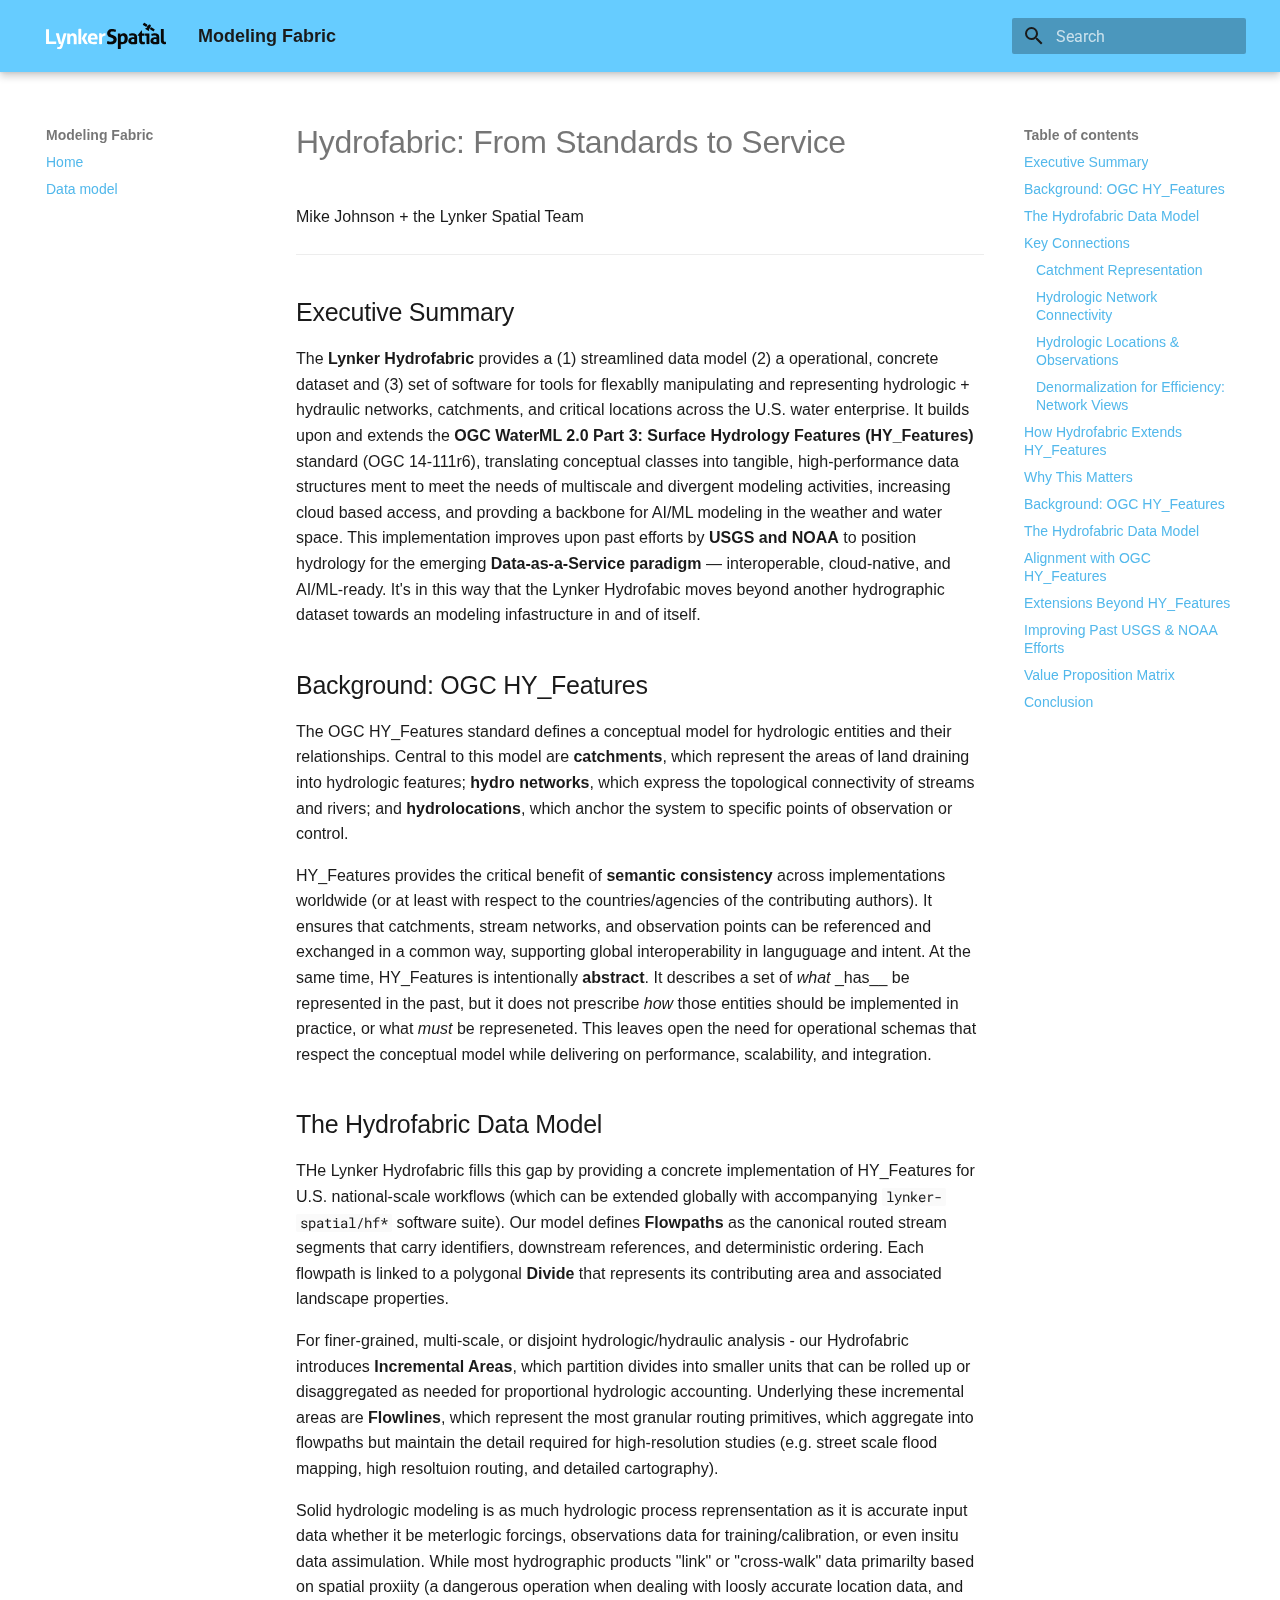
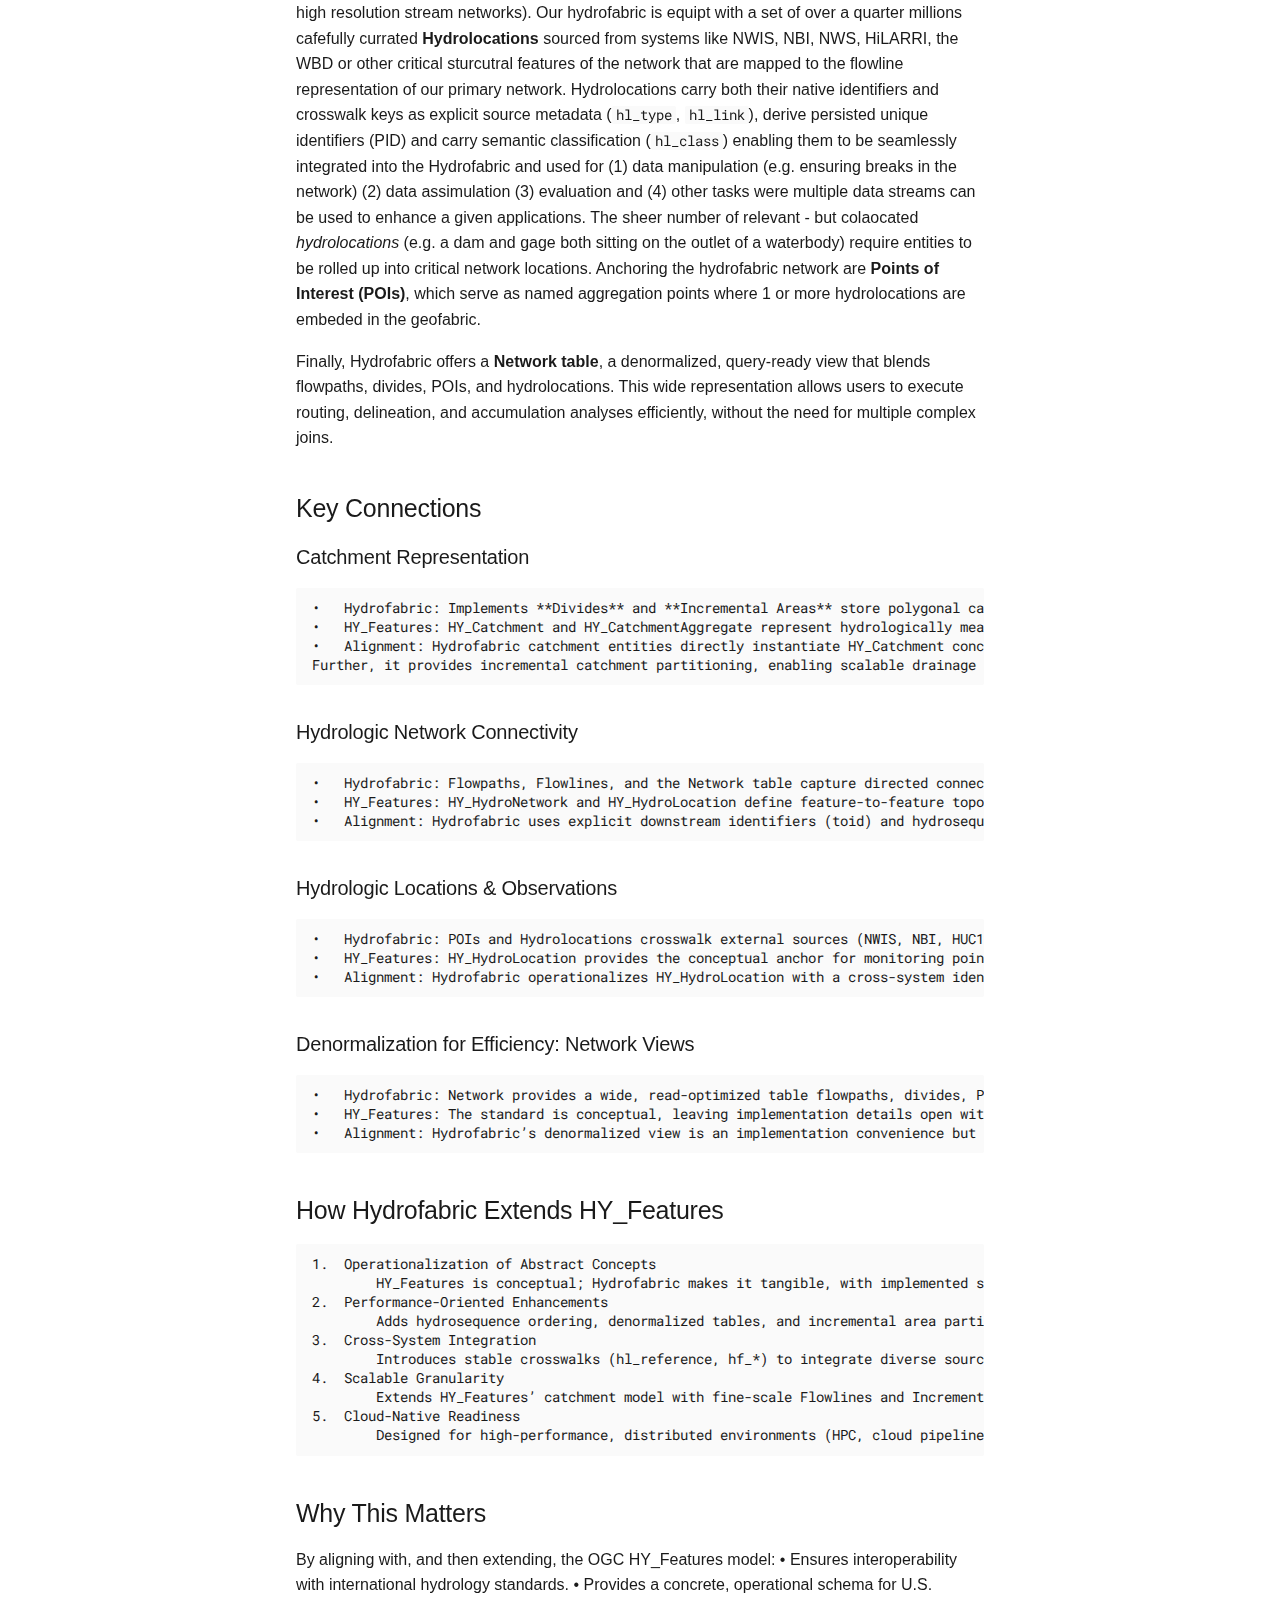
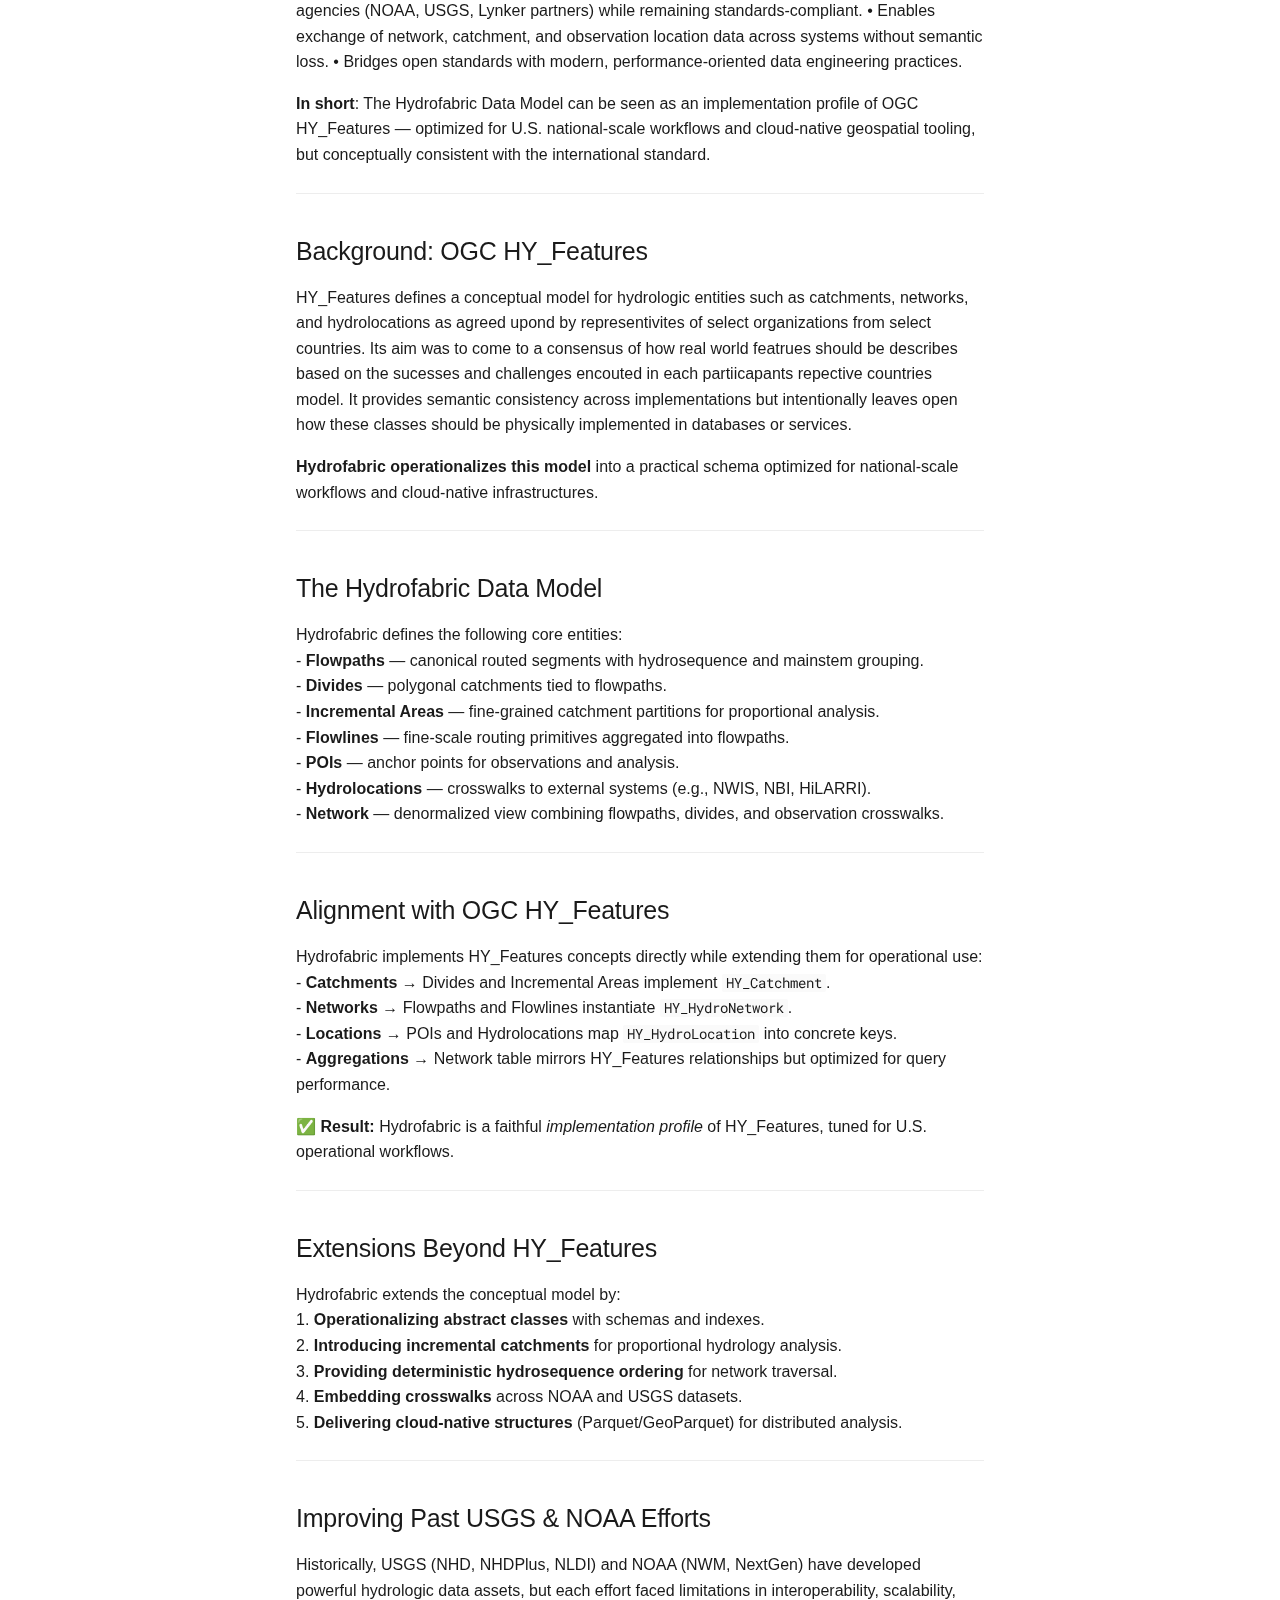
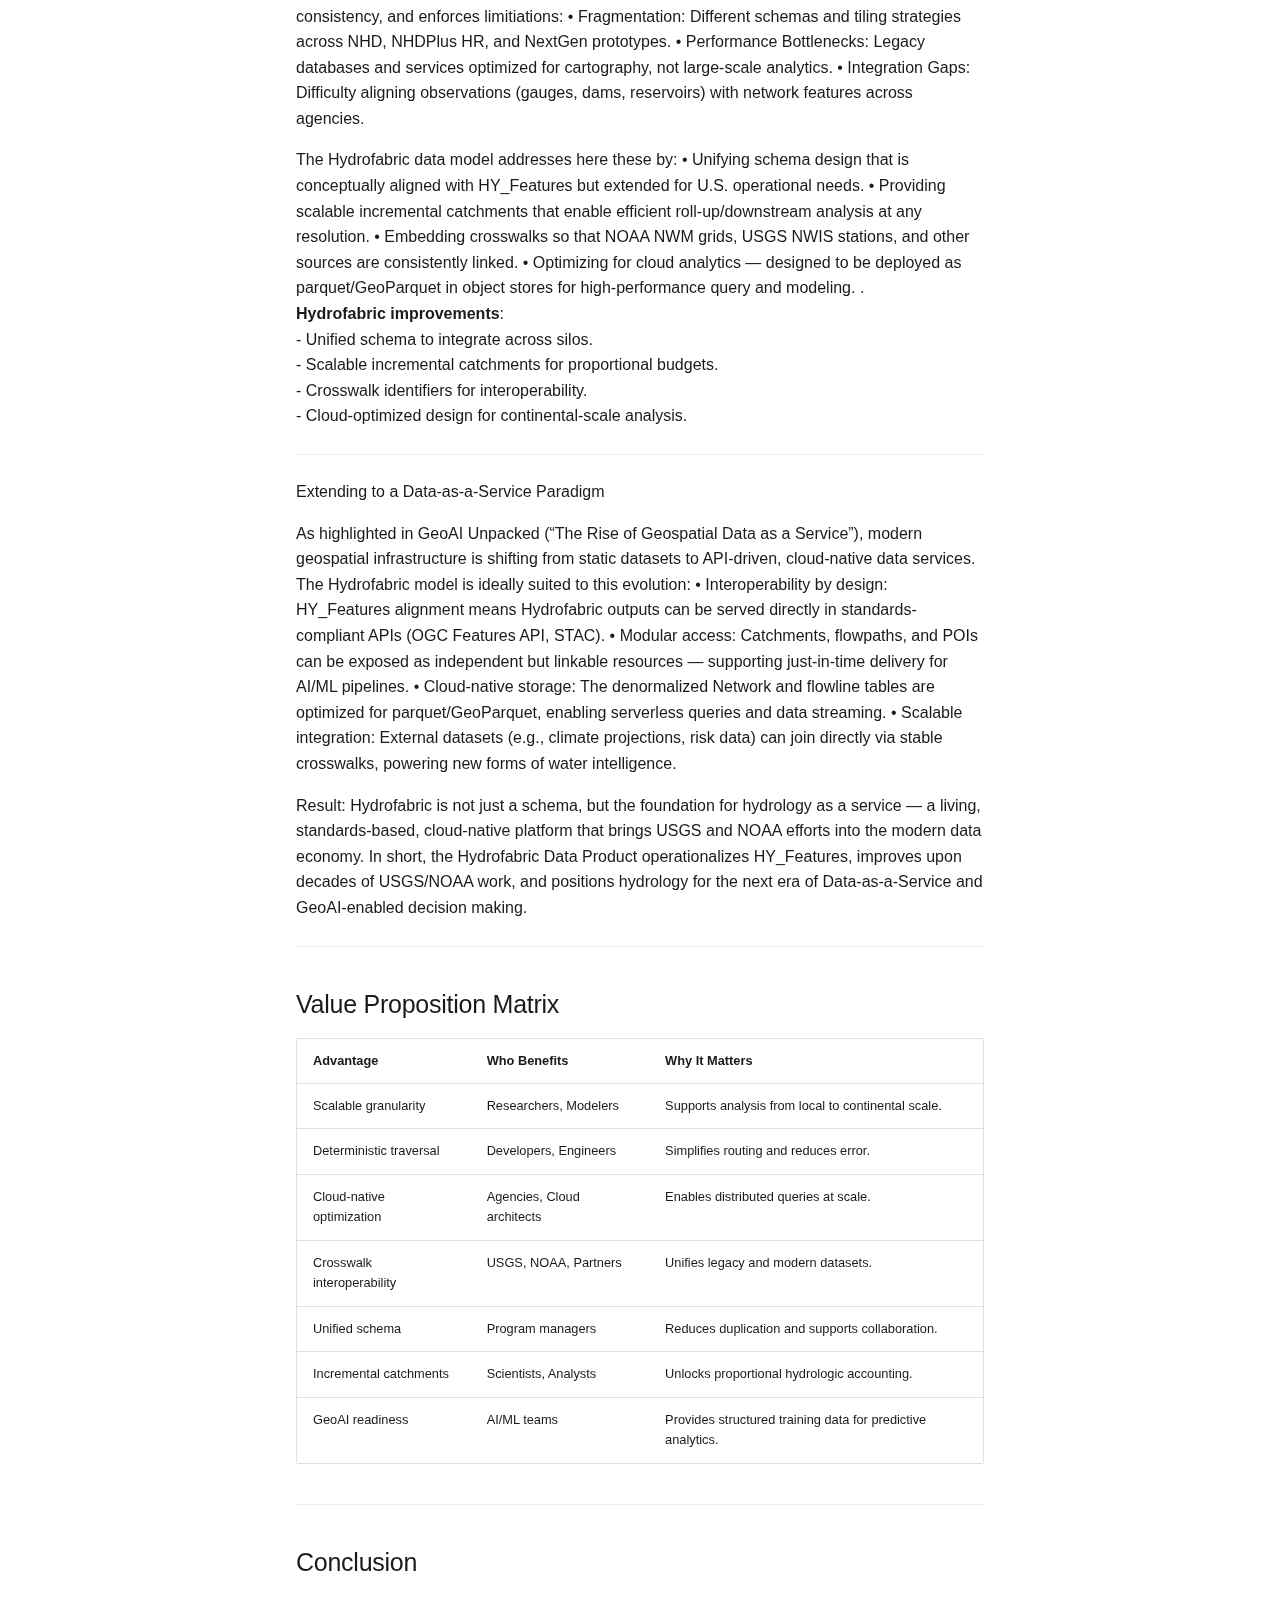
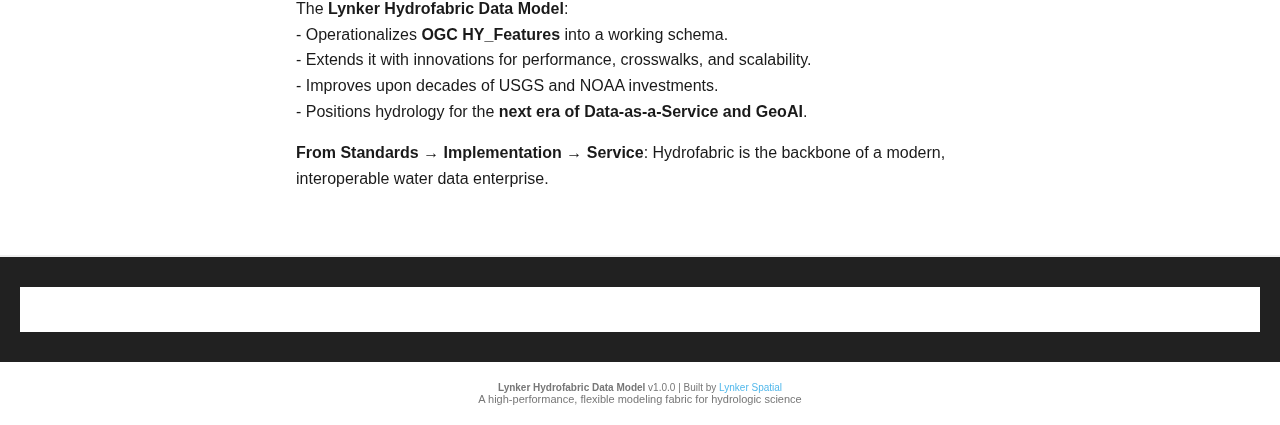
<file: index.html>
<!doctype html>
<html lang="en" class="no-js">
  <head>
    
      <meta charset="utf-8">
      <meta name="viewport" content="width=device-width,initial-scale=1">
      
      
      
        <link rel="canonical" href="https://lynker-spatial.github.io/hfdatamodel/">
      
      
      
        <link rel="next" href="data_model/">
      
      
        
      
      
      <link rel="icon" href="assets/images/favicon.png">
      <meta name="generator" content="mkdocs-1.6.1, mkdocs-material-9.7.1">
    
    
      
        <title>Modeling Fabric</title>
      
    
    
      <link rel="stylesheet" href="assets/stylesheets/main.484c7ddc.min.css">
      
      


    
    
      
    
    
      
        
        
        <link rel="preconnect" href="https://fonts.gstatic.com" crossorigin>
        <link rel="stylesheet" href="https://fonts.googleapis.com/css?family=Roboto:300,300i,400,400i,700,700i%7CRoboto+Mono:400,400i,700,700i&display=fallback">
        <style>:root{--md-text-font:"Roboto";--md-code-font:"Roboto Mono"}</style>
      
    
    
      <link rel="stylesheet" href="css/flowfabric-brand.css">
    
    <script>__md_scope=new URL(".",location),__md_hash=e=>[...e].reduce(((e,_)=>(e<<5)-e+_.charCodeAt(0)),0),__md_get=(e,_=localStorage,t=__md_scope)=>JSON.parse(_.getItem(t.pathname+"."+e)),__md_set=(e,_,t=localStorage,a=__md_scope)=>{try{t.setItem(a.pathname+"."+e,JSON.stringify(_))}catch(e){}}</script>
    
      

    
    
  </head>
  
  
    <body dir="ltr">
  
    
    <input class="md-toggle" data-md-toggle="drawer" type="checkbox" id="__drawer" autocomplete="off">
    <input class="md-toggle" data-md-toggle="search" type="checkbox" id="__search" autocomplete="off">
    <label class="md-overlay" for="__drawer"></label>
    <div data-md-component="skip">
      
        
        <a href="#hydrofabric-from-standards-to-service" class="md-skip">
          Skip to content
        </a>
      
    </div>
    <div data-md-component="announce">
      
    </div>
    
    
      

  

<header class="md-header md-header--shadow" data-md-component="header">
  <nav class="md-header__inner md-grid" aria-label="Header">
    <a href="." title="Modeling Fabric" class="md-header__button md-logo" aria-label="Modeling Fabric" data-md-component="logo">
      
  <img src="branding/logo.svg" alt="logo">

    </a>
    <label class="md-header__button md-icon" for="__drawer">
      
      <svg xmlns="http://www.w3.org/2000/svg" viewBox="0 0 24 24"><path d="M3 6h18v2H3zm0 5h18v2H3zm0 5h18v2H3z"/></svg>
    </label>
    <div class="md-header__title" data-md-component="header-title">
      <div class="md-header__ellipsis">
        <div class="md-header__topic">
          <span class="md-ellipsis">
            Modeling Fabric
          </span>
        </div>
        <div class="md-header__topic" data-md-component="header-topic">
          <span class="md-ellipsis">
            
              Home
            
          </span>
        </div>
      </div>
    </div>
    
    
      <script>var palette=__md_get("__palette");if(palette&&palette.color){if("(prefers-color-scheme)"===palette.color.media){var media=matchMedia("(prefers-color-scheme: light)"),input=document.querySelector(media.matches?"[data-md-color-media='(prefers-color-scheme: light)']":"[data-md-color-media='(prefers-color-scheme: dark)']");palette.color.media=input.getAttribute("data-md-color-media"),palette.color.scheme=input.getAttribute("data-md-color-scheme"),palette.color.primary=input.getAttribute("data-md-color-primary"),palette.color.accent=input.getAttribute("data-md-color-accent")}for(var[key,value]of Object.entries(palette.color))document.body.setAttribute("data-md-color-"+key,value)}</script>
    
    
    
      
      
        <label class="md-header__button md-icon" for="__search">
          
          <svg xmlns="http://www.w3.org/2000/svg" viewBox="0 0 24 24"><path d="M9.5 3A6.5 6.5 0 0 1 16 9.5c0 1.61-.59 3.09-1.56 4.23l.27.27h.79l5 5-1.5 1.5-5-5v-.79l-.27-.27A6.52 6.52 0 0 1 9.5 16 6.5 6.5 0 0 1 3 9.5 6.5 6.5 0 0 1 9.5 3m0 2C7 5 5 7 5 9.5S7 14 9.5 14 14 12 14 9.5 12 5 9.5 5"/></svg>
        </label>
        <div class="md-search" data-md-component="search" role="dialog">
  <label class="md-search__overlay" for="__search"></label>
  <div class="md-search__inner" role="search">
    <form class="md-search__form" name="search">
      <input type="text" class="md-search__input" name="query" aria-label="Search" placeholder="Search" autocapitalize="off" autocorrect="off" autocomplete="off" spellcheck="false" data-md-component="search-query" required>
      <label class="md-search__icon md-icon" for="__search">
        
        <svg xmlns="http://www.w3.org/2000/svg" viewBox="0 0 24 24"><path d="M9.5 3A6.5 6.5 0 0 1 16 9.5c0 1.61-.59 3.09-1.56 4.23l.27.27h.79l5 5-1.5 1.5-5-5v-.79l-.27-.27A6.52 6.52 0 0 1 9.5 16 6.5 6.5 0 0 1 3 9.5 6.5 6.5 0 0 1 9.5 3m0 2C7 5 5 7 5 9.5S7 14 9.5 14 14 12 14 9.5 12 5 9.5 5"/></svg>
        
        <svg xmlns="http://www.w3.org/2000/svg" viewBox="0 0 24 24"><path d="M20 11v2H8l5.5 5.5-1.42 1.42L4.16 12l7.92-7.92L13.5 5.5 8 11z"/></svg>
      </label>
      <nav class="md-search__options" aria-label="Search">
        
        <button type="reset" class="md-search__icon md-icon" title="Clear" aria-label="Clear" tabindex="-1">
          
          <svg xmlns="http://www.w3.org/2000/svg" viewBox="0 0 24 24"><path d="M19 6.41 17.59 5 12 10.59 6.41 5 5 6.41 10.59 12 5 17.59 6.41 19 12 13.41 17.59 19 19 17.59 13.41 12z"/></svg>
        </button>
      </nav>
      
    </form>
    <div class="md-search__output">
      <div class="md-search__scrollwrap" tabindex="0" data-md-scrollfix>
        <div class="md-search-result" data-md-component="search-result">
          <div class="md-search-result__meta">
            Initializing search
          </div>
          <ol class="md-search-result__list" role="presentation"></ol>
        </div>
      </div>
    </div>
  </div>
</div>
      
    
    
  </nav>
  
</header>
    
    <div class="md-container" data-md-component="container">
      
      
        
          
        
      
      <main class="md-main" data-md-component="main">
        <div class="md-main__inner md-grid">
          
            
              
              <div class="md-sidebar md-sidebar--primary" data-md-component="sidebar" data-md-type="navigation" >
                <div class="md-sidebar__scrollwrap">
                  <div class="md-sidebar__inner">
                    



<nav class="md-nav md-nav--primary" aria-label="Navigation" data-md-level="0">
  <label class="md-nav__title" for="__drawer">
    <a href="." title="Modeling Fabric" class="md-nav__button md-logo" aria-label="Modeling Fabric" data-md-component="logo">
      
  <img src="branding/logo.svg" alt="logo">

    </a>
    Modeling Fabric
  </label>
  
  <ul class="md-nav__list" data-md-scrollfix>
    
      
      
  
  
    
  
  
  
    <li class="md-nav__item md-nav__item--active">
      
      <input class="md-nav__toggle md-toggle" type="checkbox" id="__toc">
      
      
        
      
      
        <label class="md-nav__link md-nav__link--active" for="__toc">
          
  
  
  <span class="md-ellipsis">
    
  
    Home
  

    
  </span>
  
  

          <span class="md-nav__icon md-icon"></span>
        </label>
      
      <a href="." class="md-nav__link md-nav__link--active">
        
  
  
  <span class="md-ellipsis">
    
  
    Home
  

    
  </span>
  
  

      </a>
      
        

<nav class="md-nav md-nav--secondary" aria-label="Table of contents">
  
  
  
    
  
  
    <label class="md-nav__title" for="__toc">
      <span class="md-nav__icon md-icon"></span>
      Table of contents
    </label>
    <ul class="md-nav__list" data-md-component="toc" data-md-scrollfix>
      
        <li class="md-nav__item">
  <a href="#executive-summary" class="md-nav__link">
    <span class="md-ellipsis">
      
        Executive Summary
      
    </span>
  </a>
  
</li>
      
        <li class="md-nav__item">
  <a href="#background-ogc-hy_features" class="md-nav__link">
    <span class="md-ellipsis">
      
        Background: OGC HY_Features
      
    </span>
  </a>
  
</li>
      
        <li class="md-nav__item">
  <a href="#the-hydrofabric-data-model" class="md-nav__link">
    <span class="md-ellipsis">
      
        The Hydrofabric Data Model
      
    </span>
  </a>
  
</li>
      
        <li class="md-nav__item">
  <a href="#key-connections" class="md-nav__link">
    <span class="md-ellipsis">
      
        Key Connections
      
    </span>
  </a>
  
    <nav class="md-nav" aria-label="Key Connections">
      <ul class="md-nav__list">
        
          <li class="md-nav__item">
  <a href="#catchment-representation" class="md-nav__link">
    <span class="md-ellipsis">
      
        Catchment Representation
      
    </span>
  </a>
  
</li>
        
          <li class="md-nav__item">
  <a href="#hydrologic-network-connectivity" class="md-nav__link">
    <span class="md-ellipsis">
      
        Hydrologic Network Connectivity
      
    </span>
  </a>
  
</li>
        
          <li class="md-nav__item">
  <a href="#hydrologic-locations-observations" class="md-nav__link">
    <span class="md-ellipsis">
      
        Hydrologic Locations &amp; Observations
      
    </span>
  </a>
  
</li>
        
          <li class="md-nav__item">
  <a href="#denormalization-for-efficiency-network-views" class="md-nav__link">
    <span class="md-ellipsis">
      
        Denormalization for Efficiency: Network Views
      
    </span>
  </a>
  
</li>
        
      </ul>
    </nav>
  
</li>
      
        <li class="md-nav__item">
  <a href="#how-hydrofabric-extends-hy_features" class="md-nav__link">
    <span class="md-ellipsis">
      
        How Hydrofabric Extends HY_Features
      
    </span>
  </a>
  
</li>
      
        <li class="md-nav__item">
  <a href="#why-this-matters" class="md-nav__link">
    <span class="md-ellipsis">
      
        Why This Matters
      
    </span>
  </a>
  
</li>
      
        <li class="md-nav__item">
  <a href="#background-ogc-hy_features_1" class="md-nav__link">
    <span class="md-ellipsis">
      
        Background: OGC HY_Features
      
    </span>
  </a>
  
</li>
      
        <li class="md-nav__item">
  <a href="#the-hydrofabric-data-model_1" class="md-nav__link">
    <span class="md-ellipsis">
      
        The Hydrofabric Data Model
      
    </span>
  </a>
  
</li>
      
        <li class="md-nav__item">
  <a href="#alignment-with-ogc-hy_features" class="md-nav__link">
    <span class="md-ellipsis">
      
        Alignment with OGC HY_Features
      
    </span>
  </a>
  
</li>
      
        <li class="md-nav__item">
  <a href="#extensions-beyond-hy_features" class="md-nav__link">
    <span class="md-ellipsis">
      
        Extensions Beyond HY_Features
      
    </span>
  </a>
  
</li>
      
        <li class="md-nav__item">
  <a href="#improving-past-usgs-noaa-efforts" class="md-nav__link">
    <span class="md-ellipsis">
      
        Improving Past USGS &amp; NOAA Efforts
      
    </span>
  </a>
  
</li>
      
        <li class="md-nav__item">
  <a href="#value-proposition-matrix" class="md-nav__link">
    <span class="md-ellipsis">
      
        Value Proposition Matrix
      
    </span>
  </a>
  
</li>
      
        <li class="md-nav__item">
  <a href="#conclusion" class="md-nav__link">
    <span class="md-ellipsis">
      
        Conclusion
      
    </span>
  </a>
  
</li>
      
    </ul>
  
</nav>
      
    </li>
  

    
      
      
  
  
  
  
    <li class="md-nav__item">
      <a href="data_model/" class="md-nav__link">
        
  
  
  <span class="md-ellipsis">
    
  
    Data model
  

    
  </span>
  
  

      </a>
    </li>
  

    
  </ul>
</nav>
                  </div>
                </div>
              </div>
            
            
              
              <div class="md-sidebar md-sidebar--secondary" data-md-component="sidebar" data-md-type="toc" >
                <div class="md-sidebar__scrollwrap">
                  <div class="md-sidebar__inner">
                    

<nav class="md-nav md-nav--secondary" aria-label="Table of contents">
  
  
  
    
  
  
    <label class="md-nav__title" for="__toc">
      <span class="md-nav__icon md-icon"></span>
      Table of contents
    </label>
    <ul class="md-nav__list" data-md-component="toc" data-md-scrollfix>
      
        <li class="md-nav__item">
  <a href="#executive-summary" class="md-nav__link">
    <span class="md-ellipsis">
      
        Executive Summary
      
    </span>
  </a>
  
</li>
      
        <li class="md-nav__item">
  <a href="#background-ogc-hy_features" class="md-nav__link">
    <span class="md-ellipsis">
      
        Background: OGC HY_Features
      
    </span>
  </a>
  
</li>
      
        <li class="md-nav__item">
  <a href="#the-hydrofabric-data-model" class="md-nav__link">
    <span class="md-ellipsis">
      
        The Hydrofabric Data Model
      
    </span>
  </a>
  
</li>
      
        <li class="md-nav__item">
  <a href="#key-connections" class="md-nav__link">
    <span class="md-ellipsis">
      
        Key Connections
      
    </span>
  </a>
  
    <nav class="md-nav" aria-label="Key Connections">
      <ul class="md-nav__list">
        
          <li class="md-nav__item">
  <a href="#catchment-representation" class="md-nav__link">
    <span class="md-ellipsis">
      
        Catchment Representation
      
    </span>
  </a>
  
</li>
        
          <li class="md-nav__item">
  <a href="#hydrologic-network-connectivity" class="md-nav__link">
    <span class="md-ellipsis">
      
        Hydrologic Network Connectivity
      
    </span>
  </a>
  
</li>
        
          <li class="md-nav__item">
  <a href="#hydrologic-locations-observations" class="md-nav__link">
    <span class="md-ellipsis">
      
        Hydrologic Locations &amp; Observations
      
    </span>
  </a>
  
</li>
        
          <li class="md-nav__item">
  <a href="#denormalization-for-efficiency-network-views" class="md-nav__link">
    <span class="md-ellipsis">
      
        Denormalization for Efficiency: Network Views
      
    </span>
  </a>
  
</li>
        
      </ul>
    </nav>
  
</li>
      
        <li class="md-nav__item">
  <a href="#how-hydrofabric-extends-hy_features" class="md-nav__link">
    <span class="md-ellipsis">
      
        How Hydrofabric Extends HY_Features
      
    </span>
  </a>
  
</li>
      
        <li class="md-nav__item">
  <a href="#why-this-matters" class="md-nav__link">
    <span class="md-ellipsis">
      
        Why This Matters
      
    </span>
  </a>
  
</li>
      
        <li class="md-nav__item">
  <a href="#background-ogc-hy_features_1" class="md-nav__link">
    <span class="md-ellipsis">
      
        Background: OGC HY_Features
      
    </span>
  </a>
  
</li>
      
        <li class="md-nav__item">
  <a href="#the-hydrofabric-data-model_1" class="md-nav__link">
    <span class="md-ellipsis">
      
        The Hydrofabric Data Model
      
    </span>
  </a>
  
</li>
      
        <li class="md-nav__item">
  <a href="#alignment-with-ogc-hy_features" class="md-nav__link">
    <span class="md-ellipsis">
      
        Alignment with OGC HY_Features
      
    </span>
  </a>
  
</li>
      
        <li class="md-nav__item">
  <a href="#extensions-beyond-hy_features" class="md-nav__link">
    <span class="md-ellipsis">
      
        Extensions Beyond HY_Features
      
    </span>
  </a>
  
</li>
      
        <li class="md-nav__item">
  <a href="#improving-past-usgs-noaa-efforts" class="md-nav__link">
    <span class="md-ellipsis">
      
        Improving Past USGS &amp; NOAA Efforts
      
    </span>
  </a>
  
</li>
      
        <li class="md-nav__item">
  <a href="#value-proposition-matrix" class="md-nav__link">
    <span class="md-ellipsis">
      
        Value Proposition Matrix
      
    </span>
  </a>
  
</li>
      
        <li class="md-nav__item">
  <a href="#conclusion" class="md-nav__link">
    <span class="md-ellipsis">
      
        Conclusion
      
    </span>
  </a>
  
</li>
      
    </ul>
  
</nav>
                  </div>
                </div>
              </div>
            
          
          
            <div class="md-content" data-md-component="content">
              
              <article class="md-content__inner md-typeset">
                
                  



<h1 id="hydrofabric-from-standards-to-service">Hydrofabric: From Standards to Service</h1>
<p>Mike Johnson + the Lynker Spatial Team</p>
<hr />
<h2 id="executive-summary">Executive Summary</h2>
<p>The <strong>Lynker Hydrofabric</strong> provides a (1) streamlined data model (2) a operational, concrete dataset and (3) set of software for tools for flexablly manipulating and representing hydrologic + hydraulic networks, catchments, and critical locations across the U.S. water enterprise. It builds upon and extends the <strong>OGC WaterML 2.0 Part 3: Surface Hydrology Features (HY_Features)</strong> standard (OGC 14-111r6), translating conceptual classes into tangible, high-performance data structures ment to meet the needs of multiscale and divergent modeling activities, increasing cloud based access, and provding a backbone for AI/ML modeling in the weather and water space.  This implementation improves upon past efforts by <strong>USGS and NOAA</strong> to position hydrology for the emerging <strong>Data-as-a-Service paradigm</strong> — interoperable, cloud-native, and AI/ML-ready.  It's in this way that the Lynker Hydrofabic moves beyond another hydrographic dataset towards an modeling infastructure in and of itself.</p>
<h2 id="background-ogc-hy_features">Background: OGC HY_Features</h2>
<p>The OGC HY_Features standard defines a conceptual model for hydrologic entities and their relationships. Central to this model are <strong>catchments</strong>, which represent the areas of land draining into hydrologic features; <strong>hydro networks</strong>, which express the topological connectivity of streams and rivers; and <strong>hydrolocations</strong>, which anchor the system to specific points of observation or control.  </p>
<p>HY_Features provides the critical benefit of <strong>semantic consistency</strong> across implementations worldwide (or at least with respect to the countries/agencies of the contributing authors). It ensures that catchments, stream networks, and observation points can be referenced and exchanged in a common way, supporting global interoperability in languguage and intent. At the same time, HY_Features is intentionally <strong>abstract</strong>. It describes a set of <em>what</em> _has__ be represented in the past, but it does not prescribe <em>how</em> those entities should be implemented in practice, or what <em>must</em> be represeneted. This leaves open the need for operational schemas that respect the conceptual model while delivering on performance, scalability, and integration.  </p>
<h2 id="the-hydrofabric-data-model">The Hydrofabric Data Model</h2>
<p>THe Lynker Hydrofabric fills this gap by providing a concrete implementation of HY_Features for U.S. national-scale workflows (which can be extended globally with accompanying <code>lynker-spatial/hf*</code> software suite). Our model defines <strong>Flowpaths</strong> as the canonical routed stream segments that carry identifiers, downstream references, and deterministic  ordering. Each flowpath is linked to a polygonal <strong>Divide</strong> that represents its contributing area and associated landscape properties.  </p>
<p>For finer-grained, multi-scale, or disjoint hydrologic/hydraulic analysis - our Hydrofabric introduces <strong>Incremental Areas</strong>, which partition divides into smaller units that can be rolled up or disaggregated as needed for proportional hydrologic accounting. Underlying these incremental areas are <strong>Flowlines</strong>, which represent the most granular routing primitives, which aggregate into flowpaths but maintain the detail required for high-resolution studies (e.g. street scale flood mapping, high resoltuion routing, and detailed cartography).  </p>
<p>Solid hydrologic modeling is as much hydrologic process reprensentation as it is accurate input data whether it be meterlogic forcings, observations data for training/calibration, or even insitu data assimulation. While most hydrographic products "link" or "cross-walk" data primarilty based on spatial proxiity (a dangerous operation when dealing with loosly accurate location data, and high resolution stream networks). Our hydrofabric is equipt with a set of over a quarter millions cafefully currated <strong>Hydrolocations</strong> sourced from systems like NWIS, NBI, NWS, HiLARRI, the WBD or other critical sturcutral features of the network that are mapped to the flowline representation of our primary network. Hydrolocations carry both their native identifiers and crosswalk keys as explicit source metadata (<code>hl_type</code>, <code>hl_link</code>), derive persisted unique identifiers (PID) and carry semantic classification (<code>hl_class</code>) enabling them to be seamlessly integrated into the Hydrofabric and used for (1) data manipulation (e.g. ensuring breaks in the network) (2) data assimulation (3) evaluation and (4) other tasks were multiple data streams can be used to enhance a given applications. The sheer number of relevant - but colaocated <em>hydrolocations</em> (e.g. a dam and gage both sitting on the outlet of a waterbody) require entities to be rolled up into critical network locations. Anchoring the hydrofabric network are <strong>Points of Interest (POIs)</strong>, which serve as named aggregation points where 1 or more hydrolocations are embeded in the geofabric.</p>
<p>Finally, Hydrofabric offers a <strong>Network table</strong>, a denormalized, query-ready view that blends flowpaths, divides, POIs, and hydrolocations. This wide representation allows users to execute routing, delineation, and accumulation analyses efficiently, without the need for multiple complex joins.  </p>
<h2 id="key-connections">Key Connections</h2>
<h3 id="catchment-representation">Catchment Representation</h3>
<pre><code>•   Hydrofabric: Implements **Divides** and **Incremental Areas** store polygonal catchments with attributes (e.g., areasqkm, type) tied directly to  **flowpaths** and **flowlines**.
•   HY_Features: HY_Catchment and HY_CatchmentAggregate represent hydrologically meaningful drainage units.
•   Alignment: Hydrofabric catchment entities directly instantiate HY_Catchment concepts, supporting both atomic and aggregated delineations.  
Further, it provides incremental catchment partitioning, enabling scalable drainage aggregation and proportional accounting not specified in HY_Features.
</code></pre>
<h3 id="hydrologic-network-connectivity">Hydrologic Network Connectivity</h3>
<pre><code>•   Hydrofabric: Flowpaths, Flowlines, and the Network table capture directed connectivity, hydrosequence, and mainstem grouping.
•   HY_Features: HY_HydroNetwork and HY_HydroLocation define feature-to-feature topological connectivity.
•   Alignment: Hydrofabric uses explicit downstream identifiers (toid) and hydrosequence ordering, consistent with HY_Features’ graph-based model.
</code></pre>
<h3 id="hydrologic-locations-observations">Hydrologic Locations &amp; Observations</h3>
<pre><code>•   Hydrofabric: POIs and Hydrolocations crosswalk external sources (NWIS, NBI, HUC12, HiLARRI) into unified references (hl_reference).
•   HY_Features: HY_HydroLocation provides the conceptual anchor for monitoring points, dams, and confluences.
•   Alignment: Hydrofabric operationalizes HY_HydroLocation with a cross-system identifier strategy to integrate diverse data sources.
</code></pre>
<h3 id="denormalization-for-efficiency-network-views">Denormalization for Efficiency: Network Views</h3>
<pre><code>•   Hydrofabric: Network provides a wide, read-optimized table flowpaths, divides, POIs, hydrolocations, and external Hydrofabric (hf_*) crosswalks.
•   HY_Features: The standard is conceptual, leaving implementation details open with no prescribed performance optimizations.
•   Alignment: Hydrofabric’s denormalized view is an implementation convenience but remains fully mappable to HY_Features feature classes.
</code></pre>
<h2 id="how-hydrofabric-extends-hy_features">How Hydrofabric Extends HY_Features</h2>
<pre><code>1.  Operationalization of Abstract Concepts
        HY_Features is conceptual; Hydrofabric makes it tangible, with implemented schemas, SQL-friendly keys, and normalized IDs.
2.  Performance-Oriented Enhancements
        Adds hydrosequence ordering, denormalized tables, and incremental area partitions for efficient network traversal and large-scale analytics.
3.  Cross-System Integration
        Introduces stable crosswalks (hl_reference, hf_*) to integrate diverse source systems, enabling interoperability across U.S. agency datasets.
4.  Scalable Granularity
        Extends HY_Features’ catchment model with fine-scale Flowlines and Incremental Areas that support aggregation/disaggregation workflows.
5.  Cloud-Native Readiness
        Designed for high-performance, distributed environments (HPC, cloud pipelines), beyond the scope of HY_Features’ conceptual framework.
</code></pre>
<h2 id="why-this-matters">Why This Matters</h2>
<p>By aligning with, and then extending, the OGC HY_Features model:
    •   Ensures interoperability with international hydrology standards.
    •   Provides a concrete, operational schema for U.S. agencies (NOAA, USGS, Lynker partners) while remaining standards-compliant.
    •   Enables exchange of network, catchment, and observation location data across systems without semantic loss.
    •   Bridges open standards with modern, performance-oriented data engineering practices.</p>
<p><strong>In short</strong>: The Hydrofabric Data Model can be seen as an implementation profile of OGC HY_Features — optimized for U.S. national-scale workflows and cloud-native geospatial tooling, but conceptually consistent with the international standard.</p>
<hr />
<h2 id="background-ogc-hy_features_1">Background: OGC HY_Features</h2>
<p>HY_Features defines a conceptual model for hydrologic entities such as catchments, networks, and hydrolocations as agreed upond by representivites of select organizations from select countries. Its aim was to come to a consensus of how real world featrues should be describes based on the sucesses and challenges encouted in each partiicapants repective countries model. It provides semantic consistency across implementations but intentionally leaves open how these classes should be physically implemented in databases or services.  </p>
<p><strong>Hydrofabric operationalizes this model</strong> into a practical schema optimized for national-scale workflows and cloud-native infrastructures.</p>
<hr />
<h2 id="the-hydrofabric-data-model_1">The Hydrofabric Data Model</h2>
<p>Hydrofabric defines the following core entities:<br />
- <strong>Flowpaths</strong> — canonical routed segments with hydrosequence and mainstem grouping.<br />
- <strong>Divides</strong> — polygonal catchments tied to flowpaths.<br />
- <strong>Incremental Areas</strong> — fine-grained catchment partitions for proportional analysis.<br />
- <strong>Flowlines</strong> — fine-scale routing primitives aggregated into flowpaths.<br />
- <strong>POIs</strong> — anchor points for observations and analysis.<br />
- <strong>Hydrolocations</strong> — crosswalks to external systems (e.g., NWIS, NBI, HiLARRI).<br />
- <strong>Network</strong> — denormalized view combining flowpaths, divides, and observation crosswalks.  </p>
<hr />
<h2 id="alignment-with-ogc-hy_features">Alignment with OGC HY_Features</h2>
<p>Hydrofabric implements HY_Features concepts directly while extending them for operational use:<br />
- <strong>Catchments</strong> → Divides and Incremental Areas implement <code>HY_Catchment</code>.<br />
- <strong>Networks</strong> → Flowpaths and Flowlines instantiate <code>HY_HydroNetwork</code>.<br />
- <strong>Locations</strong> → POIs and Hydrolocations map <code>HY_HydroLocation</code> into concrete keys.<br />
- <strong>Aggregations</strong> → Network table mirrors HY_Features relationships but optimized for query performance.  </p>
<p>✅ <strong>Result:</strong> Hydrofabric is a faithful <em>implementation profile</em> of HY_Features, tuned for U.S. operational workflows.  </p>
<hr />
<h2 id="extensions-beyond-hy_features">Extensions Beyond HY_Features</h2>
<p>Hydrofabric extends the conceptual model by:<br />
1. <strong>Operationalizing abstract classes</strong> with schemas and indexes.<br />
2. <strong>Introducing incremental catchments</strong> for proportional hydrology analysis.<br />
3. <strong>Providing deterministic hydrosequence ordering</strong> for network traversal.<br />
4. <strong>Embedding crosswalks</strong> across NOAA and USGS datasets.<br />
5. <strong>Delivering cloud-native structures</strong> (Parquet/GeoParquet) for distributed analysis.  </p>
<hr />
<h2 id="improving-past-usgs-noaa-efforts">Improving Past USGS &amp; NOAA Efforts</h2>
<p>Historically, USGS (NHD, NHDPlus, NLDI) and NOAA (NWM, NextGen) have developed powerful hydrologic data assets, but each effort faced limitations in interoperability, scalability, consistency, and enforces limitiations:
    •   Fragmentation: Different schemas and tiling strategies across NHD, NHDPlus HR, and NextGen prototypes.
    •   Performance Bottlenecks: Legacy databases and services optimized for cartography, not large-scale analytics.
    •   Integration Gaps: Difficulty aligning observations (gauges, dams, reservoirs) with network features across agencies.</p>
<p>The Hydrofabric data model addresses here these by:
    •   Unifying schema design that is conceptually aligned with HY_Features but extended for U.S. operational needs.
    •   Providing scalable incremental catchments that enable efficient roll-up/downstream analysis at any resolution.
    •   Embedding crosswalks so that NOAA NWM grids, USGS NWIS stations, and other sources are consistently linked.
    •   Optimizing for cloud analytics — designed to be deployed as parquet/GeoParquet in object stores for high-performance query and modeling.
.<br />
<strong>Hydrofabric improvements</strong>:<br />
- Unified schema to integrate across silos.<br />
- Scalable incremental catchments for proportional budgets.<br />
- Crosswalk identifiers for interoperability.<br />
- Cloud-optimized design for continental-scale analysis.  </p>
<hr />
<p>Extending to a Data-as-a-Service Paradigm</p>
<p>As highlighted in GeoAI Unpacked (“The Rise of Geospatial Data as a Service”), modern geospatial infrastructure is shifting from static datasets to API-driven, cloud-native data services. The Hydrofabric model is ideally suited to this evolution:
    •   Interoperability by design: HY_Features alignment means Hydrofabric outputs can be served directly in standards-compliant APIs (OGC Features API, STAC).
    •   Modular access: Catchments, flowpaths, and POIs can be exposed as independent but linkable resources — supporting just-in-time delivery for AI/ML pipelines.
    •   Cloud-native storage: The denormalized Network and flowline tables are optimized for parquet/GeoParquet, enabling serverless queries and data streaming.
    •   Scalable integration: External datasets (e.g., climate projections, risk data) can join directly via stable crosswalks, powering new forms of water intelligence.</p>
<p>Result: Hydrofabric is not just a schema, but the foundation for hydrology as a service — a living, standards-based, cloud-native platform that brings USGS and NOAA efforts into the modern data economy. In short, the Hydrofabric Data Product operationalizes HY_Features, improves upon decades of USGS/NOAA work, and positions hydrology for the next era of Data-as-a-Service and GeoAI-enabled decision making.</p>
<hr />
<h2 id="value-proposition-matrix">Value Proposition Matrix</h2>
<table>
<thead>
<tr>
<th><strong>Advantage</strong></th>
<th><strong>Who Benefits</strong></th>
<th><strong>Why It Matters</strong></th>
</tr>
</thead>
<tbody>
<tr>
<td>Scalable granularity</td>
<td>Researchers, Modelers</td>
<td>Supports analysis from local to continental scale.</td>
</tr>
<tr>
<td>Deterministic traversal</td>
<td>Developers, Engineers</td>
<td>Simplifies routing and reduces error.</td>
</tr>
<tr>
<td>Cloud-native optimization</td>
<td>Agencies, Cloud architects</td>
<td>Enables distributed queries at scale.</td>
</tr>
<tr>
<td>Crosswalk interoperability</td>
<td>USGS, NOAA, Partners</td>
<td>Unifies legacy and modern datasets.</td>
</tr>
<tr>
<td>Unified schema</td>
<td>Program managers</td>
<td>Reduces duplication and supports collaboration.</td>
</tr>
<tr>
<td>Incremental catchments</td>
<td>Scientists, Analysts</td>
<td>Unlocks proportional hydrologic accounting.</td>
</tr>
<tr>
<td>GeoAI readiness</td>
<td>AI/ML teams</td>
<td>Provides structured training data for predictive analytics.</td>
</tr>
</tbody>
</table>
<hr />
<h2 id="conclusion">Conclusion</h2>
<p>The <strong>Lynker Hydrofabric Data Model</strong>:<br />
- Operationalizes <strong>OGC HY_Features</strong> into a working schema.<br />
- Extends it with innovations for performance, crosswalks, and scalability.<br />
- Improves upon decades of USGS and NOAA investments.<br />
- Positions hydrology for the <strong>next era of Data-as-a-Service and GeoAI</strong>.  </p>
<p><strong>From Standards → Implementation → Service</strong>: Hydrofabric is the backbone of a modern, interoperable water data enterprise.  </p>












                
              </article>
            </div>
          
          
<script>var target=document.getElementById(location.hash.slice(1));target&&target.name&&(target.checked=target.name.startsWith("__tabbed_"))</script>
        </div>
        
      </main>
      
  
        <footer class="md-footer">
  
  <div class="md-footer-meta md-typeset">
    <div class="md-footer-meta__inner md-grid">
      <div class="md-copyright">
  
  
    Made with
    <a href="https://squidfunk.github.io/mkdocs-material/" target="_blank" rel="noopener">
      Material for MkDocs
    </a>
  
</div>
      
    </div>
  </div>
</footer>
      
  <div class="md-footer-custom" style="text-align: center; margin: 2em 0; color: #777; font-family: 'Inter', 'Arial', sans-serif;">
  <strong>Lynker Hydrofabric Data Model</strong> v1.0.0 | Built by <a href="https://lynker-spatial.github.io/hfdatamodel/" style="color: #52b8eb; text-decoration: none;">Lynker Spatial</a><br>
  <span style="font-size: 1.1em;">A high-performance, flexible modeling fabric for hydrologic science</span>
</div>

    </div>
    <div class="md-dialog" data-md-component="dialog">
      <div class="md-dialog__inner md-typeset"></div>
    </div>
    
    
    
      
      
      <script id="__config" type="application/json">{"annotate": null, "base": ".", "features": [], "search": "assets/javascripts/workers/search.2c215733.min.js", "tags": null, "translations": {"clipboard.copied": "Copied to clipboard", "clipboard.copy": "Copy to clipboard", "search.result.more.one": "1 more on this page", "search.result.more.other": "# more on this page", "search.result.none": "No matching documents", "search.result.one": "1 matching document", "search.result.other": "# matching documents", "search.result.placeholder": "Type to start searching", "search.result.term.missing": "Missing", "select.version": "Select version"}, "version": null}</script>
    
    
      <script src="assets/javascripts/bundle.79ae519e.min.js"></script>
      
    
  </body>
</html>
</file>
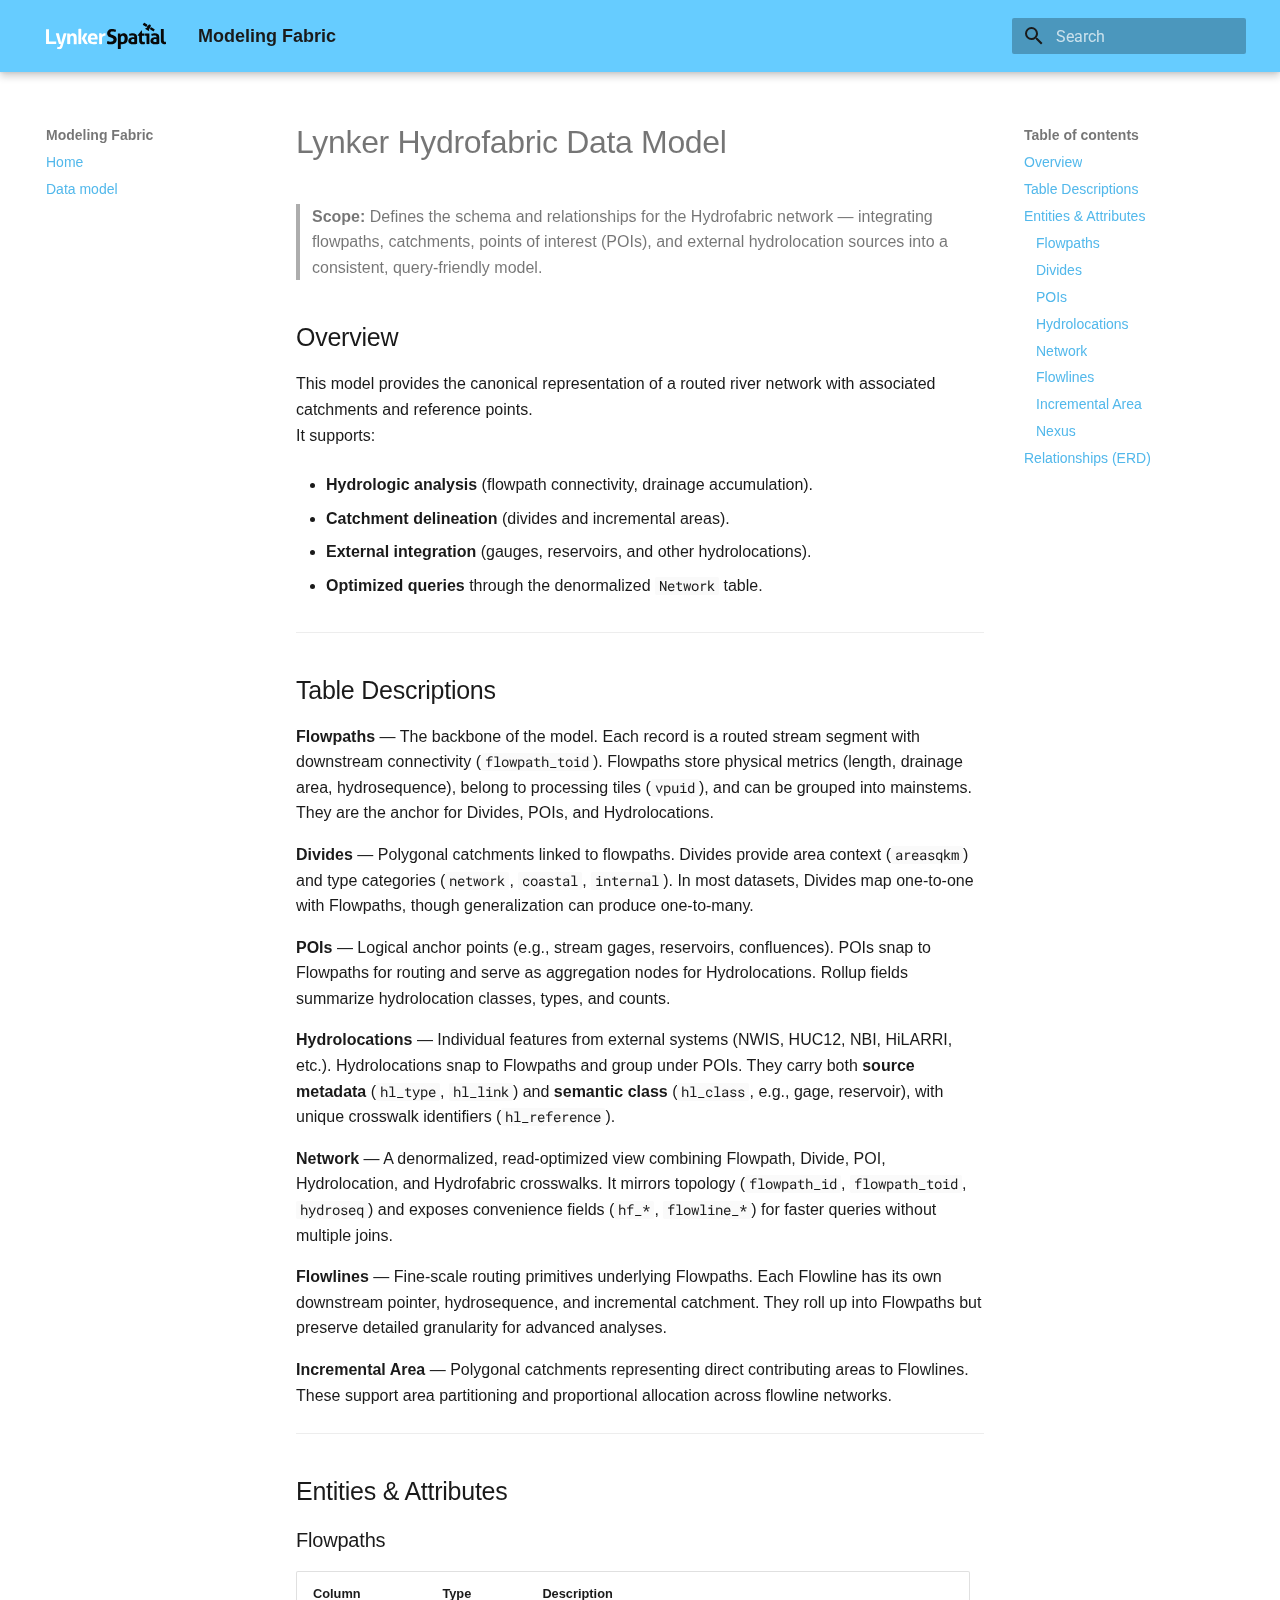
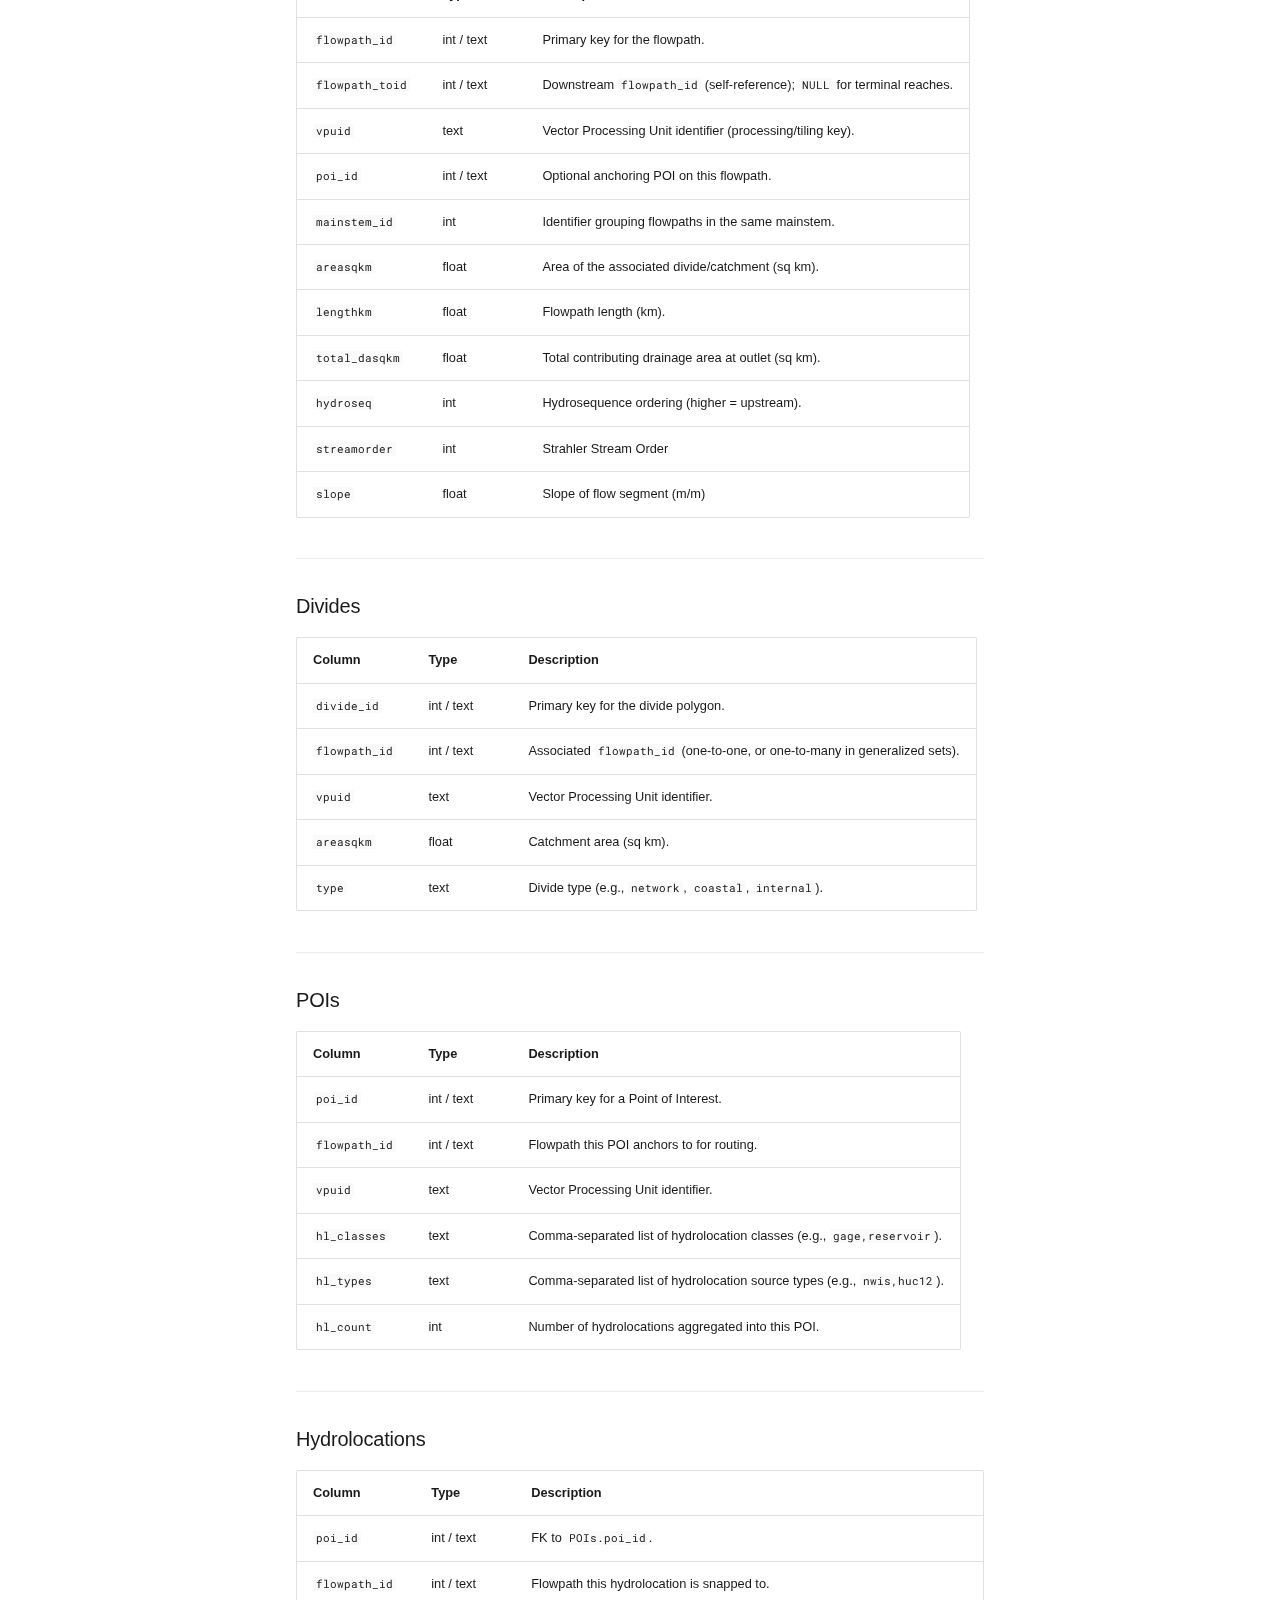
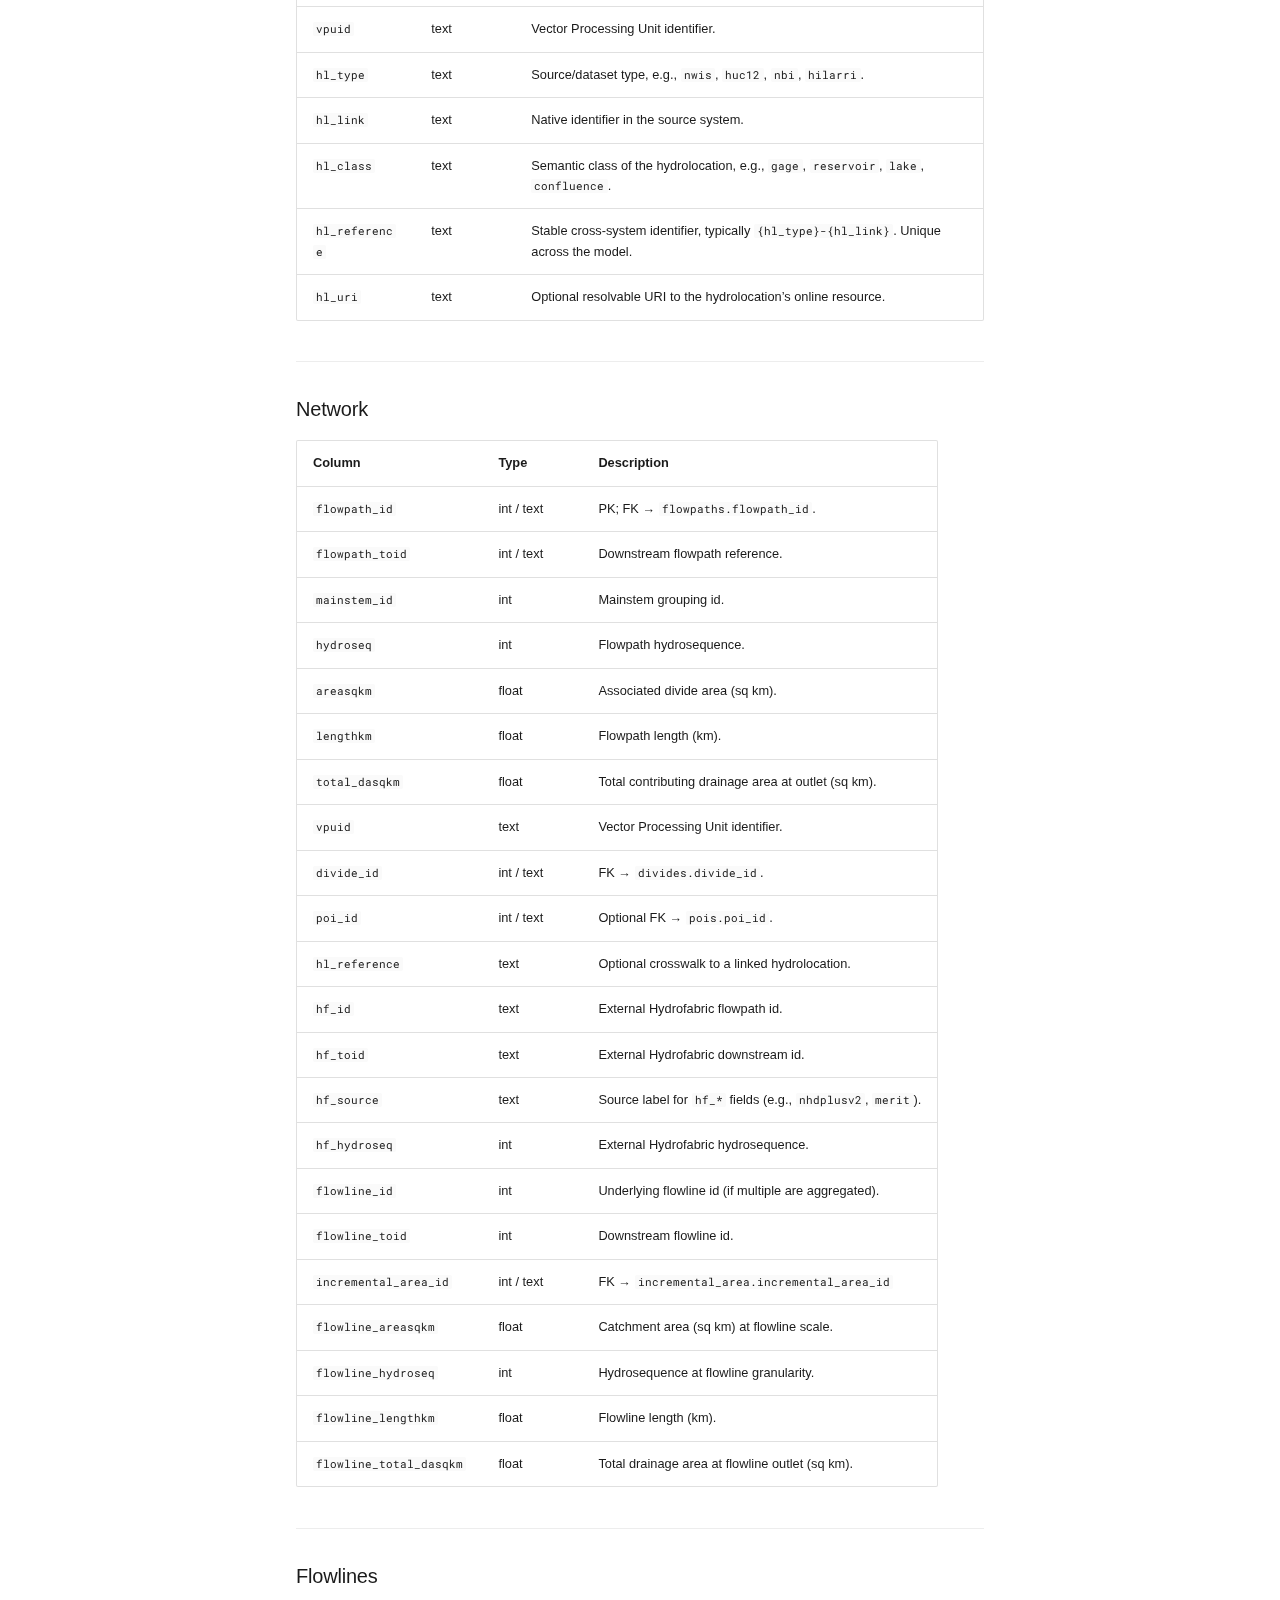
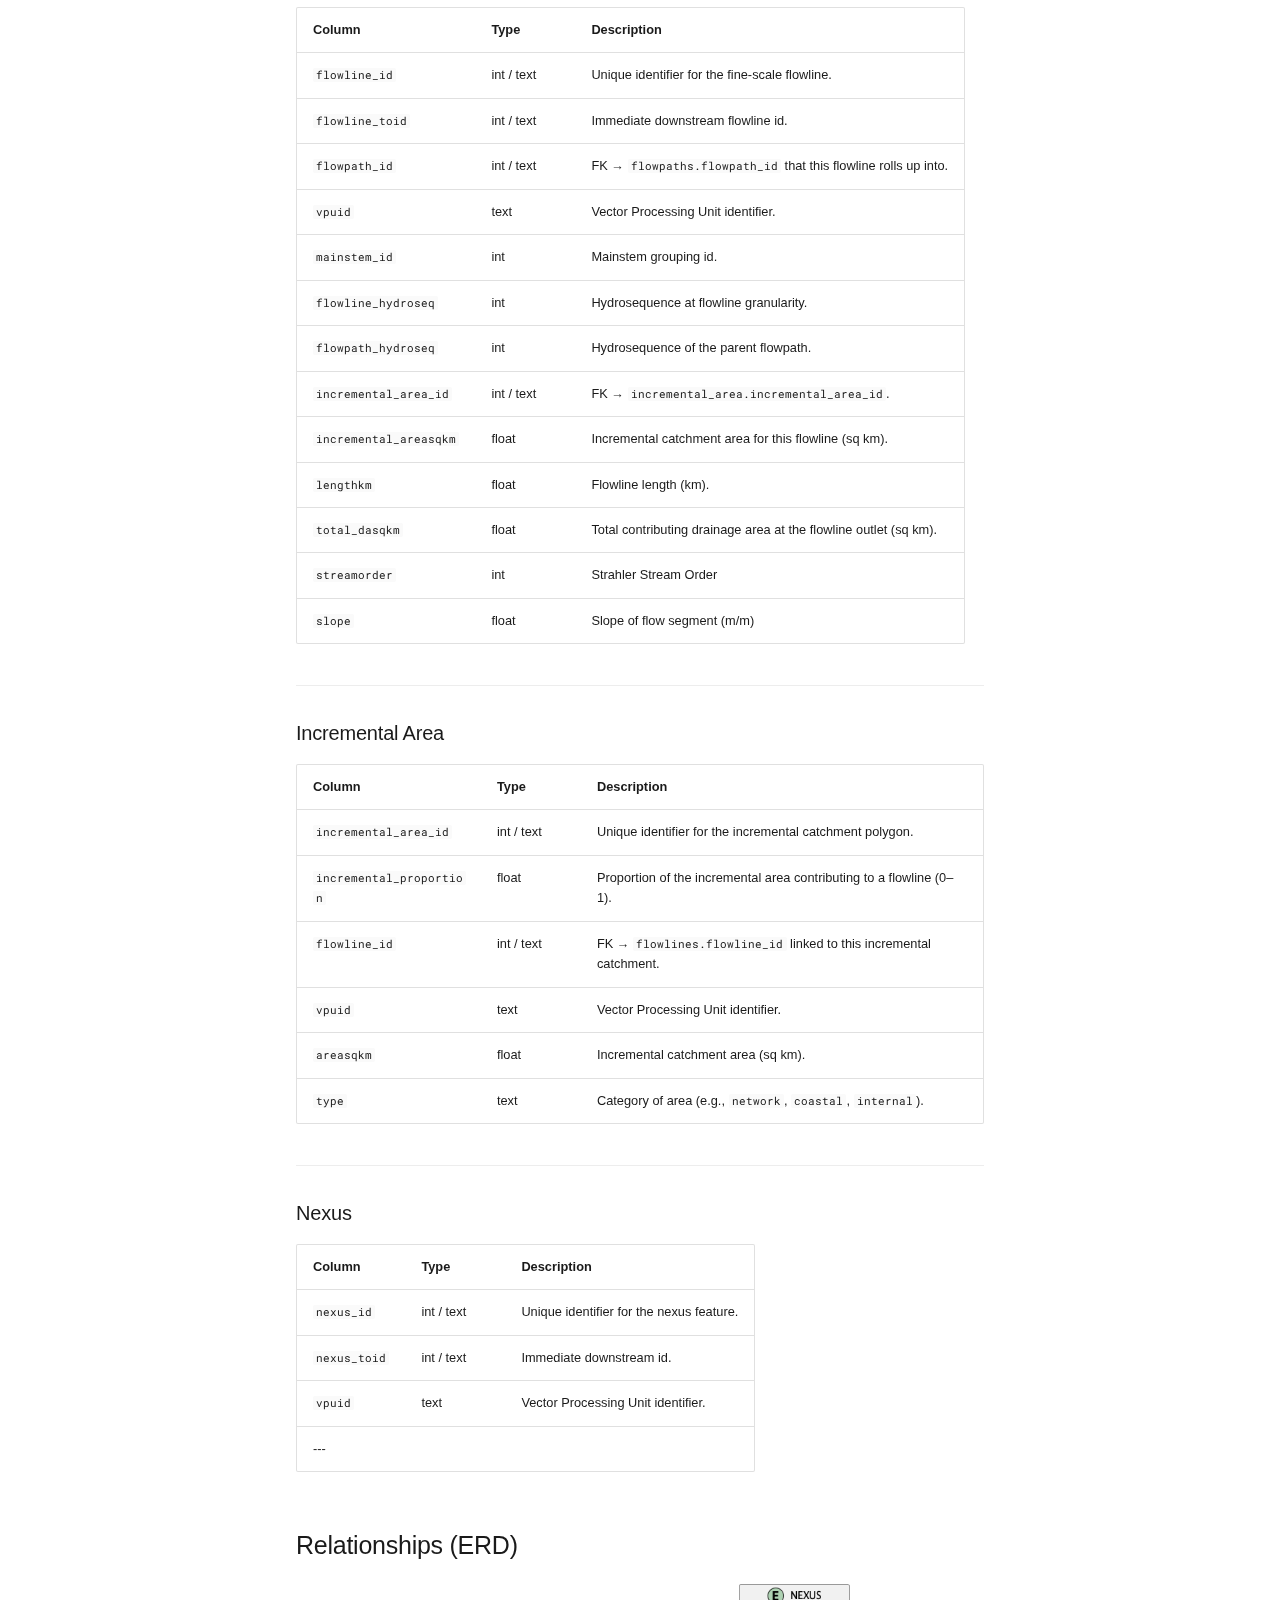
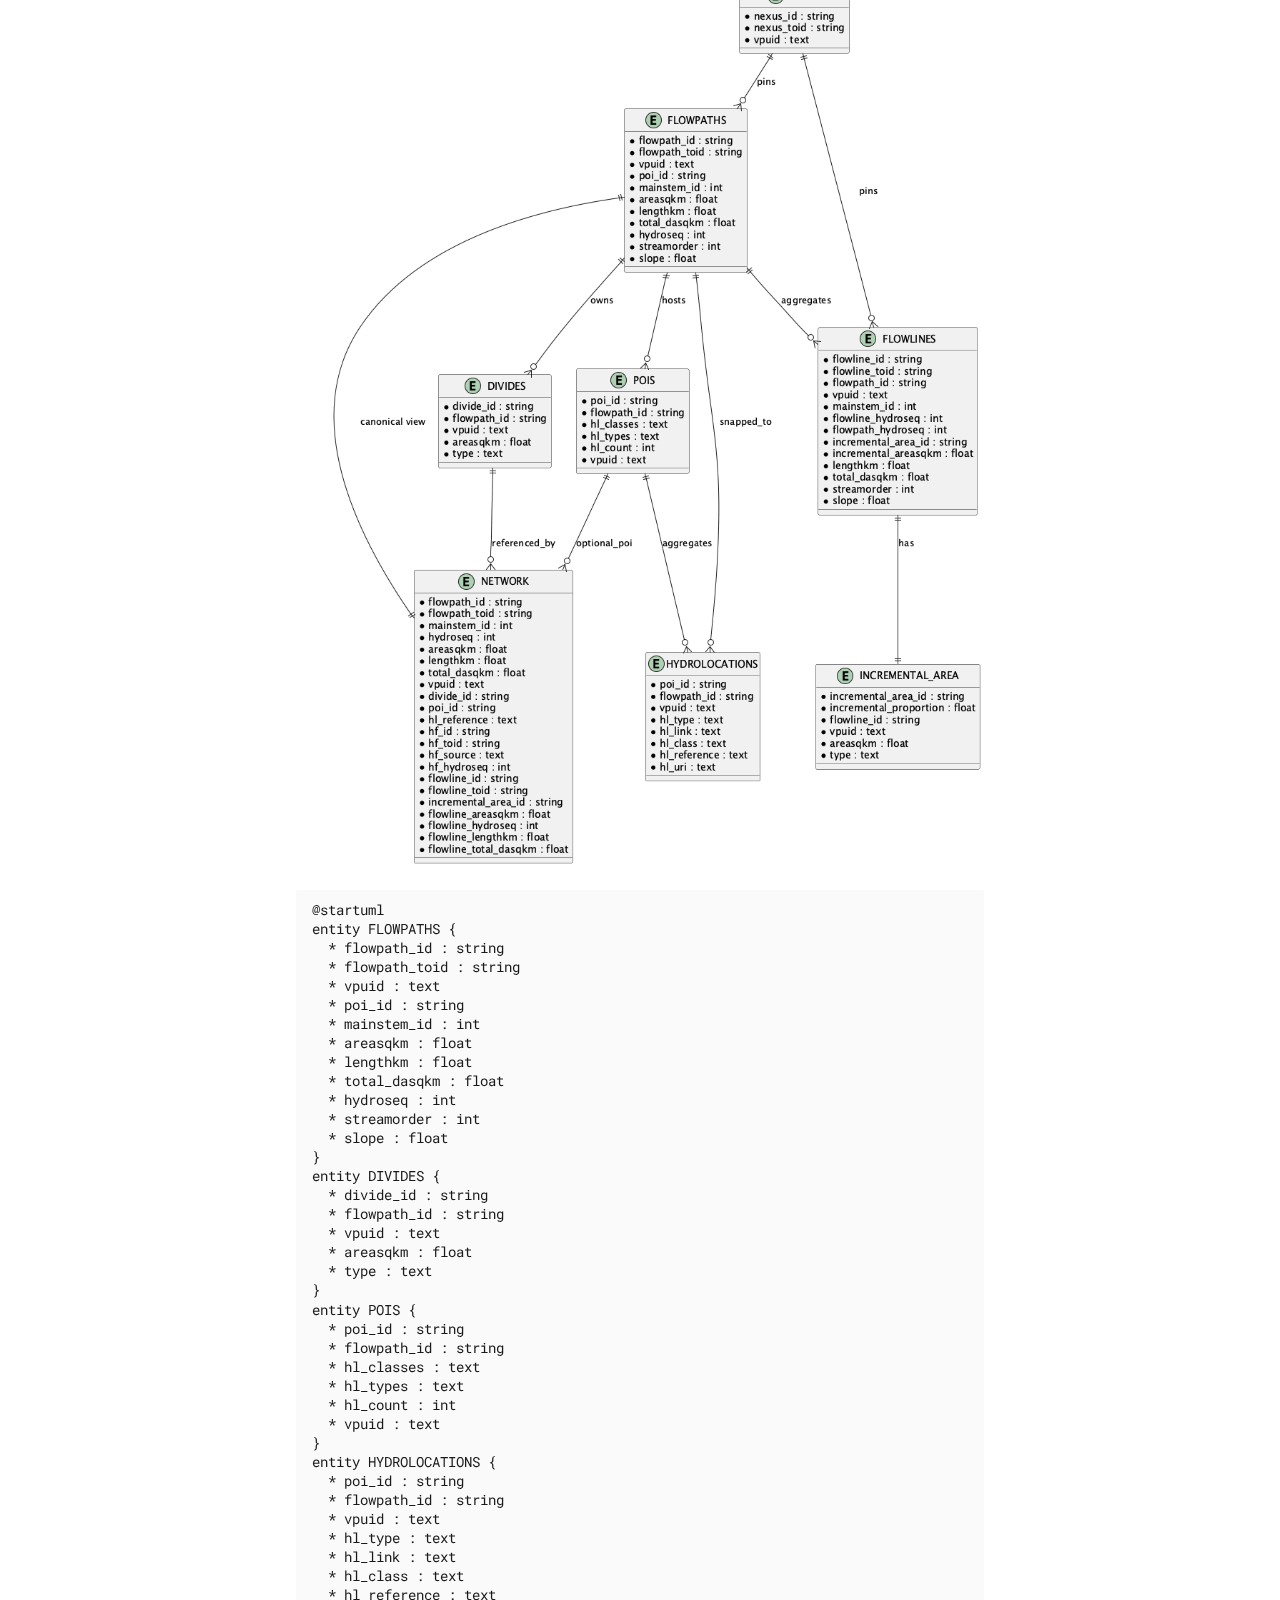
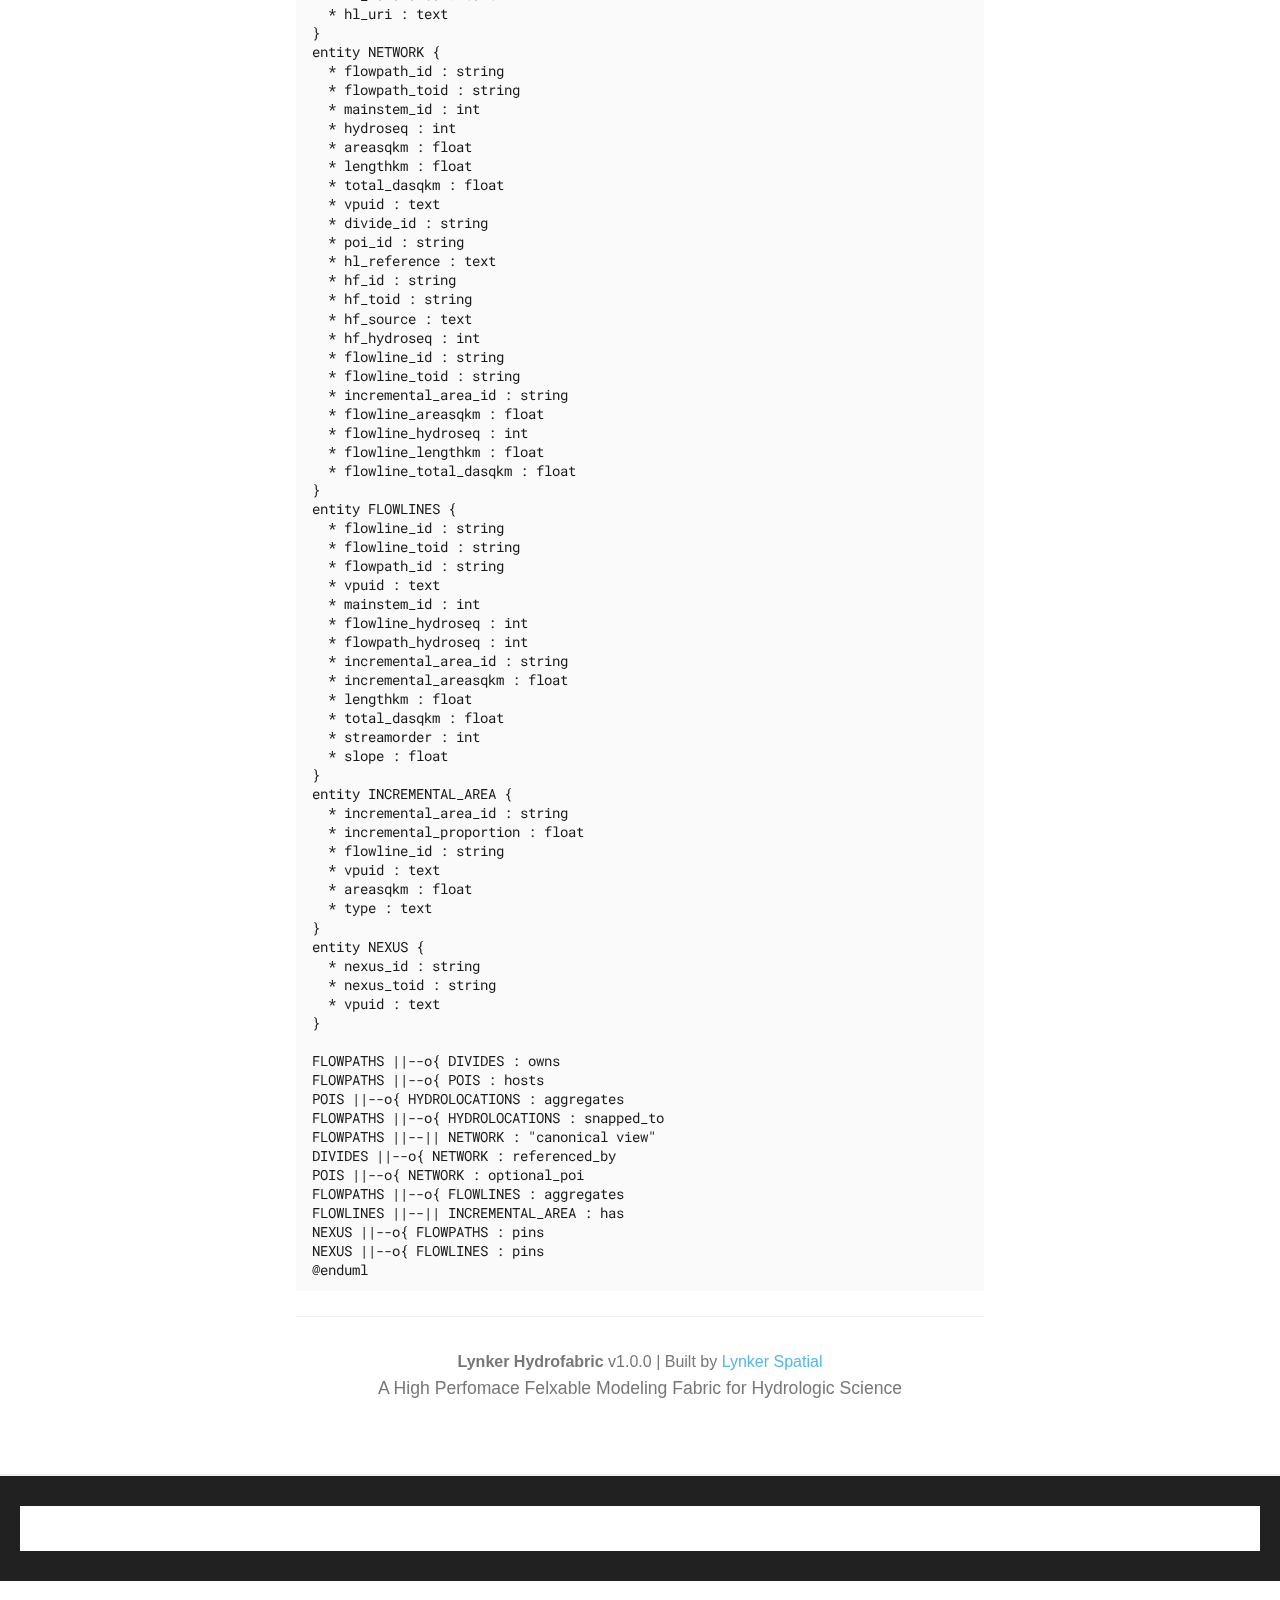
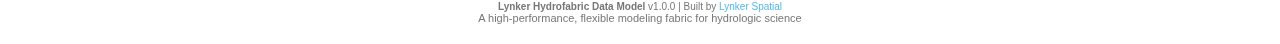
<file: data_model/index.html>
<!doctype html>
<html lang="en" class="no-js">
  <head>
    
      <meta charset="utf-8">
      <meta name="viewport" content="width=device-width,initial-scale=1">
      
      
      
        <link rel="canonical" href="https://lynker-spatial.github.io/hfdatamodel/data_model/">
      
      
        <link rel="prev" href="..">
      
      
      
        
      
      
      <link rel="icon" href="../assets/images/favicon.png">
      <meta name="generator" content="mkdocs-1.6.1, mkdocs-material-9.7.1">
    
    
      
        <title>Data model - Modeling Fabric</title>
      
    
    
      <link rel="stylesheet" href="../assets/stylesheets/main.484c7ddc.min.css">
      
      


    
    
      
    
    
      
        
        
        <link rel="preconnect" href="https://fonts.gstatic.com" crossorigin>
        <link rel="stylesheet" href="https://fonts.googleapis.com/css?family=Roboto:300,300i,400,400i,700,700i%7CRoboto+Mono:400,400i,700,700i&display=fallback">
        <style>:root{--md-text-font:"Roboto";--md-code-font:"Roboto Mono"}</style>
      
    
    
      <link rel="stylesheet" href="../css/flowfabric-brand.css">
    
    <script>__md_scope=new URL("..",location),__md_hash=e=>[...e].reduce(((e,_)=>(e<<5)-e+_.charCodeAt(0)),0),__md_get=(e,_=localStorage,t=__md_scope)=>JSON.parse(_.getItem(t.pathname+"."+e)),__md_set=(e,_,t=localStorage,a=__md_scope)=>{try{t.setItem(a.pathname+"."+e,JSON.stringify(_))}catch(e){}}</script>
    
      

    
    
  </head>
  
  
    <body dir="ltr">
  
    
    <input class="md-toggle" data-md-toggle="drawer" type="checkbox" id="__drawer" autocomplete="off">
    <input class="md-toggle" data-md-toggle="search" type="checkbox" id="__search" autocomplete="off">
    <label class="md-overlay" for="__drawer"></label>
    <div data-md-component="skip">
      
        
        <a href="#lynker-hydrofabric-data-model" class="md-skip">
          Skip to content
        </a>
      
    </div>
    <div data-md-component="announce">
      
    </div>
    
    
      

  

<header class="md-header md-header--shadow" data-md-component="header">
  <nav class="md-header__inner md-grid" aria-label="Header">
    <a href=".." title="Modeling Fabric" class="md-header__button md-logo" aria-label="Modeling Fabric" data-md-component="logo">
      
  <img src="../branding/logo.svg" alt="logo">

    </a>
    <label class="md-header__button md-icon" for="__drawer">
      
      <svg xmlns="http://www.w3.org/2000/svg" viewBox="0 0 24 24"><path d="M3 6h18v2H3zm0 5h18v2H3zm0 5h18v2H3z"/></svg>
    </label>
    <div class="md-header__title" data-md-component="header-title">
      <div class="md-header__ellipsis">
        <div class="md-header__topic">
          <span class="md-ellipsis">
            Modeling Fabric
          </span>
        </div>
        <div class="md-header__topic" data-md-component="header-topic">
          <span class="md-ellipsis">
            
              Data model
            
          </span>
        </div>
      </div>
    </div>
    
    
      <script>var palette=__md_get("__palette");if(palette&&palette.color){if("(prefers-color-scheme)"===palette.color.media){var media=matchMedia("(prefers-color-scheme: light)"),input=document.querySelector(media.matches?"[data-md-color-media='(prefers-color-scheme: light)']":"[data-md-color-media='(prefers-color-scheme: dark)']");palette.color.media=input.getAttribute("data-md-color-media"),palette.color.scheme=input.getAttribute("data-md-color-scheme"),palette.color.primary=input.getAttribute("data-md-color-primary"),palette.color.accent=input.getAttribute("data-md-color-accent")}for(var[key,value]of Object.entries(palette.color))document.body.setAttribute("data-md-color-"+key,value)}</script>
    
    
    
      
      
        <label class="md-header__button md-icon" for="__search">
          
          <svg xmlns="http://www.w3.org/2000/svg" viewBox="0 0 24 24"><path d="M9.5 3A6.5 6.5 0 0 1 16 9.5c0 1.61-.59 3.09-1.56 4.23l.27.27h.79l5 5-1.5 1.5-5-5v-.79l-.27-.27A6.52 6.52 0 0 1 9.5 16 6.5 6.5 0 0 1 3 9.5 6.5 6.5 0 0 1 9.5 3m0 2C7 5 5 7 5 9.5S7 14 9.5 14 14 12 14 9.5 12 5 9.5 5"/></svg>
        </label>
        <div class="md-search" data-md-component="search" role="dialog">
  <label class="md-search__overlay" for="__search"></label>
  <div class="md-search__inner" role="search">
    <form class="md-search__form" name="search">
      <input type="text" class="md-search__input" name="query" aria-label="Search" placeholder="Search" autocapitalize="off" autocorrect="off" autocomplete="off" spellcheck="false" data-md-component="search-query" required>
      <label class="md-search__icon md-icon" for="__search">
        
        <svg xmlns="http://www.w3.org/2000/svg" viewBox="0 0 24 24"><path d="M9.5 3A6.5 6.5 0 0 1 16 9.5c0 1.61-.59 3.09-1.56 4.23l.27.27h.79l5 5-1.5 1.5-5-5v-.79l-.27-.27A6.52 6.52 0 0 1 9.5 16 6.5 6.5 0 0 1 3 9.5 6.5 6.5 0 0 1 9.5 3m0 2C7 5 5 7 5 9.5S7 14 9.5 14 14 12 14 9.5 12 5 9.5 5"/></svg>
        
        <svg xmlns="http://www.w3.org/2000/svg" viewBox="0 0 24 24"><path d="M20 11v2H8l5.5 5.5-1.42 1.42L4.16 12l7.92-7.92L13.5 5.5 8 11z"/></svg>
      </label>
      <nav class="md-search__options" aria-label="Search">
        
        <button type="reset" class="md-search__icon md-icon" title="Clear" aria-label="Clear" tabindex="-1">
          
          <svg xmlns="http://www.w3.org/2000/svg" viewBox="0 0 24 24"><path d="M19 6.41 17.59 5 12 10.59 6.41 5 5 6.41 10.59 12 5 17.59 6.41 19 12 13.41 17.59 19 19 17.59 13.41 12z"/></svg>
        </button>
      </nav>
      
    </form>
    <div class="md-search__output">
      <div class="md-search__scrollwrap" tabindex="0" data-md-scrollfix>
        <div class="md-search-result" data-md-component="search-result">
          <div class="md-search-result__meta">
            Initializing search
          </div>
          <ol class="md-search-result__list" role="presentation"></ol>
        </div>
      </div>
    </div>
  </div>
</div>
      
    
    
  </nav>
  
</header>
    
    <div class="md-container" data-md-component="container">
      
      
        
          
        
      
      <main class="md-main" data-md-component="main">
        <div class="md-main__inner md-grid">
          
            
              
              <div class="md-sidebar md-sidebar--primary" data-md-component="sidebar" data-md-type="navigation" >
                <div class="md-sidebar__scrollwrap">
                  <div class="md-sidebar__inner">
                    



<nav class="md-nav md-nav--primary" aria-label="Navigation" data-md-level="0">
  <label class="md-nav__title" for="__drawer">
    <a href=".." title="Modeling Fabric" class="md-nav__button md-logo" aria-label="Modeling Fabric" data-md-component="logo">
      
  <img src="../branding/logo.svg" alt="logo">

    </a>
    Modeling Fabric
  </label>
  
  <ul class="md-nav__list" data-md-scrollfix>
    
      
      
  
  
  
  
    <li class="md-nav__item">
      <a href=".." class="md-nav__link">
        
  
  
  <span class="md-ellipsis">
    
  
    Home
  

    
  </span>
  
  

      </a>
    </li>
  

    
      
      
  
  
    
  
  
  
    <li class="md-nav__item md-nav__item--active">
      
      <input class="md-nav__toggle md-toggle" type="checkbox" id="__toc">
      
      
        
      
      
        <label class="md-nav__link md-nav__link--active" for="__toc">
          
  
  
  <span class="md-ellipsis">
    
  
    Data model
  

    
  </span>
  
  

          <span class="md-nav__icon md-icon"></span>
        </label>
      
      <a href="./" class="md-nav__link md-nav__link--active">
        
  
  
  <span class="md-ellipsis">
    
  
    Data model
  

    
  </span>
  
  

      </a>
      
        

<nav class="md-nav md-nav--secondary" aria-label="Table of contents">
  
  
  
    
  
  
    <label class="md-nav__title" for="__toc">
      <span class="md-nav__icon md-icon"></span>
      Table of contents
    </label>
    <ul class="md-nav__list" data-md-component="toc" data-md-scrollfix>
      
        <li class="md-nav__item">
  <a href="#overview" class="md-nav__link">
    <span class="md-ellipsis">
      
        Overview
      
    </span>
  </a>
  
</li>
      
        <li class="md-nav__item">
  <a href="#table-descriptions" class="md-nav__link">
    <span class="md-ellipsis">
      
        Table Descriptions
      
    </span>
  </a>
  
</li>
      
        <li class="md-nav__item">
  <a href="#entities-attributes" class="md-nav__link">
    <span class="md-ellipsis">
      
        Entities &amp; Attributes
      
    </span>
  </a>
  
    <nav class="md-nav" aria-label="Entities &amp; Attributes">
      <ul class="md-nav__list">
        
          <li class="md-nav__item">
  <a href="#flowpaths" class="md-nav__link">
    <span class="md-ellipsis">
      
        Flowpaths
      
    </span>
  </a>
  
</li>
        
          <li class="md-nav__item">
  <a href="#divides" class="md-nav__link">
    <span class="md-ellipsis">
      
        Divides
      
    </span>
  </a>
  
</li>
        
          <li class="md-nav__item">
  <a href="#pois" class="md-nav__link">
    <span class="md-ellipsis">
      
        POIs
      
    </span>
  </a>
  
</li>
        
          <li class="md-nav__item">
  <a href="#hydrolocations" class="md-nav__link">
    <span class="md-ellipsis">
      
        Hydrolocations
      
    </span>
  </a>
  
</li>
        
          <li class="md-nav__item">
  <a href="#network" class="md-nav__link">
    <span class="md-ellipsis">
      
        Network
      
    </span>
  </a>
  
</li>
        
          <li class="md-nav__item">
  <a href="#flowlines" class="md-nav__link">
    <span class="md-ellipsis">
      
        Flowlines
      
    </span>
  </a>
  
</li>
        
          <li class="md-nav__item">
  <a href="#incremental-area" class="md-nav__link">
    <span class="md-ellipsis">
      
        Incremental Area
      
    </span>
  </a>
  
</li>
        
          <li class="md-nav__item">
  <a href="#nexus" class="md-nav__link">
    <span class="md-ellipsis">
      
        Nexus
      
    </span>
  </a>
  
</li>
        
      </ul>
    </nav>
  
</li>
      
        <li class="md-nav__item">
  <a href="#relationships-erd" class="md-nav__link">
    <span class="md-ellipsis">
      
        Relationships (ERD)
      
    </span>
  </a>
  
</li>
      
    </ul>
  
</nav>
      
    </li>
  

    
  </ul>
</nav>
                  </div>
                </div>
              </div>
            
            
              
              <div class="md-sidebar md-sidebar--secondary" data-md-component="sidebar" data-md-type="toc" >
                <div class="md-sidebar__scrollwrap">
                  <div class="md-sidebar__inner">
                    

<nav class="md-nav md-nav--secondary" aria-label="Table of contents">
  
  
  
    
  
  
    <label class="md-nav__title" for="__toc">
      <span class="md-nav__icon md-icon"></span>
      Table of contents
    </label>
    <ul class="md-nav__list" data-md-component="toc" data-md-scrollfix>
      
        <li class="md-nav__item">
  <a href="#overview" class="md-nav__link">
    <span class="md-ellipsis">
      
        Overview
      
    </span>
  </a>
  
</li>
      
        <li class="md-nav__item">
  <a href="#table-descriptions" class="md-nav__link">
    <span class="md-ellipsis">
      
        Table Descriptions
      
    </span>
  </a>
  
</li>
      
        <li class="md-nav__item">
  <a href="#entities-attributes" class="md-nav__link">
    <span class="md-ellipsis">
      
        Entities &amp; Attributes
      
    </span>
  </a>
  
    <nav class="md-nav" aria-label="Entities &amp; Attributes">
      <ul class="md-nav__list">
        
          <li class="md-nav__item">
  <a href="#flowpaths" class="md-nav__link">
    <span class="md-ellipsis">
      
        Flowpaths
      
    </span>
  </a>
  
</li>
        
          <li class="md-nav__item">
  <a href="#divides" class="md-nav__link">
    <span class="md-ellipsis">
      
        Divides
      
    </span>
  </a>
  
</li>
        
          <li class="md-nav__item">
  <a href="#pois" class="md-nav__link">
    <span class="md-ellipsis">
      
        POIs
      
    </span>
  </a>
  
</li>
        
          <li class="md-nav__item">
  <a href="#hydrolocations" class="md-nav__link">
    <span class="md-ellipsis">
      
        Hydrolocations
      
    </span>
  </a>
  
</li>
        
          <li class="md-nav__item">
  <a href="#network" class="md-nav__link">
    <span class="md-ellipsis">
      
        Network
      
    </span>
  </a>
  
</li>
        
          <li class="md-nav__item">
  <a href="#flowlines" class="md-nav__link">
    <span class="md-ellipsis">
      
        Flowlines
      
    </span>
  </a>
  
</li>
        
          <li class="md-nav__item">
  <a href="#incremental-area" class="md-nav__link">
    <span class="md-ellipsis">
      
        Incremental Area
      
    </span>
  </a>
  
</li>
        
          <li class="md-nav__item">
  <a href="#nexus" class="md-nav__link">
    <span class="md-ellipsis">
      
        Nexus
      
    </span>
  </a>
  
</li>
        
      </ul>
    </nav>
  
</li>
      
        <li class="md-nav__item">
  <a href="#relationships-erd" class="md-nav__link">
    <span class="md-ellipsis">
      
        Relationships (ERD)
      
    </span>
  </a>
  
</li>
      
    </ul>
  
</nav>
                  </div>
                </div>
              </div>
            
          
          
            <div class="md-content" data-md-component="content">
              
              <article class="md-content__inner md-typeset">
                
                  



<h1 id="lynker-hydrofabric-data-model">Lynker Hydrofabric Data Model</h1>
<blockquote>
<p><strong>Scope:</strong> Defines the schema and relationships for the Hydrofabric network — integrating flowpaths, catchments, points of interest (POIs), and external hydrolocation sources into a consistent, query-friendly model.</p>
</blockquote>
<h2 id="overview">Overview</h2>
<p>This model provides the canonical representation of a routed river network with associated catchments and reference points.<br />
It supports:</p>
<ul>
<li>
<p><strong>Hydrologic analysis</strong> (flowpath connectivity, drainage accumulation). </p>
</li>
<li>
<p><strong>Catchment delineation</strong> (divides and incremental areas).</p>
</li>
<li>
<p><strong>External integration</strong> (gauges, reservoirs, and other hydrolocations).</p>
</li>
<li>
<p><strong>Optimized queries</strong> through the denormalized <code>Network</code> table.</p>
</li>
</ul>
<hr />
<h2 id="table-descriptions">Table Descriptions</h2>
<p><strong>Flowpaths</strong> — The backbone of the model. Each record is a routed stream segment with downstream connectivity (<code>flowpath_toid</code>). Flowpaths store physical metrics (length, drainage area, hydrosequence), belong to processing tiles (<code>vpuid</code>), and can be grouped into mainstems. They are the anchor for Divides, POIs, and Hydrolocations.</p>
<p><strong>Divides</strong> — Polygonal catchments linked to flowpaths. Divides provide area context (<code>areasqkm</code>) and type categories (<code>network</code>, <code>coastal</code>, <code>internal</code>). In most datasets, Divides map one-to-one with Flowpaths, though generalization can produce one-to-many.</p>
<p><strong>POIs</strong> — Logical anchor points (e.g., stream gages, reservoirs, confluences). POIs snap to Flowpaths for routing and serve as aggregation nodes for Hydrolocations. Rollup fields summarize hydrolocation classes, types, and counts.</p>
<p><strong>Hydrolocations</strong> — Individual features from external systems (NWIS, HUC12, NBI, HiLARRI, etc.). Hydrolocations snap to Flowpaths and group under POIs. They carry both <strong>source metadata</strong> (<code>hl_type</code>, <code>hl_link</code>) and <strong>semantic class</strong> (<code>hl_class</code>, e.g., gage, reservoir), with unique crosswalk identifiers (<code>hl_reference</code>).</p>
<p><strong>Network</strong> — A denormalized, read-optimized view combining Flowpath, Divide, POI, Hydrolocation, and Hydrofabric crosswalks. It mirrors topology (<code>flowpath_id</code>, <code>flowpath_toid</code>, <code>hydroseq</code>) and exposes convenience fields (<code>hf_*</code>, <code>flowline_*</code>) for faster queries without multiple joins.</p>
<p><strong>Flowlines</strong> — Fine-scale routing primitives underlying Flowpaths. Each Flowline has its own downstream pointer, hydrosequence, and incremental catchment. They roll up into Flowpaths but preserve detailed granularity for advanced analyses.</p>
<p><strong>Incremental Area</strong> — Polygonal catchments representing direct contributing areas to Flowlines. These support area partitioning and proportional allocation across flowline networks.</p>
<hr />
<h2 id="entities-attributes">Entities &amp; Attributes</h2>
<h3 id="flowpaths">Flowpaths</h3>
<table>
<thead>
<tr>
<th>Column</th>
<th>Type</th>
<th>Description</th>
</tr>
</thead>
<tbody>
<tr>
<td><code>flowpath_id</code></td>
<td>int / text</td>
<td>Primary key for the flowpath.</td>
</tr>
<tr>
<td><code>flowpath_toid</code></td>
<td>int / text</td>
<td>Downstream <code>flowpath_id</code> (self-reference); <code>NULL</code> for terminal reaches.</td>
</tr>
<tr>
<td><code>vpuid</code></td>
<td>text</td>
<td>Vector Processing Unit identifier (processing/tiling key).</td>
</tr>
<tr>
<td><code>poi_id</code></td>
<td>int / text</td>
<td>Optional anchoring POI on this flowpath.</td>
</tr>
<tr>
<td><code>mainstem_id</code></td>
<td>int</td>
<td>Identifier grouping flowpaths in the same mainstem.</td>
</tr>
<tr>
<td><code>areasqkm</code></td>
<td>float</td>
<td>Area of the associated divide/catchment (sq km).</td>
</tr>
<tr>
<td><code>lengthkm</code></td>
<td>float</td>
<td>Flowpath length (km).</td>
</tr>
<tr>
<td><code>total_dasqkm</code></td>
<td>float</td>
<td>Total contributing drainage area at outlet (sq km).</td>
</tr>
<tr>
<td><code>hydroseq</code></td>
<td>int</td>
<td>Hydrosequence ordering (higher = upstream).</td>
</tr>
<tr>
<td><code>streamorder</code></td>
<td>int</td>
<td>Strahler Stream Order</td>
</tr>
<tr>
<td><code>slope</code></td>
<td>float</td>
<td>Slope of flow segment (m/m)</td>
</tr>
</tbody>
</table>
<hr />
<h3 id="divides">Divides</h3>
<table>
<thead>
<tr>
<th>Column</th>
<th>Type</th>
<th>Description</th>
</tr>
</thead>
<tbody>
<tr>
<td><code>divide_id</code></td>
<td>int / text</td>
<td>Primary key for the divide polygon.</td>
</tr>
<tr>
<td><code>flowpath_id</code></td>
<td>int / text</td>
<td>Associated <code>flowpath_id</code> (one-to-one, or one-to-many in generalized sets).</td>
</tr>
<tr>
<td><code>vpuid</code></td>
<td>text</td>
<td>Vector Processing Unit identifier.</td>
</tr>
<tr>
<td><code>areasqkm</code></td>
<td>float</td>
<td>Catchment area (sq km).</td>
</tr>
<tr>
<td><code>type</code></td>
<td>text</td>
<td>Divide type (e.g., <code>network</code>, <code>coastal</code>, <code>internal</code>).</td>
</tr>
</tbody>
</table>
<hr />
<h3 id="pois">POIs</h3>
<table>
<thead>
<tr>
<th>Column</th>
<th>Type</th>
<th>Description</th>
</tr>
</thead>
<tbody>
<tr>
<td><code>poi_id</code></td>
<td>int / text</td>
<td>Primary key for a Point of Interest.</td>
</tr>
<tr>
<td><code>flowpath_id</code></td>
<td>int / text</td>
<td>Flowpath this POI anchors to for routing.</td>
</tr>
<tr>
<td><code>vpuid</code></td>
<td>text</td>
<td>Vector Processing Unit identifier.</td>
</tr>
<tr>
<td><code>hl_classes</code></td>
<td>text</td>
<td>Comma-separated list of hydrolocation classes (e.g., <code>gage,reservoir</code>).</td>
</tr>
<tr>
<td><code>hl_types</code></td>
<td>text</td>
<td>Comma-separated list of hydrolocation source types (e.g., <code>nwis,huc12</code>).</td>
</tr>
<tr>
<td><code>hl_count</code></td>
<td>int</td>
<td>Number of hydrolocations aggregated into this POI.</td>
</tr>
</tbody>
</table>
<hr />
<h3 id="hydrolocations">Hydrolocations</h3>
<table>
<thead>
<tr>
<th>Column</th>
<th>Type</th>
<th>Description</th>
</tr>
</thead>
<tbody>
<tr>
<td><code>poi_id</code></td>
<td>int / text</td>
<td>FK to <code>POIs.poi_id</code>.</td>
</tr>
<tr>
<td><code>flowpath_id</code></td>
<td>int / text</td>
<td>Flowpath this hydrolocation is snapped to.</td>
</tr>
<tr>
<td><code>vpuid</code></td>
<td>text</td>
<td>Vector Processing Unit identifier.</td>
</tr>
<tr>
<td><code>hl_type</code></td>
<td>text</td>
<td>Source/dataset type, e.g., <code>nwis</code>, <code>huc12</code>, <code>nbi</code>, <code>hilarri</code>.</td>
</tr>
<tr>
<td><code>hl_link</code></td>
<td>text</td>
<td>Native identifier in the source system.</td>
</tr>
<tr>
<td><code>hl_class</code></td>
<td>text</td>
<td>Semantic class of the hydrolocation, e.g., <code>gage</code>, <code>reservoir</code>, <code>lake</code>, <code>confluence</code>.</td>
</tr>
<tr>
<td><code>hl_reference</code></td>
<td>text</td>
<td>Stable cross-system identifier, typically <code>{hl_type}-{hl_link}</code>. Unique across the model.</td>
</tr>
<tr>
<td><code>hl_uri</code></td>
<td>text</td>
<td>Optional resolvable URI to the hydrolocation’s online resource.</td>
</tr>
</tbody>
</table>
<hr />
<h3 id="network">Network</h3>
<table>
<thead>
<tr>
<th>Column</th>
<th>Type</th>
<th>Description</th>
</tr>
</thead>
<tbody>
<tr>
<td><code>flowpath_id</code></td>
<td>int / text</td>
<td>PK; FK → <code>flowpaths.flowpath_id</code>.</td>
</tr>
<tr>
<td><code>flowpath_toid</code></td>
<td>int / text</td>
<td>Downstream flowpath reference.</td>
</tr>
<tr>
<td><code>mainstem_id</code></td>
<td>int</td>
<td>Mainstem grouping id.</td>
</tr>
<tr>
<td><code>hydroseq</code></td>
<td>int</td>
<td>Flowpath hydrosequence.</td>
</tr>
<tr>
<td><code>areasqkm</code></td>
<td>float</td>
<td>Associated divide area (sq km).</td>
</tr>
<tr>
<td><code>lengthkm</code></td>
<td>float</td>
<td>Flowpath length (km).</td>
</tr>
<tr>
<td><code>total_dasqkm</code></td>
<td>float</td>
<td>Total contributing drainage area at outlet (sq km).</td>
</tr>
<tr>
<td><code>vpuid</code></td>
<td>text</td>
<td>Vector Processing Unit identifier.</td>
</tr>
<tr>
<td><code>divide_id</code></td>
<td>int / text</td>
<td>FK → <code>divides.divide_id</code>.</td>
</tr>
<tr>
<td><code>poi_id</code></td>
<td>int / text</td>
<td>Optional FK → <code>pois.poi_id</code>.</td>
</tr>
<tr>
<td><code>hl_reference</code></td>
<td>text</td>
<td>Optional crosswalk to a linked hydrolocation.</td>
</tr>
<tr>
<td><code>hf_id</code></td>
<td>text</td>
<td>External Hydrofabric flowpath id.</td>
</tr>
<tr>
<td><code>hf_toid</code></td>
<td>text</td>
<td>External Hydrofabric downstream id.</td>
</tr>
<tr>
<td><code>hf_source</code></td>
<td>text</td>
<td>Source label for <code>hf_*</code> fields (e.g., <code>nhdplusv2</code>, <code>merit</code>).</td>
</tr>
<tr>
<td><code>hf_hydroseq</code></td>
<td>int</td>
<td>External Hydrofabric hydrosequence.</td>
</tr>
<tr>
<td><code>flowline_id</code></td>
<td>int</td>
<td>Underlying flowline id (if multiple are aggregated).</td>
</tr>
<tr>
<td><code>flowline_toid</code></td>
<td>int</td>
<td>Downstream flowline id.</td>
</tr>
<tr>
<td><code>incremental_area_id</code></td>
<td>int / text</td>
<td>FK → <code>incremental_area.incremental_area_id</code></td>
</tr>
<tr>
<td><code>flowline_areasqkm</code></td>
<td>float</td>
<td>Catchment area (sq km) at flowline scale.</td>
</tr>
<tr>
<td><code>flowline_hydroseq</code></td>
<td>int</td>
<td>Hydrosequence at flowline granularity.</td>
</tr>
<tr>
<td><code>flowline_lengthkm</code></td>
<td>float</td>
<td>Flowline length (km).</td>
</tr>
<tr>
<td><code>flowline_total_dasqkm</code></td>
<td>float</td>
<td>Total drainage area at flowline outlet (sq km).</td>
</tr>
</tbody>
</table>
<hr />
<h3 id="flowlines">Flowlines</h3>
<table>
<thead>
<tr>
<th>Column</th>
<th>Type</th>
<th>Description</th>
</tr>
</thead>
<tbody>
<tr>
<td><code>flowline_id</code></td>
<td>int / text</td>
<td>Unique identifier for the fine-scale flowline.</td>
</tr>
<tr>
<td><code>flowline_toid</code></td>
<td>int / text</td>
<td>Immediate downstream flowline id.</td>
</tr>
<tr>
<td><code>flowpath_id</code></td>
<td>int / text</td>
<td>FK → <code>flowpaths.flowpath_id</code> that this flowline rolls up into.</td>
</tr>
<tr>
<td><code>vpuid</code></td>
<td>text</td>
<td>Vector Processing Unit identifier.</td>
</tr>
<tr>
<td><code>mainstem_id</code></td>
<td>int</td>
<td>Mainstem grouping id.</td>
</tr>
<tr>
<td><code>flowline_hydroseq</code></td>
<td>int</td>
<td>Hydrosequence at flowline granularity.</td>
</tr>
<tr>
<td><code>flowpath_hydroseq</code></td>
<td>int</td>
<td>Hydrosequence of the parent flowpath.</td>
</tr>
<tr>
<td><code>incremental_area_id</code></td>
<td>int / text</td>
<td>FK → <code>incremental_area.incremental_area_id</code>.</td>
</tr>
<tr>
<td><code>incremental_areasqkm</code></td>
<td>float</td>
<td>Incremental catchment area for this flowline (sq km).</td>
</tr>
<tr>
<td><code>lengthkm</code></td>
<td>float</td>
<td>Flowline length (km).</td>
</tr>
<tr>
<td><code>total_dasqkm</code></td>
<td>float</td>
<td>Total contributing drainage area at the flowline outlet (sq km).</td>
</tr>
<tr>
<td><code>streamorder</code></td>
<td>int</td>
<td>Strahler Stream Order</td>
</tr>
<tr>
<td><code>slope</code></td>
<td>float</td>
<td>Slope of flow segment (m/m)</td>
</tr>
</tbody>
</table>
<hr />
<h3 id="incremental-area">Incremental Area</h3>
<table>
<thead>
<tr>
<th>Column</th>
<th>Type</th>
<th>Description</th>
</tr>
</thead>
<tbody>
<tr>
<td><code>incremental_area_id</code></td>
<td>int / text</td>
<td>Unique identifier for the incremental catchment polygon.</td>
</tr>
<tr>
<td><code>incremental_proportion</code></td>
<td>float</td>
<td>Proportion of the incremental area contributing to a flowline (0–1).</td>
</tr>
<tr>
<td><code>flowline_id</code></td>
<td>int / text</td>
<td>FK → <code>flowlines.flowline_id</code> linked to this incremental catchment.</td>
</tr>
<tr>
<td><code>vpuid</code></td>
<td>text</td>
<td>Vector Processing Unit identifier.</td>
</tr>
<tr>
<td><code>areasqkm</code></td>
<td>float</td>
<td>Incremental catchment area (sq km).</td>
</tr>
<tr>
<td><code>type</code></td>
<td>text</td>
<td>Category of area (e.g., <code>network</code>, <code>coastal</code>, <code>internal</code>).</td>
</tr>
</tbody>
</table>
<hr />
<h3 id="nexus">Nexus</h3>
<table>
<thead>
<tr>
<th>Column</th>
<th>Type</th>
<th>Description</th>
</tr>
</thead>
<tbody>
<tr>
<td><code>nexus_id</code></td>
<td>int / text</td>
<td>Unique identifier for the nexus feature.</td>
</tr>
<tr>
<td><code>nexus_toid</code></td>
<td>int / text</td>
<td>Immediate downstream id.</td>
</tr>
<tr>
<td><code>vpuid</code></td>
<td>text</td>
<td>Vector Processing Unit identifier.</td>
</tr>
<tr>
<td>---</td>
<td></td>
<td></td>
</tr>
</tbody>
</table>
<h2 id="relationships-erd">Relationships (ERD)</h2>
<p><img alt="ERD" src="../img/erd.png" /></p>
<pre class="plantuml"><code>@startuml
entity FLOWPATHS {
  * flowpath_id : string
  * flowpath_toid : string
  * vpuid : text
  * poi_id : string
  * mainstem_id : int
  * areasqkm : float
  * lengthkm : float
  * total_dasqkm : float
  * hydroseq : int
  * streamorder : int
  * slope : float
}
entity DIVIDES {
  * divide_id : string
  * flowpath_id : string
  * vpuid : text
  * areasqkm : float
  * type : text
}
entity POIS {
  * poi_id : string
  * flowpath_id : string
  * hl_classes : text
  * hl_types : text
  * hl_count : int
  * vpuid : text
}
entity HYDROLOCATIONS {
  * poi_id : string
  * flowpath_id : string
  * vpuid : text
  * hl_type : text
  * hl_link : text
  * hl_class : text
  * hl_reference : text
  * hl_uri : text
}
entity NETWORK {
  * flowpath_id : string
  * flowpath_toid : string
  * mainstem_id : int
  * hydroseq : int
  * areasqkm : float
  * lengthkm : float
  * total_dasqkm : float
  * vpuid : text
  * divide_id : string
  * poi_id : string
  * hl_reference : text
  * hf_id : string
  * hf_toid : string
  * hf_source : text
  * hf_hydroseq : int
  * flowline_id : string
  * flowline_toid : string
  * incremental_area_id : string
  * flowline_areasqkm : float
  * flowline_hydroseq : int
  * flowline_lengthkm : float
  * flowline_total_dasqkm : float
}
entity FLOWLINES {
  * flowline_id : string
  * flowline_toid : string
  * flowpath_id : string
  * vpuid : text
  * mainstem_id : int
  * flowline_hydroseq : int
  * flowpath_hydroseq : int
  * incremental_area_id : string
  * incremental_areasqkm : float
  * lengthkm : float
  * total_dasqkm : float
  * streamorder : int
  * slope : float
}
entity INCREMENTAL_AREA {
  * incremental_area_id : string
  * incremental_proportion : float
  * flowline_id : string
  * vpuid : text
  * areasqkm : float
  * type : text
}
entity NEXUS {
  * nexus_id : string
  * nexus_toid : string
  * vpuid : text
}

FLOWPATHS ||--o{ DIVIDES : owns
FLOWPATHS ||--o{ POIS : hosts
POIS ||--o{ HYDROLOCATIONS : aggregates
FLOWPATHS ||--o{ HYDROLOCATIONS : snapped_to
FLOWPATHS ||--|| NETWORK : "canonical view"
DIVIDES ||--o{ NETWORK : referenced_by
POIS ||--o{ NETWORK : optional_poi
FLOWPATHS ||--o{ FLOWLINES : aggregates
FLOWLINES ||--|| INCREMENTAL_AREA : has
NEXUS ||--o{ FLOWPATHS : pins
NEXUS ||--o{ FLOWLINES : pins
@enduml</code></pre>
<hr />
<div align="center" style="margin-top: 2em; margin-bottom: 2em; color: #777; font-family: 'Inter', 'Arial', sans-serif;">
  <strong>Lynker Hydrofabric</strong> v1.0.0 | Built by <a href="https://lynker-spatial.github.io/hfdatamodel/" style="color: #52b8eb; text-decoration: none;">Lynker Spatial</a><br>
  <span style="font-size: 1.1em;">A High Perfomace Felxable Modeling Fabric for Hydrologic Science</span>
</div>












                
              </article>
            </div>
          
          
<script>var target=document.getElementById(location.hash.slice(1));target&&target.name&&(target.checked=target.name.startsWith("__tabbed_"))</script>
        </div>
        
      </main>
      
  
        <footer class="md-footer">
  
  <div class="md-footer-meta md-typeset">
    <div class="md-footer-meta__inner md-grid">
      <div class="md-copyright">
  
  
    Made with
    <a href="https://squidfunk.github.io/mkdocs-material/" target="_blank" rel="noopener">
      Material for MkDocs
    </a>
  
</div>
      
    </div>
  </div>
</footer>
      
  <div class="md-footer-custom" style="text-align: center; margin: 2em 0; color: #777; font-family: 'Inter', 'Arial', sans-serif;">
  <strong>Lynker Hydrofabric Data Model</strong> v1.0.0 | Built by <a href="https://lynker-spatial.github.io/hfdatamodel/" style="color: #52b8eb; text-decoration: none;">Lynker Spatial</a><br>
  <span style="font-size: 1.1em;">A high-performance, flexible modeling fabric for hydrologic science</span>
</div>

    </div>
    <div class="md-dialog" data-md-component="dialog">
      <div class="md-dialog__inner md-typeset"></div>
    </div>
    
    
    
      
      
      <script id="__config" type="application/json">{"annotate": null, "base": "..", "features": [], "search": "../assets/javascripts/workers/search.2c215733.min.js", "tags": null, "translations": {"clipboard.copied": "Copied to clipboard", "clipboard.copy": "Copy to clipboard", "search.result.more.one": "1 more on this page", "search.result.more.other": "# more on this page", "search.result.none": "No matching documents", "search.result.one": "1 matching document", "search.result.other": "# matching documents", "search.result.placeholder": "Type to start searching", "search.result.term.missing": "Missing", "select.version": "Select version"}, "version": null}</script>
    
    
      <script src="../assets/javascripts/bundle.79ae519e.min.js"></script>
      
    
  </body>
</html>
</file>
<file: css/flowfabric-brand.css>
/* Make logo larger without increasing navbar height */

/* Final adjustment: large logo, fits neatly in navbar */
.md-header__button.md-logo {
  height: 64px !important; /* slightly taller for logo, but not excessive */
  width: auto;
  display: flex;
  align-items: center;
}
.md-header__button.md-logo img,
.md-header__button.md-logo svg {
  height: 56px !important; /* logo fits within navbar */
  width: auto !important;
  max-height: 56px !important;
  margin-top: 0 !important;
  margin-bottom: 0 !important;
}
/* Make MkDocs Material header logo much larger */
.md-header__button.md-logo img,
.md-header__button.md-logo svg {
  height: 120px !important;
  width: auto !important;
  max-height: none !important;
}
/* Make the 'spatial' text in the SVG logo 3X larger */
.spatial {
  font-size: 144px !important;
  font-weight: bold;
  fill: #111;
  font-family: 'Inter', 'Arial', sans-serif;
}

/* Accent yellow for buttons, badges, highlights */
.md-typeset .md-button,
.md-typeset .md-badge,
.md-typeset .md-tag {
  background-color: #FFCC66 !important;
  color: #1A1A1A !important;
  font-weight: 600;
  border-radius: 6px;
}

.md-typeset a.md-button:hover {
  background-color: #ffe699 !important;
  color: #1A1A1A !important;
}
/* FlowFabric API - Brand color palette (refined) for MkDocs Material */

:root {
  --md-primary-fg-color: #66CCFF;
  --md-primary-bg-color: #1A1A1A;
  --md-accent-fg-color: #FFCC66;
  --md-default-bg-color: #fff;
  --md-default-fg-color: #1A1A1A;
  --md-code-bg-color: #fafafa;
  --md-code-fg-color: #1A1A1A;
  --md-typeset-a-color: #52b8eb;
}

/* Headings and typography */
h1, h2, h3, h4, h5, h6 {
  color: var(--md-primary-bg-color);
  font-weight: 600;
}

body, .md-typeset {
  color: var(--md-default-fg-color);
  background: var(--md-default-bg-color);
  font-family: 'Inter', 'Segoe UI', Arial, sans-serif;
}

/* Links */
a {
  color: var(--md-typeset-a-color);
  text-decoration: none;
  transition: color 0.2s ease;
}
a:hover {
  color: var(--md-primary-fg-color);
  text-decoration: underline;
}

/* Tables */
table th {
  color: var(--md-primary-bg-color);
  font-weight: 600;
}
table td {
  color: var(--md-default-fg-color);
}

/* Code blocks */
pre, code {
  background: var(--md-code-bg-color);
  color: var(--md-code-fg-color);
  border-radius: 6px;
}

/* Custom scrollbar for webkit browsers */
::-webkit-scrollbar {
  width: 10px;
  height: 10px;
}
::-webkit-scrollbar-track {
  background: #f0f0f0;
  border-radius: 5px;
}
::-webkit-scrollbar-thumb {
  background: #9FB9C6;
  border-radius: 5px;
}
::-webkit-scrollbar-thumb:hover {
  background: #66CCFF;
}

/* Footer styling */
.md-footer {
  text-align: center;
  padding: 30px 20px;
  margin-top: 40px;
  border-top: 2px solid #f0f0f0;
  color: #666;
  font-size: 14px;
}
.md-footer a {
  color: #52b8eb;
  text-decoration: none;
  font-weight: 500;
}
.md-footer a:hover {
  color: #66CCFF;
  text-decoration: underline;
}
</file>
<file: assets/stylesheets/main.484c7ddc.min.css>
@charset "UTF-8";html{-webkit-text-size-adjust:none;-moz-text-size-adjust:none;text-size-adjust:none;box-sizing:border-box}*,:after,:before{box-sizing:inherit}@media (prefers-reduced-motion){*,:after,:before{transition:none!important}}body{margin:0}a,button,input,label{-webkit-tap-highlight-color:transparent}a{color:inherit;text-decoration:none}hr{border:0;box-sizing:initial;display:block;height:.05rem;overflow:visible;padding:0}small{font-size:80%}sub,sup{line-height:1em}img{border-style:none}table{border-collapse:initial;border-spacing:0}td,th{font-weight:400;vertical-align:top}button{background:#0000;border:0;font-family:inherit;font-size:inherit;margin:0;padding:0}input{border:0;outline:none}:root{--md-primary-fg-color:#4051b5;--md-primary-fg-color--light:#5d6cc0;--md-primary-fg-color--dark:#303fa1;--md-primary-bg-color:#fff;--md-primary-bg-color--light:#ffffffb3;--md-accent-fg-color:#526cfe;--md-accent-fg-color--transparent:#526cfe1a;--md-accent-bg-color:#fff;--md-accent-bg-color--light:#ffffffb3}[data-md-color-scheme=default]{color-scheme:light}[data-md-color-scheme=default] img[src$="#gh-dark-mode-only"],[data-md-color-scheme=default] img[src$="#only-dark"]{display:none}:root,[data-md-color-scheme=default]{--md-hue:225deg;--md-default-fg-color:#000000de;--md-default-fg-color--light:#0000008a;--md-default-fg-color--lighter:#00000052;--md-default-fg-color--lightest:#00000012;--md-default-bg-color:#fff;--md-default-bg-color--light:#ffffffb3;--md-default-bg-color--lighter:#ffffff4d;--md-default-bg-color--lightest:#ffffff1f;--md-code-fg-color:#36464e;--md-code-bg-color:#f5f5f5;--md-code-bg-color--light:#f5f5f5b3;--md-code-bg-color--lighter:#f5f5f54d;--md-code-hl-color:#4287ff;--md-code-hl-color--light:#4287ff1a;--md-code-hl-number-color:#d52a2a;--md-code-hl-special-color:#db1457;--md-code-hl-function-color:#a846b9;--md-code-hl-constant-color:#6e59d9;--md-code-hl-keyword-color:#3f6ec6;--md-code-hl-string-color:#1c7d4d;--md-code-hl-name-color:var(--md-code-fg-color);--md-code-hl-operator-color:var(--md-default-fg-color--light);--md-code-hl-punctuation-color:var(--md-default-fg-color--light);--md-code-hl-comment-color:var(--md-default-fg-color--light);--md-code-hl-generic-color:var(--md-default-fg-color--light);--md-code-hl-variable-color:var(--md-default-fg-color--light);--md-typeset-color:var(--md-default-fg-color);--md-typeset-a-color:var(--md-primary-fg-color);--md-typeset-del-color:#f5503d26;--md-typeset-ins-color:#0bd57026;--md-typeset-kbd-color:#fafafa;--md-typeset-kbd-accent-color:#fff;--md-typeset-kbd-border-color:#b8b8b8;--md-typeset-mark-color:#ffff0080;--md-typeset-table-color:#0000001f;--md-typeset-table-color--light:rgba(0,0,0,.035);--md-admonition-fg-color:var(--md-default-fg-color);--md-admonition-bg-color:var(--md-default-bg-color);--md-warning-fg-color:#000000de;--md-warning-bg-color:#ff9;--md-footer-fg-color:#fff;--md-footer-fg-color--light:#ffffffb3;--md-footer-fg-color--lighter:#ffffff73;--md-footer-bg-color:#000000de;--md-footer-bg-color--dark:#00000052;--md-shadow-z1:0 0.2rem 0.5rem #0000000d,0 0 0.05rem #0000001a;--md-shadow-z2:0 0.2rem 0.5rem #0000001a,0 0 0.05rem #00000040;--md-shadow-z3:0 0.2rem 0.5rem #0003,0 0 0.05rem #00000059}.md-icon svg{fill:currentcolor;display:block;height:1.2rem;width:1.2rem}body{-webkit-font-smoothing:antialiased;-moz-osx-font-smoothing:grayscale;--md-text-font-family:var(--md-text-font,_),-apple-system,BlinkMacSystemFont,Helvetica,Arial,sans-serif;--md-code-font-family:var(--md-code-font,_),SFMono-Regular,Consolas,Menlo,monospace}aside,body,input{font-feature-settings:"kern","liga";color:var(--md-typeset-color);font-family:var(--md-text-font-family)}code,kbd,pre{font-feature-settings:"kern";font-family:var(--md-code-font-family)}:root{--md-typeset-table-sort-icon:url('data:image/svg+xml;charset=utf-8,<svg xmlns="http://www.w3.org/2000/svg" viewBox="0 0 24 24"><path d="m18 21-4-4h3V7h-3l4-4 4 4h-3v10h3M2 19v-2h10v2M2 13v-2h7v2M2 7V5h4v2z"/></svg>');--md-typeset-table-sort-icon--asc:url('data:image/svg+xml;charset=utf-8,<svg xmlns="http://www.w3.org/2000/svg" viewBox="0 0 24 24"><path d="M19 17h3l-4 4-4-4h3V3h2M2 17h10v2H2M6 5v2H2V5m0 6h7v2H2z"/></svg>');--md-typeset-table-sort-icon--desc:url('data:image/svg+xml;charset=utf-8,<svg xmlns="http://www.w3.org/2000/svg" viewBox="0 0 24 24"><path d="M19 7h3l-4-4-4 4h3v14h2M2 17h10v2H2M6 5v2H2V5m0 6h7v2H2z"/></svg>')}.md-typeset{-webkit-print-color-adjust:exact;color-adjust:exact;font-size:.8rem;line-height:1.6;overflow-wrap:break-word}@media print{.md-typeset{font-size:.68rem}}.md-typeset blockquote,.md-typeset dl,.md-typeset figure,.md-typeset ol,.md-typeset pre,.md-typeset ul{margin-bottom:1em;margin-top:1em}.md-typeset h1{color:var(--md-default-fg-color--light);font-size:2em;line-height:1.3;margin:0 0 1.25em}.md-typeset h1,.md-typeset h2{font-weight:300;letter-spacing:-.01em}.md-typeset h2{font-size:1.5625em;line-height:1.4;margin:1.6em 0 .64em}.md-typeset h3{font-size:1.25em;font-weight:400;letter-spacing:-.01em;line-height:1.5;margin:1.6em 0 .8em}.md-typeset h2+h3{margin-top:.8em}.md-typeset h4{font-weight:700;letter-spacing:-.01em;margin:1em 0}.md-typeset h5,.md-typeset h6{color:var(--md-default-fg-color--light);font-size:.8em;font-weight:700;letter-spacing:-.01em;margin:1.25em 0}.md-typeset h5{text-transform:uppercase}.md-typeset h5 code{text-transform:none}.md-typeset hr{border-bottom:.05rem solid var(--md-default-fg-color--lightest);display:flow-root;margin:1.5em 0}.md-typeset a{color:var(--md-typeset-a-color);word-break:break-word}.md-typeset a,.md-typeset a:before{transition:color 125ms}.md-typeset a:focus,.md-typeset a:hover{color:var(--md-accent-fg-color)}.md-typeset a:focus code,.md-typeset a:hover code{background-color:var(--md-accent-fg-color--transparent);color:var(--md-accent-fg-color)}.md-typeset a code{color:var(--md-typeset-a-color)}.md-typeset a.focus-visible{outline-color:var(--md-accent-fg-color);outline-offset:.2rem}.md-typeset code,.md-typeset kbd,.md-typeset pre{color:var(--md-code-fg-color);direction:ltr;font-variant-ligatures:none;transition:background-color 125ms}@media print{.md-typeset code,.md-typeset kbd,.md-typeset pre{white-space:pre-wrap}}.md-typeset code{background-color:var(--md-code-bg-color);border-radius:.1rem;-webkit-box-decoration-break:clone;box-decoration-break:clone;font-size:.85em;padding:0 .2941176471em;transition:color 125ms,background-color 125ms;word-break:break-word}.md-typeset code:not(.focus-visible){-webkit-tap-highlight-color:transparent;outline:none}.md-typeset pre{display:flow-root;line-height:1.4;position:relative}.md-typeset pre>code{-webkit-box-decoration-break:slice;box-decoration-break:slice;box-shadow:none;display:block;margin:0;outline-color:var(--md-accent-fg-color);overflow:auto;padding:.7720588235em 1.1764705882em;scrollbar-color:var(--md-default-fg-color--lighter) #0000;scrollbar-width:thin;touch-action:auto;word-break:normal}.md-typeset pre>code:hover{scrollbar-color:var(--md-accent-fg-color) #0000}.md-typeset pre>code::-webkit-scrollbar{height:.2rem;width:.2rem}.md-typeset pre>code::-webkit-scrollbar-thumb{background-color:var(--md-default-fg-color--lighter)}.md-typeset pre>code::-webkit-scrollbar-thumb:hover{background-color:var(--md-accent-fg-color)}.md-typeset kbd{background-color:var(--md-typeset-kbd-color);border-radius:.1rem;box-shadow:0 .1rem 0 .05rem var(--md-typeset-kbd-border-color),0 .1rem 0 var(--md-typeset-kbd-border-color),0 -.1rem .2rem var(--md-typeset-kbd-accent-color) inset;color:var(--md-default-fg-color);display:inline-block;font-size:.75em;padding:0 .6666666667em;vertical-align:text-top;word-break:break-word}.md-typeset mark{background-color:var(--md-typeset-mark-color);-webkit-box-decoration-break:clone;box-decoration-break:clone;color:inherit;word-break:break-word}.md-typeset abbr{cursor:help;text-decoration:none}.md-typeset [data-preview],.md-typeset abbr{border-bottom:.05rem dotted var(--md-default-fg-color--light)}.md-typeset small{opacity:.75}[dir=ltr] .md-typeset sub,[dir=ltr] .md-typeset sup{margin-left:.078125em}[dir=rtl] .md-typeset sub,[dir=rtl] .md-typeset sup{margin-right:.078125em}[dir=ltr] .md-typeset blockquote{padding-left:.6rem}[dir=rtl] .md-typeset blockquote{padding-right:.6rem}[dir=ltr] .md-typeset blockquote{border-left:.2rem solid var(--md-default-fg-color--lighter)}[dir=rtl] .md-typeset blockquote{border-right:.2rem solid var(--md-default-fg-color--lighter)}.md-typeset blockquote{color:var(--md-default-fg-color--light);margin-left:0;margin-right:0}.md-typeset ul{list-style-type:disc}.md-typeset ul[type]{list-style-type:revert-layer}[dir=ltr] .md-typeset ol,[dir=ltr] .md-typeset ul{margin-left:.625em}[dir=rtl] .md-typeset ol,[dir=rtl] .md-typeset ul{margin-right:.625em}.md-typeset ol,.md-typeset ul{padding:0}.md-typeset ol:not([hidden]),.md-typeset ul:not([hidden]){display:flow-root}.md-typeset ol ol,.md-typeset ul ol{list-style-type:lower-alpha}.md-typeset ol ol ol,.md-typeset ul ol ol{list-style-type:lower-roman}.md-typeset ol ol ol ol,.md-typeset ul ol ol ol{list-style-type:upper-alpha}.md-typeset ol ol ol ol ol,.md-typeset ul ol ol ol ol{list-style-type:upper-roman}.md-typeset ol[type],.md-typeset ul[type]{list-style-type:revert-layer}[dir=ltr] .md-typeset ol li,[dir=ltr] .md-typeset ul li{margin-left:1.25em}[dir=rtl] .md-typeset ol li,[dir=rtl] .md-typeset ul li{margin-right:1.25em}.md-typeset ol li,.md-typeset ul li{margin-bottom:.5em}.md-typeset ol li blockquote,.md-typeset ol li p,.md-typeset ul li blockquote,.md-typeset ul li p{margin:.5em 0}.md-typeset ol li:last-child,.md-typeset ul li:last-child{margin-bottom:0}[dir=ltr] .md-typeset ol li ol,[dir=ltr] .md-typeset ol li ul,[dir=ltr] .md-typeset ul li ol,[dir=ltr] .md-typeset ul li ul{margin-left:.625em}[dir=rtl] .md-typeset ol li ol,[dir=rtl] .md-typeset ol li ul,[dir=rtl] .md-typeset ul li ol,[dir=rtl] .md-typeset ul li ul{margin-right:.625em}.md-typeset ol li ol,.md-typeset ol li ul,.md-typeset ul li ol,.md-typeset ul li ul{margin-bottom:.5em;margin-top:.5em}[dir=ltr] .md-typeset dd{margin-left:1.875em}[dir=rtl] .md-typeset dd{margin-right:1.875em}.md-typeset dd{margin-bottom:1.5em;margin-top:1em}.md-typeset img,.md-typeset svg,.md-typeset video{height:auto;max-width:100%}.md-typeset img[align=left]{margin:1em 1em 1em 0}.md-typeset img[align=right]{margin:1em 0 1em 1em}.md-typeset img[align]:only-child{margin-top:0}.md-typeset figure{display:flow-root;margin:1em auto;max-width:100%;text-align:center;width:fit-content}.md-typeset figure img{display:block;margin:0 auto}.md-typeset figcaption{font-style:italic;margin:1em auto;max-width:24rem}.md-typeset iframe{max-width:100%}.md-typeset table:not([class]){background-color:var(--md-default-bg-color);border:.05rem solid var(--md-typeset-table-color);border-radius:.1rem;display:inline-block;font-size:.64rem;max-width:100%;overflow:auto;touch-action:auto}@media print{.md-typeset table:not([class]){display:table}}.md-typeset table:not([class])+*{margin-top:1.5em}.md-typeset table:not([class]) td>:first-child,.md-typeset table:not([class]) th>:first-child{margin-top:0}.md-typeset table:not([class]) td>:last-child,.md-typeset table:not([class]) th>:last-child{margin-bottom:0}.md-typeset table:not([class]) td:not([align]),.md-typeset table:not([class]) th:not([align]){text-align:left}[dir=rtl] .md-typeset table:not([class]) td:not([align]),[dir=rtl] .md-typeset table:not([class]) th:not([align]){text-align:right}.md-typeset table:not([class]) th{font-weight:700;min-width:5rem;padding:.9375em 1.25em;vertical-align:top}.md-typeset table:not([class]) td{border-top:.05rem solid var(--md-typeset-table-color);padding:.9375em 1.25em;vertical-align:top}.md-typeset table:not([class]) tbody tr{transition:background-color 125ms}.md-typeset table:not([class]) tbody tr:hover{background-color:var(--md-typeset-table-color--light);box-shadow:0 .05rem 0 var(--md-default-bg-color) inset}.md-typeset table:not([class]) a{word-break:normal}.md-typeset table th[role=columnheader]{cursor:pointer}[dir=ltr] .md-typeset table th[role=columnheader]:after{margin-left:.5em}[dir=rtl] .md-typeset table th[role=columnheader]:after{margin-right:.5em}.md-typeset table th[role=columnheader]:after{content:"";display:inline-block;height:1.2em;-webkit-mask-image:var(--md-typeset-table-sort-icon);mask-image:var(--md-typeset-table-sort-icon);-webkit-mask-repeat:no-repeat;mask-repeat:no-repeat;-webkit-mask-size:contain;mask-size:contain;transition:background-color 125ms;vertical-align:text-bottom;width:1.2em}.md-typeset table th[role=columnheader]:hover:after{background-color:var(--md-default-fg-color--lighter)}.md-typeset table th[role=columnheader][aria-sort=ascending]:after{background-color:var(--md-default-fg-color--light);-webkit-mask-image:var(--md-typeset-table-sort-icon--asc);mask-image:var(--md-typeset-table-sort-icon--asc)}.md-typeset table th[role=columnheader][aria-sort=descending]:after{background-color:var(--md-default-fg-color--light);-webkit-mask-image:var(--md-typeset-table-sort-icon--desc);mask-image:var(--md-typeset-table-sort-icon--desc)}.md-typeset__scrollwrap{margin:1em -.8rem;overflow-x:auto;touch-action:auto}.md-typeset__table{display:inline-block;margin-bottom:.5em;padding:0 .8rem}@media print{.md-typeset__table{display:block}}html .md-typeset__table table{display:table;margin:0;overflow:hidden;width:100%}@media screen and (max-width:44.984375em){.md-content__inner>pre{margin:1em -.8rem}.md-content__inner>pre code{border-radius:0}}.md-typeset .md-author{border-radius:100%;display:block;flex-shrink:0;height:1.6rem;overflow:hidden;position:relative;transition:color 125ms,transform 125ms;width:1.6rem}.md-typeset .md-author img{display:block}.md-typeset .md-author--more{background:var(--md-default-fg-color--lightest);color:var(--md-default-fg-color--lighter);font-size:.6rem;font-weight:700;line-height:1.6rem;text-align:center}.md-typeset .md-author--long{height:2.4rem;width:2.4rem}.md-typeset a.md-author{transform:scale(1)}.md-typeset a.md-author img{border-radius:100%;filter:grayscale(100%) opacity(75%);transition:filter 125ms}.md-typeset a.md-author:focus,.md-typeset a.md-author:hover{transform:scale(1.1);z-index:1}.md-typeset a.md-author:focus img,.md-typeset a.md-author:hover img{filter:grayscale(0)}.md-banner{background-color:var(--md-footer-bg-color);color:var(--md-footer-fg-color);overflow:auto}@media print{.md-banner{display:none}}.md-banner--warning{background-color:var(--md-warning-bg-color);color:var(--md-warning-fg-color)}.md-banner__inner{font-size:.7rem;margin:.6rem auto;padding:0 .8rem}[dir=ltr] .md-banner__button{float:right}[dir=rtl] .md-banner__button{float:left}.md-banner__button{color:inherit;cursor:pointer;transition:opacity .25s}.no-js .md-banner__button{display:none}.md-banner__button:hover{opacity:.7}html{font-size:125%;height:100%;overflow-x:hidden}@media screen and (min-width:100em){html{font-size:137.5%}}@media screen and (min-width:125em){html{font-size:150%}}body{background-color:var(--md-default-bg-color);display:flex;flex-direction:column;font-size:.5rem;min-height:100%;position:relative;width:100%}@media print{body{display:block}}@media screen and (max-width:59.984375em){body[data-md-scrolllock]{position:fixed}}.md-grid{margin-left:auto;margin-right:auto;max-width:61rem}.md-container{display:flex;flex-direction:column;flex-grow:1}@media print{.md-container{display:block}}.md-main{flex-grow:1}.md-main__inner{display:flex;height:100%;margin-top:1.5rem}.md-ellipsis{overflow:hidden;text-overflow:ellipsis}.md-toggle{display:none}.md-option{height:0;opacity:0;position:absolute;width:0}.md-option:checked+label:not([hidden]){display:block}.md-option.focus-visible+label{outline-color:var(--md-accent-fg-color);outline-style:auto}.md-skip{background-color:var(--md-default-fg-color);border-radius:.1rem;color:var(--md-default-bg-color);font-size:.64rem;margin:.5rem;opacity:0;outline-color:var(--md-accent-fg-color);padding:.3rem .5rem;position:fixed;transform:translateY(.4rem);z-index:-1}.md-skip:focus{opacity:1;transform:translateY(0);transition:transform .25s cubic-bezier(.4,0,.2,1),opacity 175ms 75ms;z-index:10}@page{margin:25mm}:root{--md-clipboard-icon:url('data:image/svg+xml;charset=utf-8,<svg xmlns="http://www.w3.org/2000/svg" viewBox="0 0 24 24"><path d="M19 21H8V7h11m0-2H8a2 2 0 0 0-2 2v14a2 2 0 0 0 2 2h11a2 2 0 0 0 2-2V7a2 2 0 0 0-2-2m-3-4H4a2 2 0 0 0-2 2v14h2V3h12z"/></svg>')}.md-clipboard{border-radius:.1rem;color:var(--md-default-fg-color--lightest);cursor:pointer;height:1.5em;outline-color:var(--md-accent-fg-color);outline-offset:.1rem;transition:color .25s;width:1.5em;z-index:1}@media print{.md-clipboard{display:none}}.md-clipboard:not(.focus-visible){-webkit-tap-highlight-color:transparent;outline:none}:hover>.md-clipboard{color:var(--md-default-fg-color--light)}.md-clipboard:focus,.md-clipboard:hover{color:var(--md-accent-fg-color)}.md-clipboard:after{background-color:currentcolor;content:"";display:block;height:1.125em;margin:0 auto;-webkit-mask-image:var(--md-clipboard-icon);mask-image:var(--md-clipboard-icon);-webkit-mask-position:center;mask-position:center;-webkit-mask-repeat:no-repeat;mask-repeat:no-repeat;-webkit-mask-size:contain;mask-size:contain;width:1.125em}.md-clipboard--inline{cursor:pointer}.md-clipboard--inline code{transition:color .25s,background-color .25s}.md-clipboard--inline:focus code,.md-clipboard--inline:hover code{background-color:var(--md-accent-fg-color--transparent);color:var(--md-accent-fg-color)}:root{--md-code-select-icon:url('data:image/svg+xml;charset=utf-8,<svg xmlns="http://www.w3.org/2000/svg" viewBox="0 0 24 24"><path d="M19 19h-4v2h4c1.1 0 2-.9 2-2v-4h-2m0-12h-4v2h4v4h2V5c0-1.1-.9-2-2-2M5 5h4V3H5c-1.1 0-2 .9-2 2v4h2m0 6H3v4c0 1.1.9 2 2 2h4v-2H5zm2-4h2v2H7zm4 0h2v2h-2zm4 0h2v2h-2zM7 7h2v2H7zm4 0h2v2h-2zm4 0h2v2h-2zm-8 8h2v2H7zm4 0h2v2h-2zm4 0h2v2h-2z"/></svg>');--md-code-copy-icon:url('data:image/svg+xml;charset=utf-8,<svg xmlns="http://www.w3.org/2000/svg" viewBox="0 0 24 24"><path d="M19 21H8V7h11m0-2H8a2 2 0 0 0-2 2v14a2 2 0 0 0 2 2h11a2 2 0 0 0 2-2V7a2 2 0 0 0-2-2m-3-4H4a2 2 0 0 0-2 2v14h2V3h12z"/></svg>')}.md-typeset .md-code__content{display:grid}.md-code__nav{background-color:var(--md-code-bg-color--lighter);border-radius:.1rem;display:flex;gap:.2rem;padding:.2rem;position:absolute;right:.25em;top:.25em;transition:background-color .25s;z-index:1}:hover>.md-code__nav{background-color:var(--md-code-bg-color--light)}.md-code__button{color:var(--md-default-fg-color--lightest);cursor:pointer;display:block;height:1.5em;outline-color:var(--md-accent-fg-color);outline-offset:.1rem;transition:color .25s;width:1.5em}:hover>*>.md-code__button{color:var(--md-default-fg-color--light)}.md-code__button.focus-visible,.md-code__button:hover{color:var(--md-accent-fg-color)}.md-code__button--active{color:var(--md-default-fg-color)!important}.md-code__button:after{background-color:currentcolor;content:"";display:block;height:1.125em;margin:0 auto;-webkit-mask-position:center;mask-position:center;-webkit-mask-repeat:no-repeat;mask-repeat:no-repeat;-webkit-mask-size:contain;mask-size:contain;width:1.125em}.md-code__button[data-md-type=select]:after{-webkit-mask-image:var(--md-code-select-icon);mask-image:var(--md-code-select-icon)}.md-code__button[data-md-type=copy]:after{-webkit-mask-image:var(--md-code-copy-icon);mask-image:var(--md-code-copy-icon)}@keyframes consent{0%{opacity:0;transform:translateY(100%)}to{opacity:1;transform:translateY(0)}}@keyframes overlay{0%{opacity:0}to{opacity:1}}.md-consent__overlay{animation:overlay .25s both;-webkit-backdrop-filter:blur(.1rem);backdrop-filter:blur(.1rem);background-color:#0000008a;height:100%;opacity:1;position:fixed;top:0;width:100%;z-index:5}.md-consent__inner{animation:consent .5s cubic-bezier(.1,.7,.1,1) both;background-color:var(--md-default-bg-color);border:0;border-radius:.1rem;bottom:0;box-shadow:0 0 .2rem #0000001a,0 .2rem .4rem #0003;max-height:100%;overflow:auto;padding:0;position:fixed;width:100%;z-index:5}.md-consent__form{padding:.8rem}.md-consent__settings{display:none;margin:1em 0}input:checked+.md-consent__settings{display:block}.md-consent__controls{margin-bottom:.8rem}.md-typeset .md-consent__controls .md-button{display:inline}@media screen and (max-width:44.984375em){.md-typeset .md-consent__controls .md-button{display:block;margin-top:.4rem;text-align:center;width:100%}}.md-consent label{cursor:pointer}.md-content{flex-grow:1;min-width:0}.md-content__inner{margin:0 .8rem 1.2rem;padding-top:.6rem}@media screen and (min-width:76.25em){[dir=ltr] .md-sidebar--primary:not([hidden])~.md-content>.md-content__inner{margin-left:1.2rem}[dir=ltr] .md-sidebar--secondary:not([hidden])~.md-content>.md-content__inner,[dir=rtl] .md-sidebar--primary:not([hidden])~.md-content>.md-content__inner{margin-right:1.2rem}[dir=rtl] .md-sidebar--secondary:not([hidden])~.md-content>.md-content__inner{margin-left:1.2rem}}.md-content__inner:before{content:"";display:block;height:.4rem}.md-content__inner>:last-child{margin-bottom:0}[dir=ltr] .md-content__button{float:right}[dir=rtl] .md-content__button{float:left}[dir=ltr] .md-content__button{margin-left:.4rem}[dir=rtl] .md-content__button{margin-right:.4rem}.md-content__button{margin:.4rem 0;padding:0}@media print{.md-content__button{display:none}}.md-typeset .md-content__button{color:var(--md-default-fg-color--lighter)}.md-content__button svg{display:inline;vertical-align:top}[dir=rtl] .md-content__button svg{transform:scaleX(-1)}[dir=ltr] .md-dialog{right:.8rem}[dir=rtl] .md-dialog{left:.8rem}.md-dialog{background-color:var(--md-default-fg-color);border-radius:.1rem;bottom:.8rem;box-shadow:var(--md-shadow-z3);min-width:11.1rem;opacity:0;padding:.4rem .6rem;pointer-events:none;position:fixed;transform:translateY(100%);transition:transform 0ms .4s,opacity .4s;z-index:4}@media print{.md-dialog{display:none}}.md-dialog--active{opacity:1;pointer-events:auto;transform:translateY(0);transition:transform .4s cubic-bezier(.075,.85,.175,1),opacity .4s}.md-dialog__inner{color:var(--md-default-bg-color);font-size:.7rem}.md-feedback{margin:2em 0 1em;text-align:center}.md-feedback fieldset{border:none;margin:0;padding:0}.md-feedback__title{font-weight:700;margin:1em auto}.md-feedback__inner{position:relative}.md-feedback__list{display:flex;flex-wrap:wrap;place-content:baseline center;position:relative}.md-feedback__list:hover .md-icon:not(:disabled){color:var(--md-default-fg-color--lighter)}:disabled .md-feedback__list{min-height:1.8rem}.md-feedback__icon{color:var(--md-default-fg-color--light);cursor:pointer;flex-shrink:0;margin:0 .1rem;transition:color 125ms}.md-feedback__icon:not(:disabled).md-icon:hover{color:var(--md-accent-fg-color)}.md-feedback__icon:disabled{color:var(--md-default-fg-color--lightest);pointer-events:none}.md-feedback__note{opacity:0;position:relative;transform:translateY(.4rem);transition:transform .4s cubic-bezier(.1,.7,.1,1),opacity .15s}.md-feedback__note>*{margin:0 auto;max-width:16rem}:disabled .md-feedback__note{opacity:1;transform:translateY(0)}@media print{.md-feedback{display:none}}.md-footer{background-color:var(--md-footer-bg-color);color:var(--md-footer-fg-color)}@media print{.md-footer{display:none}}.md-footer__inner{justify-content:space-between;overflow:auto;padding:.2rem}.md-footer__inner:not([hidden]){display:flex}.md-footer__link{align-items:end;display:flex;flex-grow:0.01;margin-bottom:.4rem;margin-top:1rem;max-width:100%;outline-color:var(--md-accent-fg-color);overflow:hidden;transition:opacity .25s}.md-footer__link:focus,.md-footer__link:hover{opacity:.7}[dir=rtl] .md-footer__link svg{transform:scaleX(-1)}@media screen and (max-width:44.984375em){.md-footer__link--prev{flex-shrink:0}.md-footer__link--prev .md-footer__title{display:none}}[dir=ltr] .md-footer__link--next{margin-left:auto}[dir=rtl] .md-footer__link--next{margin-right:auto}.md-footer__link--next{text-align:right}[dir=rtl] .md-footer__link--next{text-align:left}.md-footer__title{flex-grow:1;font-size:.9rem;margin-bottom:.7rem;max-width:calc(100% - 2.4rem);padding:0 1rem;white-space:nowrap}.md-footer__button{margin:.2rem;padding:.4rem}.md-footer__direction{font-size:.64rem;opacity:.7}.md-footer-meta{background-color:var(--md-footer-bg-color--dark)}.md-footer-meta__inner{display:flex;flex-wrap:wrap;justify-content:space-between;padding:.2rem}html .md-footer-meta.md-typeset a{color:var(--md-footer-fg-color--light)}html .md-footer-meta.md-typeset a:focus,html .md-footer-meta.md-typeset a:hover{color:var(--md-footer-fg-color)}.md-copyright{color:var(--md-footer-fg-color--lighter);font-size:.64rem;margin:auto .6rem;padding:.4rem 0;width:100%}@media screen and (min-width:45em){.md-copyright{width:auto}}.md-copyright__highlight{color:var(--md-footer-fg-color--light)}.md-social{display:inline-flex;gap:.2rem;margin:0 .4rem;padding:.2rem 0 .6rem}@media screen and (min-width:45em){.md-social{padding:.6rem 0}}.md-social__link{display:inline-block;height:1.6rem;text-align:center;width:1.6rem}.md-social__link:before{line-height:1.9}.md-social__link svg{fill:currentcolor;max-height:.8rem;vertical-align:-25%}.md-typeset .md-button{border:.1rem solid;border-radius:.1rem;color:var(--md-primary-fg-color);cursor:pointer;display:inline-block;font-weight:700;padding:.625em 2em;transition:color 125ms,background-color 125ms,border-color 125ms}.md-typeset .md-button--primary{background-color:var(--md-primary-fg-color);border-color:var(--md-primary-fg-color);color:var(--md-primary-bg-color)}.md-typeset .md-button:focus,.md-typeset .md-button:hover{background-color:var(--md-accent-fg-color);border-color:var(--md-accent-fg-color);color:var(--md-accent-bg-color)}[dir=ltr] .md-typeset .md-input{border-top-left-radius:.1rem}[dir=ltr] .md-typeset .md-input,[dir=rtl] .md-typeset .md-input{border-top-right-radius:.1rem}[dir=rtl] .md-typeset .md-input{border-top-left-radius:.1rem}.md-typeset .md-input{border-bottom:.1rem solid var(--md-default-fg-color--lighter);box-shadow:var(--md-shadow-z1);font-size:.8rem;height:1.8rem;padding:0 .6rem;transition:border .25s,box-shadow .25s}.md-typeset .md-input:focus,.md-typeset .md-input:hover{border-bottom-color:var(--md-accent-fg-color);box-shadow:var(--md-shadow-z2)}.md-typeset .md-input--stretch{width:100%}.md-header{background-color:var(--md-primary-fg-color);box-shadow:0 0 .2rem #0000,0 .2rem .4rem #0000;color:var(--md-primary-bg-color);display:block;left:0;position:sticky;right:0;top:0;z-index:4}@media print{.md-header{display:none}}.md-header[hidden]{transform:translateY(-100%);transition:transform .25s cubic-bezier(.8,0,.6,1),box-shadow .25s}.md-header--shadow{box-shadow:0 0 .2rem #0000001a,0 .2rem .4rem #0003;transition:transform .25s cubic-bezier(.1,.7,.1,1),box-shadow .25s}.md-header__inner{align-items:center;display:flex;padding:0 .2rem}.md-header__button{color:currentcolor;cursor:pointer;margin:.2rem;outline-color:var(--md-accent-fg-color);padding:.4rem;position:relative;transition:opacity .25s;vertical-align:middle;z-index:1}.md-header__button:hover{opacity:.7}.md-header__button:not([hidden]){display:inline-block}.md-header__button:not(.focus-visible){-webkit-tap-highlight-color:transparent;outline:none}.md-header__button.md-logo{margin:.2rem;padding:.4rem}@media screen and (max-width:76.234375em){.md-header__button.md-logo{display:none}}.md-header__button.md-logo img,.md-header__button.md-logo svg{fill:currentcolor;display:block;height:1.2rem;width:auto}@media screen and (min-width:60em){.md-header__button[for=__search]{display:none}}.no-js .md-header__button[for=__search]{display:none}[dir=rtl] .md-header__button[for=__search] svg{transform:scaleX(-1)}@media screen and (min-width:76.25em){.md-header__button[for=__drawer]{display:none}}.md-header__topic{display:flex;max-width:100%;position:absolute;transition:transform .4s cubic-bezier(.1,.7,.1,1),opacity .15s;white-space:nowrap}.md-header__topic+.md-header__topic{opacity:0;pointer-events:none;transform:translateX(1.25rem);transition:transform .4s cubic-bezier(1,.7,.1,.1),opacity .15s;z-index:-1}[dir=rtl] .md-header__topic+.md-header__topic{transform:translateX(-1.25rem)}.md-header__topic:first-child{font-weight:700}[dir=ltr] .md-header__title{margin-left:1rem;margin-right:.4rem}[dir=rtl] .md-header__title{margin-left:.4rem;margin-right:1rem}.md-header__title{flex-grow:1;font-size:.9rem;height:2.4rem;line-height:2.4rem}.md-header__title--active .md-header__topic{opacity:0;pointer-events:none;transform:translateX(-1.25rem);transition:transform .4s cubic-bezier(1,.7,.1,.1),opacity .15s;z-index:-1}[dir=rtl] .md-header__title--active .md-header__topic{transform:translateX(1.25rem)}.md-header__title--active .md-header__topic+.md-header__topic{opacity:1;pointer-events:auto;transform:translateX(0);transition:transform .4s cubic-bezier(.1,.7,.1,1),opacity .15s;z-index:0}.md-header__title>.md-header__ellipsis{height:100%;position:relative;width:100%}.md-header__option{display:flex;flex-shrink:0;max-width:100%;transition:max-width 0ms .25s,opacity .25s .25s;white-space:nowrap}[data-md-toggle=search]:checked~.md-header .md-header__option{max-width:0;opacity:0;transition:max-width 0ms,opacity 0ms}.md-header__option>input{bottom:0}.md-header__source{display:none}@media screen and (min-width:60em){[dir=ltr] .md-header__source{margin-left:1rem}[dir=rtl] .md-header__source{margin-right:1rem}.md-header__source{display:block;max-width:11.7rem;width:11.7rem}}@media screen and (min-width:76.25em){[dir=ltr] .md-header__source{margin-left:1.4rem}[dir=rtl] .md-header__source{margin-right:1.4rem}}.md-meta{color:var(--md-default-fg-color--light);font-size:.7rem;line-height:1.3}.md-meta__list{display:inline-flex;flex-wrap:wrap;list-style:none;margin:0;padding:0}.md-meta__item:not(:last-child):after{content:"·";margin-left:.2rem;margin-right:.2rem}.md-meta__link{color:var(--md-typeset-a-color)}.md-meta__link:focus,.md-meta__link:hover{color:var(--md-accent-fg-color)}.md-draft{background-color:#ff1744;border-radius:.125em;color:#fff;display:inline-block;font-weight:700;padding-left:.5714285714em;padding-right:.5714285714em}:root{--md-nav-icon--prev:url('data:image/svg+xml;charset=utf-8,<svg xmlns="http://www.w3.org/2000/svg" viewBox="0 0 24 24"><path d="M20 11v2H8l5.5 5.5-1.42 1.42L4.16 12l7.92-7.92L13.5 5.5 8 11z"/></svg>');--md-nav-icon--next:url('data:image/svg+xml;charset=utf-8,<svg xmlns="http://www.w3.org/2000/svg" viewBox="0 0 24 24"><path d="M8.59 16.58 13.17 12 8.59 7.41 10 6l6 6-6 6z"/></svg>');--md-toc-icon:url('data:image/svg+xml;charset=utf-8,<svg xmlns="http://www.w3.org/2000/svg" viewBox="0 0 24 24"><path d="M3 9h14V7H3zm0 4h14v-2H3zm0 4h14v-2H3zm16 0h2v-2h-2zm0-10v2h2V7zm0 6h2v-2h-2z"/></svg>')}.md-nav{font-size:.7rem;line-height:1.3}.md-nav__title{color:var(--md-default-fg-color--light);display:block;font-weight:700;overflow:hidden;padding:0 .6rem;text-overflow:ellipsis}.md-nav__title .md-nav__button{display:none}.md-nav__title .md-nav__button img{height:100%;width:auto}.md-nav__title .md-nav__button.md-logo img,.md-nav__title .md-nav__button.md-logo svg{fill:currentcolor;display:block;height:2.4rem;max-width:100%;object-fit:contain;width:auto}.md-nav__list{list-style:none;margin:0;padding:0}.md-nav__link{align-items:flex-start;display:flex;gap:.4rem;margin-top:.625em;scroll-snap-align:start;transition:color 125ms}.md-nav__link--passed,.md-nav__link--passed code{color:var(--md-default-fg-color--light)}.md-nav__item .md-nav__link--active,.md-nav__item .md-nav__link--active code{color:var(--md-typeset-a-color)}.md-nav__link .md-ellipsis{position:relative}.md-nav__link .md-ellipsis code{word-break:normal}[dir=ltr] .md-nav__link .md-icon:last-child{margin-left:auto}[dir=rtl] .md-nav__link .md-icon:last-child{margin-right:auto}.md-nav__link .md-typeset{font-size:.7rem;line-height:1.3}.md-nav__link svg{fill:currentcolor;flex-shrink:0;height:1.3em;position:relative}.md-nav__link[for]:focus,.md-nav__link[for]:hover,.md-nav__link[href]:focus,.md-nav__link[href]:hover{color:var(--md-accent-fg-color);cursor:pointer}.md-nav__link[for]:focus code,.md-nav__link[for]:hover code,.md-nav__link[href]:focus code,.md-nav__link[href]:hover code{background-color:var(--md-accent-fg-color--transparent);color:var(--md-accent-fg-color)}.md-nav__link.focus-visible{outline-color:var(--md-accent-fg-color);outline-offset:.2rem}.md-nav--primary .md-nav__link[for=__toc]{display:none}.md-nav--primary .md-nav__link[for=__toc] .md-icon:after{background-color:currentcolor;display:block;height:100%;-webkit-mask-image:var(--md-toc-icon);mask-image:var(--md-toc-icon);width:100%}.md-nav--primary .md-nav__link[for=__toc]~.md-nav{display:none}.md-nav__container>.md-nav__link{margin-top:0}.md-nav__container>.md-nav__link:first-child{flex-grow:1;min-width:0}.md-nav__icon{flex-shrink:0}.md-nav__source{display:none}@media screen and (max-width:76.234375em){.md-nav--primary,.md-nav--primary .md-nav{background-color:var(--md-default-bg-color);display:flex;flex-direction:column;height:100%;left:0;position:absolute;right:0;top:0;z-index:1}.md-nav--primary .md-nav__item,.md-nav--primary .md-nav__title{font-size:.8rem;line-height:1.5}.md-nav--primary .md-nav__title{background-color:var(--md-default-fg-color--lightest);color:var(--md-default-fg-color--light);cursor:pointer;height:5.6rem;line-height:2.4rem;padding:3rem .8rem .2rem;position:relative;white-space:nowrap}[dir=ltr] .md-nav--primary .md-nav__title .md-nav__icon{left:.4rem}[dir=rtl] .md-nav--primary .md-nav__title .md-nav__icon{right:.4rem}.md-nav--primary .md-nav__title .md-nav__icon{display:block;height:1.2rem;margin:.2rem;position:absolute;top:.4rem;width:1.2rem}.md-nav--primary .md-nav__title .md-nav__icon:after{background-color:currentcolor;content:"";display:block;height:100%;-webkit-mask-image:var(--md-nav-icon--prev);mask-image:var(--md-nav-icon--prev);-webkit-mask-position:center;mask-position:center;-webkit-mask-repeat:no-repeat;mask-repeat:no-repeat;-webkit-mask-size:contain;mask-size:contain;width:100%}.md-nav--primary .md-nav__title~.md-nav__list{background-color:var(--md-default-bg-color);box-shadow:0 .05rem 0 var(--md-default-fg-color--lightest) inset;overflow-y:auto;scroll-snap-type:y mandatory;touch-action:pan-y}.md-nav--primary .md-nav__title~.md-nav__list>:first-child{border-top:0}.md-nav--primary .md-nav__title[for=__drawer]{background-color:var(--md-primary-fg-color);color:var(--md-primary-bg-color);font-weight:700}.md-nav--primary .md-nav__title .md-logo{display:block;left:.2rem;margin:.2rem;padding:.4rem;position:absolute;right:.2rem;top:.2rem}.md-nav--primary .md-nav__list{flex:1}.md-nav--primary .md-nav__item{border-top:.05rem solid var(--md-default-fg-color--lightest)}.md-nav--primary .md-nav__item--active>.md-nav__link{color:var(--md-typeset-a-color)}.md-nav--primary .md-nav__item--active>.md-nav__link:focus,.md-nav--primary .md-nav__item--active>.md-nav__link:hover{color:var(--md-accent-fg-color)}.md-nav--primary .md-nav__link{margin-top:0;padding:.6rem .8rem}.md-nav--primary .md-nav__link svg{margin-top:.1em}.md-nav--primary .md-nav__link>.md-nav__link{padding:0}[dir=ltr] .md-nav--primary .md-nav__link .md-nav__icon{margin-right:-.2rem}[dir=rtl] .md-nav--primary .md-nav__link .md-nav__icon{margin-left:-.2rem}.md-nav--primary .md-nav__link .md-nav__icon{font-size:1.2rem;height:1.2rem;width:1.2rem}.md-nav--primary .md-nav__link .md-nav__icon:after{background-color:currentcolor;content:"";display:block;height:100%;-webkit-mask-image:var(--md-nav-icon--next);mask-image:var(--md-nav-icon--next);-webkit-mask-position:center;mask-position:center;-webkit-mask-repeat:no-repeat;mask-repeat:no-repeat;-webkit-mask-size:contain;mask-size:contain;width:100%}[dir=rtl] .md-nav--primary .md-nav__icon:after{transform:scale(-1)}.md-nav--primary .md-nav--secondary .md-nav{background-color:initial;position:static}[dir=ltr] .md-nav--primary .md-nav--secondary .md-nav .md-nav__link{padding-left:1.4rem}[dir=rtl] .md-nav--primary .md-nav--secondary .md-nav .md-nav__link{padding-right:1.4rem}[dir=ltr] .md-nav--primary .md-nav--secondary .md-nav .md-nav .md-nav__link{padding-left:2rem}[dir=rtl] .md-nav--primary .md-nav--secondary .md-nav .md-nav .md-nav__link{padding-right:2rem}[dir=ltr] .md-nav--primary .md-nav--secondary .md-nav .md-nav .md-nav .md-nav__link{padding-left:2.6rem}[dir=rtl] .md-nav--primary .md-nav--secondary .md-nav .md-nav .md-nav .md-nav__link{padding-right:2.6rem}[dir=ltr] .md-nav--primary .md-nav--secondary .md-nav .md-nav .md-nav .md-nav .md-nav__link{padding-left:3.2rem}[dir=rtl] .md-nav--primary .md-nav--secondary .md-nav .md-nav .md-nav .md-nav .md-nav__link{padding-right:3.2rem}.md-nav--secondary{background-color:initial}.md-nav__toggle~.md-nav{display:flex;opacity:0;transform:translateX(100%);transition:transform .25s cubic-bezier(.8,0,.6,1),opacity 125ms 50ms}[dir=rtl] .md-nav__toggle~.md-nav{transform:translateX(-100%)}.md-nav__toggle:checked~.md-nav{opacity:1;transform:translateX(0);transition:transform .25s cubic-bezier(.4,0,.2,1),opacity 125ms 125ms}.md-nav__toggle:checked~.md-nav>.md-nav__list{backface-visibility:hidden}}@media screen and (max-width:59.984375em){.md-nav--primary .md-nav__link[for=__toc]{display:flex}.md-nav--primary .md-nav__link[for=__toc] .md-icon:after{content:""}.md-nav--primary .md-nav__link[for=__toc]+.md-nav__link{display:none}.md-nav--primary .md-nav__link[for=__toc]~.md-nav{display:flex}.md-nav__source{background-color:var(--md-primary-fg-color--dark);color:var(--md-primary-bg-color);display:block;padding:0 .2rem}}@media screen and (min-width:60em) and (max-width:76.234375em){.md-nav--integrated .md-nav__link[for=__toc]{display:flex}.md-nav--integrated .md-nav__link[for=__toc] .md-icon:after{content:""}.md-nav--integrated .md-nav__link[for=__toc]+.md-nav__link{display:none}.md-nav--integrated .md-nav__link[for=__toc]~.md-nav{display:flex}}@media screen and (min-width:60em){.md-nav{margin-bottom:-.4rem}.md-nav--secondary .md-nav__title{background:var(--md-default-bg-color);box-shadow:0 0 .4rem .4rem var(--md-default-bg-color);position:sticky;top:0;z-index:1}.md-nav--secondary .md-nav__title[for=__toc]{scroll-snap-align:start}.md-nav--secondary .md-nav__title .md-nav__icon{display:none}[dir=ltr] .md-nav--secondary .md-nav__list{padding-left:.6rem}[dir=rtl] .md-nav--secondary .md-nav__list{padding-right:.6rem}.md-nav--secondary .md-nav__list{padding-bottom:.4rem}[dir=ltr] .md-nav--secondary .md-nav__item>.md-nav__link{margin-right:.4rem}[dir=rtl] .md-nav--secondary .md-nav__item>.md-nav__link{margin-left:.4rem}}@media screen and (min-width:76.25em){.md-nav{margin-bottom:-.4rem;transition:max-height .25s cubic-bezier(.86,0,.07,1)}.md-nav--primary .md-nav__title{background:var(--md-default-bg-color);box-shadow:0 0 .4rem .4rem var(--md-default-bg-color);position:sticky;top:0;z-index:1}.md-nav--primary .md-nav__title[for=__drawer]{scroll-snap-align:start}.md-nav--primary .md-nav__title .md-nav__icon{display:none}[dir=ltr] .md-nav--primary .md-nav__list{padding-left:.6rem}[dir=rtl] .md-nav--primary .md-nav__list{padding-right:.6rem}.md-nav--primary .md-nav__list{padding-bottom:.4rem}[dir=ltr] .md-nav--primary .md-nav__item>.md-nav__link{margin-right:.4rem}[dir=rtl] .md-nav--primary .md-nav__item>.md-nav__link{margin-left:.4rem}.md-nav__toggle~.md-nav{display:grid;grid-template-rows:minmax(.4rem,0fr);opacity:0;transition:grid-template-rows .25s cubic-bezier(.86,0,.07,1),opacity .25s,visibility 0ms .25s;visibility:collapse}.md-nav__toggle~.md-nav>.md-nav__list{overflow:hidden}.md-nav__toggle.md-toggle--indeterminate~.md-nav,.md-nav__toggle:checked~.md-nav{grid-template-rows:minmax(.4rem,1fr);opacity:1;transition:grid-template-rows .25s cubic-bezier(.86,0,.07,1),opacity .15s .1s,visibility 0ms;visibility:visible}.md-nav__toggle.md-toggle--indeterminate~.md-nav{transition:none}.md-nav__item--nested>.md-nav>.md-nav__title{display:none}.md-nav__item--section{display:block;margin:1.25em 0}.md-nav__item--section:last-child{margin-bottom:0}.md-nav__item--section>.md-nav__link{font-weight:700}.md-nav__item--section>.md-nav__link[for]{color:var(--md-default-fg-color--light)}.md-nav__item--section>.md-nav__link:not(.md-nav__container){pointer-events:none}.md-nav__item--section>.md-nav__link .md-icon,.md-nav__item--section>.md-nav__link>[for]{display:none}[dir=ltr] .md-nav__item--section>.md-nav{margin-left:-.6rem}[dir=rtl] .md-nav__item--section>.md-nav{margin-right:-.6rem}.md-nav__item--section>.md-nav{display:block;opacity:1;visibility:visible}.md-nav__item--section>.md-nav>.md-nav__list>.md-nav__item{padding:0}.md-nav__icon{border-radius:100%;height:.9rem;transition:background-color .25s;width:.9rem}.md-nav__icon:hover{background-color:var(--md-accent-fg-color--transparent)}.md-nav__icon:after{background-color:currentcolor;border-radius:100%;content:"";display:inline-block;height:100%;-webkit-mask-image:var(--md-nav-icon--next);mask-image:var(--md-nav-icon--next);-webkit-mask-position:center;mask-position:center;-webkit-mask-repeat:no-repeat;mask-repeat:no-repeat;-webkit-mask-size:contain;mask-size:contain;transition:transform .25s;vertical-align:-.1rem;width:100%}[dir=rtl] .md-nav__icon:after{transform:rotate(180deg)}.md-nav__item--nested .md-nav__toggle:checked~.md-nav__link .md-nav__icon:after,.md-nav__item--nested .md-toggle--indeterminate~.md-nav__link .md-nav__icon:after{transform:rotate(90deg)}.md-nav--lifted>.md-nav__list>.md-nav__item,.md-nav--lifted>.md-nav__title{display:none}.md-nav--lifted>.md-nav__list>.md-nav__item--active{display:block}.md-nav--lifted>.md-nav__list>.md-nav__item--active>.md-nav__link{background:var(--md-default-bg-color);box-shadow:0 0 .4rem .4rem var(--md-default-bg-color);margin-top:0;position:sticky;top:0;z-index:1}.md-nav--lifted>.md-nav__list>.md-nav__item--active>.md-nav__link:not(.md-nav__container){pointer-events:none}.md-nav--lifted>.md-nav__list>.md-nav__item--active.md-nav__item--section{margin:0}[dir=ltr] .md-nav--lifted>.md-nav__list>.md-nav__item>.md-nav:not(.md-nav--secondary){margin-left:-.6rem}[dir=rtl] .md-nav--lifted>.md-nav__list>.md-nav__item>.md-nav:not(.md-nav--secondary){margin-right:-.6rem}.md-nav--lifted>.md-nav__list>.md-nav__item>[for]{color:var(--md-default-fg-color--light)}.md-nav--lifted .md-nav[data-md-level="1"]{grid-template-rows:minmax(.4rem,1fr);opacity:1;visibility:visible}[dir=ltr] .md-nav--integrated>.md-nav__list>.md-nav__item--active .md-nav--secondary{border-left:.05rem solid var(--md-primary-fg-color)}[dir=rtl] .md-nav--integrated>.md-nav__list>.md-nav__item--active .md-nav--secondary{border-right:.05rem solid var(--md-primary-fg-color)}.md-nav--integrated>.md-nav__list>.md-nav__item--active .md-nav--secondary{display:block;margin-bottom:1.25em;opacity:1;visibility:visible}.md-nav--integrated>.md-nav__list>.md-nav__item--active .md-nav--secondary>.md-nav__list{overflow:visible;padding-bottom:0}.md-nav--integrated>.md-nav__list>.md-nav__item--active .md-nav--secondary>.md-nav__title{display:none}}.md-pagination{font-size:.8rem;font-weight:700;gap:.4rem}.md-pagination,.md-pagination>*{align-items:center;display:flex;justify-content:center}.md-pagination>*{border-radius:.2rem;height:1.8rem;min-width:1.8rem;text-align:center}.md-pagination__current{background-color:var(--md-default-fg-color--lightest);color:var(--md-default-fg-color--light)}.md-pagination__link{transition:color 125ms,background-color 125ms}.md-pagination__link:focus,.md-pagination__link:hover{background-color:var(--md-accent-fg-color--transparent);color:var(--md-accent-fg-color)}.md-pagination__link:focus svg,.md-pagination__link:hover svg{color:var(--md-accent-fg-color)}.md-pagination__link.focus-visible{outline-color:var(--md-accent-fg-color);outline-offset:.2rem}.md-pagination__link svg{fill:currentcolor;color:var(--md-default-fg-color--lighter);display:block;max-height:100%;width:1.2rem}:root{--md-path-icon:url('data:image/svg+xml;charset=utf-8,<svg xmlns="http://www.w3.org/2000/svg" viewBox="0 0 24 24"><path d="M8.59 16.58 13.17 12 8.59 7.41 10 6l6 6-6 6z"/></svg>')}.md-path{font-size:.7rem;margin:0 .8rem;overflow:auto;padding-top:1.2rem}.md-path:not([hidden]){display:block}@media screen and (min-width:76.25em){.md-path{margin:0 1.2rem}}.md-path__list{align-items:center;display:flex;gap:.2rem;list-style:none;margin:0;padding:0}.md-path__item:not(:first-child){display:inline-flex;gap:.2rem;white-space:nowrap}.md-path__item:not(:first-child):before{background-color:var(--md-default-fg-color--lighter);content:"";display:inline;height:.8rem;-webkit-mask-image:var(--md-path-icon);mask-image:var(--md-path-icon);width:.8rem}.md-path__link{align-items:center;color:var(--md-default-fg-color--light);display:flex}.md-path__link:focus,.md-path__link:hover{color:var(--md-accent-fg-color)}:root{--md-post-pin-icon:url('data:image/svg+xml;charset=utf-8,<svg xmlns="http://www.w3.org/2000/svg" viewBox="0 0 24 24"><path d="M16 12V4h1V2H7v2h1v8l-2 2v2h5.2v6h1.6v-6H18v-2z"/></svg>')}.md-post__back{border-bottom:.05rem solid var(--md-default-fg-color--lightest);margin-bottom:1.2rem;padding-bottom:1.2rem}@media screen and (max-width:76.234375em){.md-post__back{display:none}}[dir=rtl] .md-post__back svg{transform:scaleX(-1)}.md-post__authors{display:flex;flex-direction:column;gap:.6rem;margin:0 .6rem 1.2rem}.md-post .md-post__meta a{transition:color 125ms}.md-post .md-post__meta a:focus,.md-post .md-post__meta a:hover{color:var(--md-accent-fg-color)}.md-post__title{color:var(--md-default-fg-color--light);font-weight:700}.md-post--excerpt{margin-bottom:3.2rem}.md-post--excerpt .md-post__header{align-items:center;display:flex;gap:.6rem;min-height:1.6rem}.md-post--excerpt .md-post__authors{align-items:center;display:inline-flex;flex-direction:row;gap:.2rem;margin:0;min-height:2.4rem}[dir=ltr] .md-post--excerpt .md-post__meta .md-meta__list{margin-right:.4rem}[dir=rtl] .md-post--excerpt .md-post__meta .md-meta__list{margin-left:.4rem}.md-post--excerpt .md-post__content>:first-child{--md-scroll-margin:6rem;margin-top:0}.md-post>.md-nav--secondary{margin:1em 0}.md-pin{background:var(--md-default-fg-color--lightest);border-radius:1rem;margin-top:-.05rem;padding:.2rem}.md-pin:after{background-color:currentcolor;content:"";display:block;height:.6rem;margin:0 auto;-webkit-mask-image:var(--md-post-pin-icon);mask-image:var(--md-post-pin-icon);-webkit-mask-position:center;mask-position:center;-webkit-mask-repeat:no-repeat;mask-repeat:no-repeat;-webkit-mask-size:contain;mask-size:contain;width:.6rem}.md-profile{align-items:center;display:flex;font-size:.7rem;gap:.6rem;line-height:1.4;width:100%}.md-profile__description{flex-grow:1}.md-content--post{display:flex}@media screen and (max-width:76.234375em){.md-content--post{flex-flow:column-reverse}}.md-content--post>.md-content__inner{flex-grow:1;min-width:0}@media screen and (min-width:76.25em){[dir=ltr] .md-content--post>.md-content__inner{margin-left:1.2rem}[dir=rtl] .md-content--post>.md-content__inner{margin-right:1.2rem}}@media screen and (max-width:76.234375em){.md-sidebar.md-sidebar--post{padding:0;position:static;width:100%}.md-sidebar.md-sidebar--post .md-sidebar__scrollwrap{overflow:visible}.md-sidebar.md-sidebar--post .md-sidebar__inner{padding:0}.md-sidebar.md-sidebar--post .md-post__meta{margin-left:.6rem;margin-right:.6rem}.md-sidebar.md-sidebar--post .md-nav__item{border:none;display:inline}.md-sidebar.md-sidebar--post .md-nav__list{display:inline-flex;flex-wrap:wrap;gap:.6rem;padding-bottom:.6rem;padding-top:.6rem}.md-sidebar.md-sidebar--post .md-nav__link{padding:0}.md-sidebar.md-sidebar--post .md-nav{height:auto;margin-bottom:0;position:static}}:root{--md-progress-value:0;--md-progress-delay:400ms}.md-progress{background:var(--md-primary-bg-color);height:.075rem;opacity:min(clamp(0,var(--md-progress-value),1),clamp(0,100 - var(--md-progress-value),1));position:fixed;top:0;transform:scaleX(calc(var(--md-progress-value)*1%));transform-origin:left;transition:transform .5s cubic-bezier(.19,1,.22,1),opacity .25s var(--md-progress-delay);width:100%;z-index:4}:root{--md-search-result-icon:url('data:image/svg+xml;charset=utf-8,<svg xmlns="http://www.w3.org/2000/svg" viewBox="0 0 24 24"><path d="M14 2H6a2 2 0 0 0-2 2v16a2 2 0 0 0 2 2h7c-.41-.25-.8-.56-1.14-.9-.33-.33-.61-.7-.86-1.1H6V4h7v5h5v1.18c.71.16 1.39.43 2 .82V8zm6.31 16.9c1.33-2.11.69-4.9-1.4-6.22-2.11-1.33-4.91-.68-6.22 1.4-1.34 2.11-.69 4.89 1.4 6.22 1.46.93 3.32.93 4.79.02L22 23.39 23.39 22zm-3.81.1a2.5 2.5 0 0 1-2.5-2.5 2.5 2.5 0 0 1 2.5-2.5 2.5 2.5 0 0 1 2.5 2.5 2.5 2.5 0 0 1-2.5 2.5"/></svg>')}.md-search{position:relative}@media screen and (min-width:60em){.md-search{padding:.2rem 0}}.no-js .md-search{display:none}.md-search__overlay{opacity:0;z-index:1}@media screen and (max-width:59.984375em){[dir=ltr] .md-search__overlay{left:-2.2rem}[dir=rtl] .md-search__overlay{right:-2.2rem}.md-search__overlay{background-color:var(--md-default-bg-color);border-radius:1rem;height:2rem;overflow:hidden;pointer-events:none;position:absolute;top:-1rem;transform-origin:center;transition:transform .3s .1s,opacity .2s .2s;width:2rem}[data-md-toggle=search]:checked~.md-header .md-search__overlay{opacity:1;transition:transform .4s,opacity .1s}}@media screen and (min-width:60em){[dir=ltr] .md-search__overlay{left:0}[dir=rtl] .md-search__overlay{right:0}.md-search__overlay{background-color:#0000008a;cursor:pointer;height:0;position:fixed;top:0;transition:width 0ms .25s,height 0ms .25s,opacity .25s;width:0}[data-md-toggle=search]:checked~.md-header .md-search__overlay{height:200vh;opacity:1;transition:width 0ms,height 0ms,opacity .25s;width:100%}}@media screen and (max-width:29.984375em){[data-md-toggle=search]:checked~.md-header .md-search__overlay{transform:scale(45)}}@media screen and (min-width:30em) and (max-width:44.984375em){[data-md-toggle=search]:checked~.md-header .md-search__overlay{transform:scale(60)}}@media screen and (min-width:45em) and (max-width:59.984375em){[data-md-toggle=search]:checked~.md-header .md-search__overlay{transform:scale(75)}}.md-search__inner{backface-visibility:hidden}@media screen and (max-width:59.984375em){[dir=ltr] .md-search__inner{left:0}[dir=rtl] .md-search__inner{right:0}.md-search__inner{height:0;opacity:0;overflow:hidden;position:fixed;top:0;transform:translateX(5%);transition:width 0ms .3s,height 0ms .3s,transform .15s cubic-bezier(.4,0,.2,1) .15s,opacity .15s .15s;width:0;z-index:2}[dir=rtl] .md-search__inner{transform:translateX(-5%)}[data-md-toggle=search]:checked~.md-header .md-search__inner{height:100%;opacity:1;transform:translateX(0);transition:width 0ms 0ms,height 0ms 0ms,transform .15s cubic-bezier(.1,.7,.1,1) .15s,opacity .15s .15s;width:100%}}@media screen and (min-width:60em){[dir=ltr] .md-search__inner{float:right}[dir=rtl] .md-search__inner{float:left}.md-search__inner{padding:.1rem 0;position:relative;transition:width .25s cubic-bezier(.1,.7,.1,1);width:11.7rem}}@media screen and (min-width:60em) and (max-width:76.234375em){[data-md-toggle=search]:checked~.md-header .md-search__inner{width:23.4rem}}@media screen and (min-width:76.25em){[data-md-toggle=search]:checked~.md-header .md-search__inner{width:34.4rem}}.md-search__form{background-color:var(--md-default-bg-color);box-shadow:0 0 .6rem #0000;height:2.4rem;position:relative;transition:color .25s,background-color .25s;z-index:2}@media screen and (min-width:60em){.md-search__form{background-color:#00000042;border-radius:.1rem;height:1.8rem}.md-search__form:hover{background-color:#ffffff1f}}[data-md-toggle=search]:checked~.md-header .md-search__form{background-color:var(--md-default-bg-color);border-radius:.1rem .1rem 0 0;box-shadow:0 0 .6rem #00000012;color:var(--md-default-fg-color)}[dir=ltr] .md-search__input{padding-left:3.6rem;padding-right:2.2rem}[dir=rtl] .md-search__input{padding-left:2.2rem;padding-right:3.6rem}.md-search__input{background:#0000;font-size:.9rem;height:100%;position:relative;text-overflow:ellipsis;width:100%;z-index:2}.md-search__input::placeholder{transition:color .25s}.md-search__input::placeholder,.md-search__input~.md-search__icon{color:var(--md-default-fg-color--light)}.md-search__input::-ms-clear{display:none}@media screen and (max-width:59.984375em){.md-search__input{font-size:.9rem;height:2.4rem;width:100%}}@media screen and (min-width:60em){[dir=ltr] .md-search__input{padding-left:2.2rem}[dir=rtl] .md-search__input{padding-right:2.2rem}.md-search__input{color:inherit;font-size:.8rem}.md-search__input::placeholder{color:var(--md-primary-bg-color--light)}.md-search__input+.md-search__icon{color:var(--md-primary-bg-color)}[data-md-toggle=search]:checked~.md-header .md-search__input{text-overflow:clip}[data-md-toggle=search]:checked~.md-header .md-search__input+.md-search__icon{color:var(--md-default-fg-color--light)}[data-md-toggle=search]:checked~.md-header .md-search__input::placeholder{color:#0000}}.md-search__icon{cursor:pointer;display:inline-block;height:1.2rem;transition:color .25s,opacity .25s;width:1.2rem}.md-search__icon:hover{opacity:.7}[dir=ltr] .md-search__icon[for=__search]{left:.5rem}[dir=rtl] .md-search__icon[for=__search]{right:.5rem}.md-search__icon[for=__search]{position:absolute;top:.3rem;z-index:2}[dir=rtl] .md-search__icon[for=__search] svg{transform:scaleX(-1)}@media screen and (max-width:59.984375em){[dir=ltr] .md-search__icon[for=__search]{left:.8rem}[dir=rtl] .md-search__icon[for=__search]{right:.8rem}.md-search__icon[for=__search]{top:.6rem}.md-search__icon[for=__search] svg:first-child{display:none}}@media screen and (min-width:60em){.md-search__icon[for=__search]{pointer-events:none}.md-search__icon[for=__search] svg:last-child{display:none}}[dir=ltr] .md-search__options{right:.5rem}[dir=rtl] .md-search__options{left:.5rem}.md-search__options{pointer-events:none;position:absolute;top:.3rem;z-index:2}@media screen and (max-width:59.984375em){[dir=ltr] .md-search__options{right:.8rem}[dir=rtl] .md-search__options{left:.8rem}.md-search__options{top:.6rem}}[dir=ltr] .md-search__options>.md-icon{margin-left:.2rem}[dir=rtl] .md-search__options>.md-icon{margin-right:.2rem}.md-search__options>.md-icon{color:var(--md-default-fg-color--light);opacity:0;transform:scale(.75);transition:transform .15s cubic-bezier(.1,.7,.1,1),opacity .15s}.md-search__options>.md-icon:not(.focus-visible){-webkit-tap-highlight-color:transparent;outline:none}[data-md-toggle=search]:checked~.md-header .md-search__input:valid~.md-search__options>.md-icon{opacity:1;pointer-events:auto;transform:scale(1)}[data-md-toggle=search]:checked~.md-header .md-search__input:valid~.md-search__options>.md-icon:hover{opacity:.7}[dir=ltr] .md-search__suggest{padding-left:3.6rem;padding-right:2.2rem}[dir=rtl] .md-search__suggest{padding-left:2.2rem;padding-right:3.6rem}.md-search__suggest{align-items:center;color:var(--md-default-fg-color--lighter);display:flex;font-size:.9rem;height:100%;opacity:0;position:absolute;top:0;transition:opacity 50ms;white-space:nowrap;width:100%}@media screen and (min-width:60em){[dir=ltr] .md-search__suggest{padding-left:2.2rem}[dir=rtl] .md-search__suggest{padding-right:2.2rem}.md-search__suggest{font-size:.8rem}}[data-md-toggle=search]:checked~.md-header .md-search__suggest{opacity:1;transition:opacity .3s .1s}[dir=ltr] .md-search__output{border-bottom-left-radius:.1rem}[dir=ltr] .md-search__output,[dir=rtl] .md-search__output{border-bottom-right-radius:.1rem}[dir=rtl] .md-search__output{border-bottom-left-radius:.1rem}.md-search__output{overflow:hidden;position:absolute;width:100%;z-index:1}@media screen and (max-width:59.984375em){.md-search__output{bottom:0;top:2.4rem}}@media screen and (min-width:60em){.md-search__output{opacity:0;top:1.9rem;transition:opacity .4s}[data-md-toggle=search]:checked~.md-header .md-search__output{box-shadow:var(--md-shadow-z3);opacity:1}}.md-search__scrollwrap{backface-visibility:hidden;background-color:var(--md-default-bg-color);height:100%;overflow-y:auto;touch-action:pan-y}@media (-webkit-max-device-pixel-ratio:1),(max-resolution:1dppx){.md-search__scrollwrap{transform:translateZ(0)}}@media screen and (min-width:60em) and (max-width:76.234375em){.md-search__scrollwrap{width:23.4rem}}@media screen and (min-width:76.25em){.md-search__scrollwrap{width:34.4rem}}@media screen and (min-width:60em){.md-search__scrollwrap{max-height:0;scrollbar-color:var(--md-default-fg-color--lighter) #0000;scrollbar-width:thin}[data-md-toggle=search]:checked~.md-header .md-search__scrollwrap{max-height:75vh}.md-search__scrollwrap:hover{scrollbar-color:var(--md-accent-fg-color) #0000}.md-search__scrollwrap::-webkit-scrollbar{height:.2rem;width:.2rem}.md-search__scrollwrap::-webkit-scrollbar-thumb{background-color:var(--md-default-fg-color--lighter)}.md-search__scrollwrap::-webkit-scrollbar-thumb:hover{background-color:var(--md-accent-fg-color)}}.md-search-result{color:var(--md-default-fg-color);word-break:break-word}.md-search-result__meta{background-color:var(--md-default-fg-color--lightest);color:var(--md-default-fg-color--light);font-size:.64rem;line-height:1.8rem;padding:0 .8rem;scroll-snap-align:start}@media screen and (min-width:60em){[dir=ltr] .md-search-result__meta{padding-left:2.2rem}[dir=rtl] .md-search-result__meta{padding-right:2.2rem}}.md-search-result__list{list-style:none;margin:0;padding:0;-webkit-user-select:none;user-select:none}.md-search-result__item{box-shadow:0 -.05rem var(--md-default-fg-color--lightest)}.md-search-result__item:first-child{box-shadow:none}.md-search-result__link{display:block;outline:none;scroll-snap-align:start;transition:background-color .25s}.md-search-result__link:focus,.md-search-result__link:hover{background-color:var(--md-accent-fg-color--transparent)}.md-search-result__link:last-child p:last-child{margin-bottom:.6rem}.md-search-result__more>summary{cursor:pointer;display:block;outline:none;position:sticky;scroll-snap-align:start;top:0;z-index:1}.md-search-result__more>summary::marker{display:none}.md-search-result__more>summary::-webkit-details-marker{display:none}.md-search-result__more>summary>div{color:var(--md-typeset-a-color);font-size:.64rem;padding:.75em .8rem;transition:color .25s,background-color .25s}@media screen and (min-width:60em){[dir=ltr] .md-search-result__more>summary>div{padding-left:2.2rem}[dir=rtl] .md-search-result__more>summary>div{padding-right:2.2rem}}.md-search-result__more>summary:focus>div,.md-search-result__more>summary:hover>div{background-color:var(--md-accent-fg-color--transparent);color:var(--md-accent-fg-color)}.md-search-result__more[open]>summary{background-color:var(--md-default-bg-color)}.md-search-result__article{overflow:hidden;padding:0 .8rem;position:relative}@media screen and (min-width:60em){[dir=ltr] .md-search-result__article{padding-left:2.2rem}[dir=rtl] .md-search-result__article{padding-right:2.2rem}}[dir=ltr] .md-search-result__icon{left:0}[dir=rtl] .md-search-result__icon{right:0}.md-search-result__icon{color:var(--md-default-fg-color--light);height:1.2rem;margin:.5rem;position:absolute;width:1.2rem}@media screen and (max-width:59.984375em){.md-search-result__icon{display:none}}.md-search-result__icon:after{background-color:currentcolor;content:"";display:inline-block;height:100%;-webkit-mask-image:var(--md-search-result-icon);mask-image:var(--md-search-result-icon);-webkit-mask-position:center;mask-position:center;-webkit-mask-repeat:no-repeat;mask-repeat:no-repeat;-webkit-mask-size:contain;mask-size:contain;width:100%}[dir=rtl] .md-search-result__icon:after{transform:scaleX(-1)}.md-search-result .md-typeset{color:var(--md-default-fg-color--light);font-size:.64rem;line-height:1.6}.md-search-result .md-typeset h1{color:var(--md-default-fg-color);font-size:.8rem;font-weight:400;line-height:1.4;margin:.55rem 0}.md-search-result .md-typeset h1 mark{text-decoration:none}.md-search-result .md-typeset h2{color:var(--md-default-fg-color);font-size:.64rem;font-weight:700;line-height:1.6;margin:.5em 0}.md-search-result .md-typeset h2 mark{text-decoration:none}.md-search-result__terms{color:var(--md-default-fg-color);display:block;font-size:.64rem;font-style:italic;margin:.5em 0}.md-search-result mark{background-color:initial;color:var(--md-accent-fg-color);text-decoration:underline}.md-select{position:relative;z-index:1}.md-select__inner{background-color:var(--md-default-bg-color);border-radius:.1rem;box-shadow:var(--md-shadow-z2);color:var(--md-default-fg-color);left:50%;margin-top:.2rem;max-height:0;opacity:0;position:absolute;top:calc(100% - .2rem);transform:translate3d(-50%,.3rem,0);transition:transform .25s 375ms,opacity .25s .25s,max-height 0ms .5s}.md-select:focus-within .md-select__inner,.md-select:hover .md-select__inner{max-height:10rem;opacity:1;transform:translate3d(-50%,0,0);transition:transform .25s cubic-bezier(.1,.7,.1,1),opacity .25s,max-height 0ms}.md-select__inner:after{border-bottom:.2rem solid #0000;border-bottom-color:var(--md-default-bg-color);border-left:.2rem solid #0000;border-right:.2rem solid #0000;border-top:0;content:"";height:0;left:50%;margin-left:-.2rem;margin-top:-.2rem;position:absolute;top:0;width:0}.md-select__list{border-radius:.1rem;font-size:.8rem;list-style-type:none;margin:0;max-height:inherit;overflow:auto;padding:0}.md-select__item{line-height:1.8rem}[dir=ltr] .md-select__link{padding-left:.6rem;padding-right:1.2rem}[dir=rtl] .md-select__link{padding-left:1.2rem;padding-right:.6rem}.md-select__link{cursor:pointer;display:block;outline:none;scroll-snap-align:start;transition:background-color .25s,color .25s;width:100%}.md-select__link:focus,.md-select__link:hover{color:var(--md-accent-fg-color)}.md-select__link:focus{background-color:var(--md-default-fg-color--lightest)}.md-sidebar{align-self:flex-start;flex-shrink:0;padding:1.2rem 0;position:sticky;top:2.4rem;width:12.1rem}@media print{.md-sidebar{display:none}}@media screen and (max-width:76.234375em){[dir=ltr] .md-sidebar--primary{left:-12.1rem}[dir=rtl] .md-sidebar--primary{right:-12.1rem}.md-sidebar--primary{background-color:var(--md-default-bg-color);display:block;height:100%;position:fixed;top:0;transform:translateX(0);transition:transform .25s cubic-bezier(.4,0,.2,1),box-shadow .25s;width:12.1rem;z-index:5}[data-md-toggle=drawer]:checked~.md-container .md-sidebar--primary{box-shadow:var(--md-shadow-z3);transform:translateX(12.1rem)}[dir=rtl] [data-md-toggle=drawer]:checked~.md-container .md-sidebar--primary{transform:translateX(-12.1rem)}.md-sidebar--primary .md-sidebar__scrollwrap{bottom:0;left:0;margin:0;overflow:hidden;position:absolute;right:0;scroll-snap-type:none;top:0}}@media screen and (min-width:76.25em){.md-sidebar{height:0}.no-js .md-sidebar{height:auto}.md-header--lifted~.md-container .md-sidebar{top:4.8rem}}.md-sidebar--secondary{display:none;order:2}@media screen and (min-width:60em){.md-sidebar--secondary{height:0}.no-js .md-sidebar--secondary{height:auto}.md-sidebar--secondary:not([hidden]){display:block}.md-sidebar--secondary .md-sidebar__scrollwrap{touch-action:pan-y}}.md-sidebar__scrollwrap{backface-visibility:hidden;margin:0 .2rem;overflow-y:auto;scrollbar-color:var(--md-default-fg-color--lighter) #0000}@media screen and (min-width:60em){.md-sidebar__scrollwrap{scrollbar-gutter:stable;scrollbar-width:thin}}.md-sidebar__scrollwrap::-webkit-scrollbar{height:.2rem;width:.2rem}.md-sidebar__scrollwrap:focus-within,.md-sidebar__scrollwrap:hover{scrollbar-color:var(--md-accent-fg-color) #0000}.md-sidebar__scrollwrap:focus-within::-webkit-scrollbar-thumb,.md-sidebar__scrollwrap:hover::-webkit-scrollbar-thumb{background-color:var(--md-default-fg-color--lighter)}.md-sidebar__scrollwrap:focus-within::-webkit-scrollbar-thumb:hover,.md-sidebar__scrollwrap:hover::-webkit-scrollbar-thumb:hover{background-color:var(--md-accent-fg-color)}@supports selector(::-webkit-scrollbar){.md-sidebar__scrollwrap{scrollbar-gutter:auto}[dir=ltr] .md-sidebar__inner{padding-right:calc(100% - 11.5rem)}[dir=rtl] .md-sidebar__inner{padding-left:calc(100% - 11.5rem)}}@media screen and (max-width:76.234375em){.md-overlay{background-color:#0000008a;height:0;opacity:0;position:fixed;top:0;transition:width 0ms .25s,height 0ms .25s,opacity .25s;width:0;z-index:5}[data-md-toggle=drawer]:checked~.md-overlay{height:100%;opacity:1;transition:width 0ms,height 0ms,opacity .25s;width:100%}}@keyframes facts{0%{height:0}to{height:.65rem}}@keyframes fact{0%{opacity:0;transform:translateY(100%)}50%{opacity:0}to{opacity:1;transform:translateY(0)}}:root{--md-source-forks-icon:url('data:image/svg+xml;charset=utf-8,<svg xmlns="http://www.w3.org/2000/svg" viewBox="0 0 16 16"><path d="M5 5.372v.878c0 .414.336.75.75.75h4.5a.75.75 0 0 0 .75-.75v-.878a2.25 2.25 0 1 1 1.5 0v.878a2.25 2.25 0 0 1-2.25 2.25h-1.5v2.128a2.251 2.251 0 1 1-1.5 0V8.5h-1.5A2.25 2.25 0 0 1 3.5 6.25v-.878a2.25 2.25 0 1 1 1.5 0M5 3.25a.75.75 0 1 0-1.5 0 .75.75 0 0 0 1.5 0m6.75.75a.75.75 0 1 0 0-1.5.75.75 0 0 0 0 1.5m-3 8.75a.75.75 0 1 0-1.5 0 .75.75 0 0 0 1.5 0"/></svg>');--md-source-repositories-icon:url('data:image/svg+xml;charset=utf-8,<svg xmlns="http://www.w3.org/2000/svg" viewBox="0 0 16 16"><path d="M2 2.5A2.5 2.5 0 0 1 4.5 0h8.75a.75.75 0 0 1 .75.75v12.5a.75.75 0 0 1-.75.75h-2.5a.75.75 0 0 1 0-1.5h1.75v-2h-8a1 1 0 0 0-.714 1.7.75.75 0 1 1-1.072 1.05A2.5 2.5 0 0 1 2 11.5Zm10.5-1h-8a1 1 0 0 0-1 1v6.708A2.5 2.5 0 0 1 4.5 9h8ZM5 12.25a.25.25 0 0 1 .25-.25h3.5a.25.25 0 0 1 .25.25v3.25a.25.25 0 0 1-.4.2l-1.45-1.087a.25.25 0 0 0-.3 0L5.4 15.7a.25.25 0 0 1-.4-.2Z"/></svg>');--md-source-stars-icon:url('data:image/svg+xml;charset=utf-8,<svg xmlns="http://www.w3.org/2000/svg" viewBox="0 0 16 16"><path d="M8 .25a.75.75 0 0 1 .673.418l1.882 3.815 4.21.612a.75.75 0 0 1 .416 1.279l-3.046 2.97.719 4.192a.751.751 0 0 1-1.088.791L8 12.347l-3.766 1.98a.75.75 0 0 1-1.088-.79l.72-4.194L.818 6.374a.75.75 0 0 1 .416-1.28l4.21-.611L7.327.668A.75.75 0 0 1 8 .25m0 2.445L6.615 5.5a.75.75 0 0 1-.564.41l-3.097.45 2.24 2.184a.75.75 0 0 1 .216.664l-.528 3.084 2.769-1.456a.75.75 0 0 1 .698 0l2.77 1.456-.53-3.084a.75.75 0 0 1 .216-.664l2.24-2.183-3.096-.45a.75.75 0 0 1-.564-.41z"/></svg>');--md-source-version-icon:url('data:image/svg+xml;charset=utf-8,<svg xmlns="http://www.w3.org/2000/svg" viewBox="0 0 16 16"><path d="M1 7.775V2.75C1 1.784 1.784 1 2.75 1h5.025c.464 0 .91.184 1.238.513l6.25 6.25a1.75 1.75 0 0 1 0 2.474l-5.026 5.026a1.75 1.75 0 0 1-2.474 0l-6.25-6.25A1.75 1.75 0 0 1 1 7.775m1.5 0c0 .066.026.13.073.177l6.25 6.25a.25.25 0 0 0 .354 0l5.025-5.025a.25.25 0 0 0 0-.354l-6.25-6.25a.25.25 0 0 0-.177-.073H2.75a.25.25 0 0 0-.25.25ZM6 5a1 1 0 1 1 0 2 1 1 0 0 1 0-2"/></svg>')}.md-source{backface-visibility:hidden;display:block;font-size:.65rem;line-height:1.2;outline-color:var(--md-accent-fg-color);transition:opacity .25s;white-space:nowrap}.md-source:hover{opacity:.7}.md-source__icon{display:inline-block;height:2.4rem;vertical-align:middle;width:2rem}[dir=ltr] .md-source__icon svg{margin-left:.6rem}[dir=rtl] .md-source__icon svg{margin-right:.6rem}.md-source__icon svg{margin-top:.6rem}[dir=ltr] .md-source__icon+.md-source__repository{padding-left:2rem}[dir=rtl] .md-source__icon+.md-source__repository{padding-right:2rem}[dir=ltr] .md-source__icon+.md-source__repository{margin-left:-2rem}[dir=rtl] .md-source__icon+.md-source__repository{margin-right:-2rem}[dir=ltr] .md-source__repository{margin-left:.6rem}[dir=rtl] .md-source__repository{margin-right:.6rem}.md-source__repository{display:inline-block;max-width:calc(100% - 1.2rem);overflow:hidden;text-overflow:ellipsis;vertical-align:middle}.md-source__facts{display:flex;font-size:.55rem;gap:.4rem;list-style-type:none;margin:.1rem 0 0;opacity:.75;overflow:hidden;padding:0;width:100%}.md-source__repository--active .md-source__facts{animation:facts .25s ease-in}.md-source__fact{overflow:hidden;text-overflow:ellipsis}.md-source__repository--active .md-source__fact{animation:fact .4s ease-out}[dir=ltr] .md-source__fact:before{margin-right:.1rem}[dir=rtl] .md-source__fact:before{margin-left:.1rem}.md-source__fact:before{background-color:currentcolor;content:"";display:inline-block;height:.6rem;-webkit-mask-position:center;mask-position:center;-webkit-mask-repeat:no-repeat;mask-repeat:no-repeat;-webkit-mask-size:contain;mask-size:contain;vertical-align:text-top;width:.6rem}.md-source__fact:nth-child(1n+2){flex-shrink:0}.md-source__fact--version:before{-webkit-mask-image:var(--md-source-version-icon);mask-image:var(--md-source-version-icon)}.md-source__fact--stars:before{-webkit-mask-image:var(--md-source-stars-icon);mask-image:var(--md-source-stars-icon)}.md-source__fact--forks:before{-webkit-mask-image:var(--md-source-forks-icon);mask-image:var(--md-source-forks-icon)}.md-source__fact--repositories:before{-webkit-mask-image:var(--md-source-repositories-icon);mask-image:var(--md-source-repositories-icon)}.md-source-file{margin:1em 0}[dir=ltr] .md-source-file__fact{margin-right:.6rem}[dir=rtl] .md-source-file__fact{margin-left:.6rem}.md-source-file__fact{align-items:center;color:var(--md-default-fg-color--light);display:inline-flex;font-size:.68rem;gap:.3rem}.md-source-file__fact .md-icon{flex-shrink:0;margin-bottom:.05rem}[dir=ltr] .md-source-file__fact .md-author{float:left}[dir=rtl] .md-source-file__fact .md-author{float:right}.md-source-file__fact .md-author{margin-right:.2rem}.md-source-file__fact svg{width:.9rem}:root{--md-status:url('data:image/svg+xml;charset=utf-8,<svg xmlns="http://www.w3.org/2000/svg" viewBox="0 0 24 24"><path d="M11 9h2V7h-2m1 13c-4.41 0-8-3.59-8-8s3.59-8 8-8 8 3.59 8 8-3.59 8-8 8m0-18A10 10 0 0 0 2 12a10 10 0 0 0 10 10 10 10 0 0 0 10-10A10 10 0 0 0 12 2m-1 15h2v-6h-2z"/></svg>');--md-status--new:url('data:image/svg+xml;charset=utf-8,<svg xmlns="http://www.w3.org/2000/svg" viewBox="0 0 24 24"><path d="m23 12-2.44-2.78.34-3.68-3.61-.82-1.89-3.18L12 3 8.6 1.54 6.71 4.72l-3.61.81.34 3.68L1 12l2.44 2.78-.34 3.69 3.61.82 1.89 3.18L12 21l3.4 1.46 1.89-3.18 3.61-.82-.34-3.68zm-10 5h-2v-2h2zm0-4h-2V7h2z"/></svg>');--md-status--deprecated:url('data:image/svg+xml;charset=utf-8,<svg xmlns="http://www.w3.org/2000/svg" viewBox="0 0 24 24"><path d="M9 3v1H4v2h1v13a2 2 0 0 0 2 2h10a2 2 0 0 0 2-2V6h1V4h-5V3zm0 5h2v9H9zm4 0h2v9h-2z"/></svg>');--md-status--encrypted:url('data:image/svg+xml;charset=utf-8,<svg xmlns="http://www.w3.org/2000/svg" viewBox="0 0 24 24"><path d="M12 1 3 5v6c0 5.55 3.84 10.74 9 12 5.16-1.26 9-6.45 9-12V5zm0 6c1.4 0 2.8 1.1 2.8 2.5V11c.6 0 1.2.6 1.2 1.3v3.5c0 .6-.6 1.2-1.3 1.2H9.2c-.6 0-1.2-.6-1.2-1.3v-3.5c0-.6.6-1.2 1.2-1.2V9.5C9.2 8.1 10.6 7 12 7m0 1.2c-.8 0-1.5.5-1.5 1.3V11h3V9.5c0-.8-.7-1.3-1.5-1.3"/></svg>')}.md-status:after{background-color:var(--md-default-fg-color--light);content:"";display:inline-block;height:1.125em;-webkit-mask-image:var(--md-status);mask-image:var(--md-status);-webkit-mask-position:center;mask-position:center;-webkit-mask-repeat:no-repeat;mask-repeat:no-repeat;-webkit-mask-size:contain;mask-size:contain;vertical-align:text-bottom;width:1.125em}.md-status:hover:after{background-color:currentcolor}.md-status--new:after{-webkit-mask-image:var(--md-status--new);mask-image:var(--md-status--new)}.md-status--deprecated:after{-webkit-mask-image:var(--md-status--deprecated);mask-image:var(--md-status--deprecated)}.md-status--encrypted:after{-webkit-mask-image:var(--md-status--encrypted);mask-image:var(--md-status--encrypted)}.md-tabs{background-color:var(--md-primary-fg-color);color:var(--md-primary-bg-color);display:block;line-height:1.3;overflow:auto;width:100%;z-index:3}@media print{.md-tabs{display:none}}@media screen and (max-width:76.234375em){.md-tabs{display:none}}.md-tabs[hidden]{pointer-events:none}[dir=ltr] .md-tabs__list{margin-left:.2rem}[dir=rtl] .md-tabs__list{margin-right:.2rem}.md-tabs__list{contain:content;display:flex;list-style:none;margin:0;overflow:auto;padding:0;scrollbar-width:none;white-space:nowrap}.md-tabs__list::-webkit-scrollbar{display:none}.md-tabs__item{height:2.4rem;padding-left:.6rem;padding-right:.6rem}.md-tabs__item--active .md-tabs__link{color:inherit;opacity:1}.md-tabs__link{backface-visibility:hidden;display:flex;font-size:.7rem;margin-top:.8rem;opacity:.7;outline-color:var(--md-accent-fg-color);outline-offset:.2rem;transition:transform .4s cubic-bezier(.1,.7,.1,1),opacity .25s}.md-tabs__link:focus,.md-tabs__link:hover{color:inherit;opacity:1}[dir=ltr] .md-tabs__link svg{margin-right:.4rem}[dir=rtl] .md-tabs__link svg{margin-left:.4rem}.md-tabs__link svg{fill:currentcolor;height:1.3em}.md-tabs__item:nth-child(2) .md-tabs__link{transition-delay:20ms}.md-tabs__item:nth-child(3) .md-tabs__link{transition-delay:40ms}.md-tabs__item:nth-child(4) .md-tabs__link{transition-delay:60ms}.md-tabs__item:nth-child(5) .md-tabs__link{transition-delay:80ms}.md-tabs__item:nth-child(6) .md-tabs__link{transition-delay:.1s}.md-tabs__item:nth-child(7) .md-tabs__link{transition-delay:.12s}.md-tabs__item:nth-child(8) .md-tabs__link{transition-delay:.14s}.md-tabs__item:nth-child(9) .md-tabs__link{transition-delay:.16s}.md-tabs__item:nth-child(10) .md-tabs__link{transition-delay:.18s}.md-tabs__item:nth-child(11) .md-tabs__link{transition-delay:.2s}.md-tabs__item:nth-child(12) .md-tabs__link{transition-delay:.22s}.md-tabs__item:nth-child(13) .md-tabs__link{transition-delay:.24s}.md-tabs__item:nth-child(14) .md-tabs__link{transition-delay:.26s}.md-tabs__item:nth-child(15) .md-tabs__link{transition-delay:.28s}.md-tabs__item:nth-child(16) .md-tabs__link{transition-delay:.3s}.md-tabs[hidden] .md-tabs__link{opacity:0;transform:translateY(50%);transition:transform 0ms .1s,opacity .1s}:root{--md-tag-icon:url('data:image/svg+xml;charset=utf-8,<svg xmlns="http://www.w3.org/2000/svg" viewBox="0 0 24 24"><path d="m5.41 21 .71-4h-4l.35-2h4l1.06-6h-4l.35-2h4l.71-4h2l-.71 4h6l.71-4h2l-.71 4h4l-.35 2h-4l-1.06 6h4l-.35 2h-4l-.71 4h-2l.71-4h-6l-.71 4zM9.53 9l-1.06 6h6l1.06-6z"/></svg>')}.md-typeset .md-tags:not([hidden]){display:inline-flex;flex-wrap:wrap;gap:.5em;margin-bottom:.75em;margin-top:-.125em}.md-typeset .md-tag{align-items:center;background:var(--md-default-fg-color--lightest);border-radius:2.4rem;display:inline-flex;font-size:.64rem;font-size:min(.8em,.64rem);font-weight:700;gap:.5em;letter-spacing:normal;line-height:1.6;padding:.3125em .78125em}.md-typeset .md-tag[href]{-webkit-tap-highlight-color:transparent;color:inherit;outline:none;transition:color 125ms,background-color 125ms}.md-typeset .md-tag[href]:focus,.md-typeset .md-tag[href]:hover{background-color:var(--md-accent-fg-color);color:var(--md-accent-bg-color)}[id]>.md-typeset .md-tag{vertical-align:text-top}.md-typeset .md-tag-shadow{opacity:.5}.md-typeset .md-tag-icon:before{background-color:var(--md-default-fg-color--lighter);content:"";display:inline-block;height:1.2em;-webkit-mask-image:var(--md-tag-icon);mask-image:var(--md-tag-icon);-webkit-mask-position:center;mask-position:center;-webkit-mask-repeat:no-repeat;mask-repeat:no-repeat;-webkit-mask-size:contain;mask-size:contain;transition:background-color 125ms;vertical-align:text-bottom;width:1.2em}.md-typeset .md-tag-icon[href]:focus:before,.md-typeset .md-tag-icon[href]:hover:before{background-color:var(--md-accent-bg-color)}@keyframes pulse{0%{transform:scale(.95)}75%{transform:scale(1)}to{transform:scale(.95)}}:root{--md-annotation-bg-icon:url('data:image/svg+xml;charset=utf-8,<svg xmlns="http://www.w3.org/2000/svg" viewBox="0 0 24 24"><path d="M12 2A10 10 0 0 0 2 12a10 10 0 0 0 10 10 10 10 0 0 0 10-10A10 10 0 0 0 12 2"/></svg>');--md-annotation-icon:url('data:image/svg+xml;charset=utf-8,<svg xmlns="http://www.w3.org/2000/svg" viewBox="0 0 24 24"><path d="M17 13h-4v4h-2v-4H7v-2h4V7h2v4h4m-5-9A10 10 0 0 0 2 12a10 10 0 0 0 10 10 10 10 0 0 0 10-10A10 10 0 0 0 12 2"/></svg>')}.md-tooltip{backface-visibility:hidden;background-color:var(--md-default-bg-color);border-radius:.1rem;box-shadow:var(--md-shadow-z2);color:var(--md-default-fg-color);font-family:var(--md-text-font-family);left:clamp(var(--md-tooltip-0,0rem) + .8rem,var(--md-tooltip-x),100vw + var(--md-tooltip-0,0rem) + .8rem - var(--md-tooltip-width) - 2 * .8rem);max-width:calc(100vw - 1.6rem);opacity:0;position:absolute;top:var(--md-tooltip-y);transform:translateY(-.4rem);transition:transform 0ms .25s,opacity .25s,z-index .25s;width:var(--md-tooltip-width);z-index:0}.md-tooltip--active{opacity:1;transform:translateY(0);transition:transform .25s cubic-bezier(.1,.7,.1,1),opacity .25s,z-index 0ms;z-index:2}.md-tooltip--inline{font-weight:700;-webkit-user-select:none;user-select:none;width:auto}.md-tooltip--inline:not(.md-tooltip--active){transform:translateY(.2rem) scale(.9)}.md-tooltip--inline .md-tooltip__inner{font-size:.5rem;padding:.2rem .4rem}[hidden]+.md-tooltip--inline{display:none}.focus-visible>.md-tooltip,.md-tooltip:target{outline:var(--md-accent-fg-color) auto}.md-tooltip__inner{font-size:.64rem;padding:.8rem}.md-tooltip__inner.md-typeset>:first-child{margin-top:0}.md-tooltip__inner.md-typeset>:last-child{margin-bottom:0}.md-annotation{font-style:normal;font-weight:400;outline:none;text-align:initial;vertical-align:text-bottom;white-space:normal}[dir=rtl] .md-annotation{direction:rtl}code .md-annotation{font-family:var(--md-code-font-family);font-size:inherit}.md-annotation:not([hidden]){display:inline-block;line-height:1.25}.md-annotation__index{border-radius:.01px;cursor:pointer;display:inline-block;margin-left:.4ch;margin-right:.4ch;outline:none;overflow:hidden;position:relative;-webkit-user-select:none;user-select:none;vertical-align:text-top;z-index:0}.md-annotation .md-annotation__index{transition:z-index .25s}@media screen{.md-annotation__index{width:2.2ch}[data-md-visible]>.md-annotation__index{animation:pulse 2s infinite}.md-annotation__index:before{background:var(--md-default-bg-color);-webkit-mask-image:var(--md-annotation-bg-icon);mask-image:var(--md-annotation-bg-icon)}.md-annotation__index:after,.md-annotation__index:before{content:"";height:2.2ch;-webkit-mask-position:center;mask-position:center;-webkit-mask-repeat:no-repeat;mask-repeat:no-repeat;-webkit-mask-size:contain;mask-size:contain;position:absolute;top:-.1ch;width:2.2ch;z-index:-1}.md-annotation__index:after{background-color:var(--md-default-fg-color--lighter);-webkit-mask-image:var(--md-annotation-icon);mask-image:var(--md-annotation-icon);transform:scale(1.0001);transition:background-color .25s,transform .25s}.md-tooltip--active+.md-annotation__index:after{transform:rotate(45deg)}.md-tooltip--active+.md-annotation__index:after,:hover>.md-annotation__index:after{background-color:var(--md-accent-fg-color)}}.md-tooltip--active+.md-annotation__index{animation-play-state:paused;transition-duration:0ms;z-index:2}.md-annotation__index [data-md-annotation-id]{display:inline-block}@media print{.md-annotation__index [data-md-annotation-id]{background:var(--md-default-fg-color--lighter);border-radius:2ch;color:var(--md-default-bg-color);font-weight:700;padding:0 .6ch;white-space:nowrap}.md-annotation__index [data-md-annotation-id]:after{content:attr(data-md-annotation-id)}}.md-typeset .md-annotation-list{counter-reset:annotation;list-style:none!important}.md-typeset .md-annotation-list li{position:relative}[dir=ltr] .md-typeset .md-annotation-list li:before{left:-2.125em}[dir=rtl] .md-typeset .md-annotation-list li:before{right:-2.125em}.md-typeset .md-annotation-list li:before{background:var(--md-default-fg-color--lighter);border-radius:2ch;color:var(--md-default-bg-color);content:counter(annotation);counter-increment:annotation;font-size:.8875em;font-weight:700;height:2ch;line-height:1.25;min-width:2ch;padding:0 .6ch;position:absolute;text-align:center;top:.25em}:root{--md-tooltip-width:20rem;--md-tooltip-tail:0.3rem}.md-tooltip2{backface-visibility:hidden;color:var(--md-default-fg-color);font-family:var(--md-text-font-family);opacity:0;pointer-events:none;position:absolute;top:calc(var(--md-tooltip-host-y) + var(--md-tooltip-y));transform:translateY(-.4rem);transform-origin:calc(var(--md-tooltip-host-x) + var(--md-tooltip-x)) 0;transition:transform 0ms .25s,opacity .25s,z-index .25s;width:100%;z-index:0}.md-tooltip2:before{border-left:var(--md-tooltip-tail) solid #0000;border-right:var(--md-tooltip-tail) solid #0000;content:"";display:block;left:clamp(1.5 * .8rem,var(--md-tooltip-host-x) + var(--md-tooltip-x) - var(--md-tooltip-tail),100vw - 2 * var(--md-tooltip-tail) - 1.5 * .8rem);position:absolute;z-index:1}.md-tooltip2--top:before{border-top:var(--md-tooltip-tail) solid var(--md-default-bg-color);bottom:calc(var(--md-tooltip-tail)*-1 + .025rem);filter:drop-shadow(0 1px 0 hsla(0,0%,0%,.05))}.md-tooltip2--bottom:before{border-bottom:var(--md-tooltip-tail) solid var(--md-default-bg-color);filter:drop-shadow(0 -1px 0 hsla(0,0%,0%,.05));top:calc(var(--md-tooltip-tail)*-1 + .025rem)}.md-tooltip2--active{opacity:1;transform:translateY(0);transition:transform .4s cubic-bezier(0,1,.5,1),opacity .25s,z-index 0ms;z-index:2}.md-tooltip2__inner{scrollbar-gutter:stable;background-color:var(--md-default-bg-color);border-radius:.1rem;box-shadow:var(--md-shadow-z2);left:clamp(.8rem,var(--md-tooltip-host-x) - .8rem,100vw - var(--md-tooltip-width) - .8rem);max-height:40vh;max-width:calc(100vw - 1.6rem);position:relative;scrollbar-width:thin}.md-tooltip2__inner::-webkit-scrollbar{height:.2rem;width:.2rem}.md-tooltip2__inner::-webkit-scrollbar-thumb{background-color:var(--md-default-fg-color--lighter)}.md-tooltip2__inner::-webkit-scrollbar-thumb:hover{background-color:var(--md-accent-fg-color)}[role=dialog]>.md-tooltip2__inner{font-size:.64rem;overflow:auto;padding:0 .8rem;pointer-events:auto;width:var(--md-tooltip-width)}[role=dialog]>.md-tooltip2__inner:after,[role=dialog]>.md-tooltip2__inner:before{content:"";display:block;height:.8rem;position:sticky;width:100%;z-index:10}[role=dialog]>.md-tooltip2__inner:before{background:linear-gradient(var(--md-default-bg-color),#0000 75%);top:0}[role=dialog]>.md-tooltip2__inner:after{background:linear-gradient(#0000,var(--md-default-bg-color) 75%);bottom:0}[role=tooltip]>.md-tooltip2__inner{font-size:.5rem;font-weight:700;left:clamp(.8rem,var(--md-tooltip-host-x) + var(--md-tooltip-x) - var(--md-tooltip-width)/2,100vw - var(--md-tooltip-width) - .8rem);max-width:min(100vw - 2 * .8rem,400px);padding:.2rem .4rem;-webkit-user-select:none;user-select:none;width:fit-content}.md-tooltip2__inner.md-typeset>:first-child{margin-top:0}.md-tooltip2__inner.md-typeset>:last-child{margin-bottom:0}[dir=ltr] .md-top{margin-left:50%}[dir=rtl] .md-top{margin-right:50%}.md-top{background-color:var(--md-default-bg-color);border-radius:1.6rem;box-shadow:var(--md-shadow-z2);color:var(--md-default-fg-color--light);cursor:pointer;display:block;font-size:.7rem;outline:none;padding:.4rem .8rem;position:fixed;top:3.2rem;transform:translate(-50%);transition:color 125ms,background-color 125ms,transform 125ms cubic-bezier(.4,0,.2,1),opacity 125ms;z-index:2}@media print{.md-top{display:none}}[dir=rtl] .md-top{transform:translate(50%)}.md-top[hidden]{opacity:0;pointer-events:none;transform:translate(-50%,.2rem);transition-duration:0ms}[dir=rtl] .md-top[hidden]{transform:translate(50%,.2rem)}.md-top:focus,.md-top:hover{background-color:var(--md-accent-fg-color);color:var(--md-accent-bg-color)}.md-top svg{display:inline-block;vertical-align:-.5em}@keyframes hoverfix{0%{pointer-events:none}}:root{--md-version-icon:url('data:image/svg+xml;charset=utf-8,<svg xmlns="http://www.w3.org/2000/svg" viewBox="0 0 320 512"><!--! Font Awesome Free 7.1.0 by @fontawesome - https://fontawesome.com License - https://fontawesome.com/license/free (Icons: CC BY 4.0, Fonts: SIL OFL 1.1, Code: MIT License) Copyright 2025 Fonticons, Inc.--><path d="M140.3 376.8c12.6 10.2 31.1 9.5 42.8-2.2l128-128c9.2-9.2 11.9-22.9 6.9-34.9S301.4 192 288.5 192h-256c-12.9 0-24.6 7.8-29.6 19.8s-2.2 25.7 7 34.8l128 128z"/></svg>')}.md-version{flex-shrink:0;font-size:.8rem;height:2.4rem}[dir=ltr] .md-version__current{margin-left:1.4rem;margin-right:.4rem}[dir=rtl] .md-version__current{margin-left:.4rem;margin-right:1.4rem}.md-version__current{color:inherit;cursor:pointer;outline:none;position:relative;top:.05rem}[dir=ltr] .md-version__current:after{margin-left:.4rem}[dir=rtl] .md-version__current:after{margin-right:.4rem}.md-version__current:after{background-color:currentcolor;content:"";display:inline-block;height:.6rem;-webkit-mask-image:var(--md-version-icon);mask-image:var(--md-version-icon);-webkit-mask-position:center;mask-position:center;-webkit-mask-repeat:no-repeat;mask-repeat:no-repeat;-webkit-mask-size:contain;mask-size:contain;width:.4rem}.md-version__alias{margin-left:.3rem;opacity:.7}.md-version__list{background-color:var(--md-default-bg-color);border-radius:.1rem;box-shadow:var(--md-shadow-z2);color:var(--md-default-fg-color);list-style-type:none;margin:.2rem .8rem;max-height:0;opacity:0;overflow:auto;padding:0;position:absolute;scroll-snap-type:y mandatory;top:.15rem;transition:max-height 0ms .5s,opacity .25s .25s;z-index:3}.md-version:focus-within .md-version__list,.md-version:hover .md-version__list{max-height:10rem;opacity:1;transition:max-height 0ms,opacity .25s}@media (hover:none),(pointer:coarse){.md-version:hover .md-version__list{animation:hoverfix .25s forwards}.md-version:focus-within .md-version__list{animation:none}}.md-version__item{line-height:1.8rem}[dir=ltr] .md-version__link{padding-left:.6rem;padding-right:1.2rem}[dir=rtl] .md-version__link{padding-left:1.2rem;padding-right:.6rem}.md-version__link{cursor:pointer;display:block;outline:none;scroll-snap-align:start;transition:color .25s,background-color .25s;white-space:nowrap;width:100%}.md-version__link:focus,.md-version__link:hover{color:var(--md-accent-fg-color)}.md-version__link:focus{background-color:var(--md-default-fg-color--lightest)}:root{--md-admonition-icon--note:url('data:image/svg+xml;charset=utf-8,<svg xmlns="http://www.w3.org/2000/svg" viewBox="0 0 24 24"><path d="M12 2C6.47 2 2 6.47 2 12s4.47 10 10 10 10-4.47 10-10S17.53 2 12 2m3.1 5.07c.14 0 .28.05.4.16l1.27 1.27c.23.22.23.57 0 .78l-1 1-2.05-2.05 1-1c.1-.11.24-.16.38-.16m-1.97 1.74 2.06 2.06-6.06 6.06H7.07v-2.06z"/></svg>');--md-admonition-icon--abstract:url('data:image/svg+xml;charset=utf-8,<svg xmlns="http://www.w3.org/2000/svg" viewBox="0 0 24 24"><path d="M17 9H7V7h10m0 6H7v-2h10m-3 6H7v-2h7M12 3a1 1 0 0 1 1 1 1 1 0 0 1-1 1 1 1 0 0 1-1-1 1 1 0 0 1 1-1m7 0h-4.18C14.4 1.84 13.3 1 12 1s-2.4.84-2.82 2H5a2 2 0 0 0-2 2v14a2 2 0 0 0 2 2h14a2 2 0 0 0 2-2V5a2 2 0 0 0-2-2"/></svg>');--md-admonition-icon--info:url('data:image/svg+xml;charset=utf-8,<svg xmlns="http://www.w3.org/2000/svg" viewBox="0 0 24 24"><path d="M13 9h-2V7h2m0 10h-2v-6h2m-1-9A10 10 0 0 0 2 12a10 10 0 0 0 10 10 10 10 0 0 0 10-10A10 10 0 0 0 12 2"/></svg>');--md-admonition-icon--tip:url('data:image/svg+xml;charset=utf-8,<svg xmlns="http://www.w3.org/2000/svg" viewBox="0 0 24 24"><path d="M17.66 11.2c-.23-.3-.51-.56-.77-.82-.67-.6-1.43-1.03-2.07-1.66C13.33 7.26 13 4.85 13.95 3c-.95.23-1.78.75-2.49 1.32-2.59 2.08-3.61 5.75-2.39 8.9.04.1.08.2.08.33 0 .22-.15.42-.35.5-.23.1-.47.04-.66-.12a.6.6 0 0 1-.14-.17c-1.13-1.43-1.31-3.48-.55-5.12C5.78 10 4.87 12.3 5 14.47c.06.5.12 1 .29 1.5.14.6.41 1.2.71 1.73 1.08 1.73 2.95 2.97 4.96 3.22 2.14.27 4.43-.12 6.07-1.6 1.83-1.66 2.47-4.32 1.53-6.6l-.13-.26c-.21-.46-.77-1.26-.77-1.26m-3.16 6.3c-.28.24-.74.5-1.1.6-1.12.4-2.24-.16-2.9-.82 1.19-.28 1.9-1.16 2.11-2.05.17-.8-.15-1.46-.28-2.23-.12-.74-.1-1.37.17-2.06.19.38.39.76.63 1.06.77 1 1.98 1.44 2.24 2.8.04.14.06.28.06.43.03.82-.33 1.72-.93 2.27"/></svg>');--md-admonition-icon--success:url('data:image/svg+xml;charset=utf-8,<svg xmlns="http://www.w3.org/2000/svg" viewBox="0 0 24 24"><path d="M21 7 9 19l-5.5-5.5 1.41-1.41L9 16.17 19.59 5.59z"/></svg>');--md-admonition-icon--question:url('data:image/svg+xml;charset=utf-8,<svg xmlns="http://www.w3.org/2000/svg" viewBox="0 0 24 24"><path d="m15.07 11.25-.9.92C13.45 12.89 13 13.5 13 15h-2v-.5c0-1.11.45-2.11 1.17-2.83l1.24-1.26c.37-.36.59-.86.59-1.41a2 2 0 0 0-2-2 2 2 0 0 0-2 2H8a4 4 0 0 1 4-4 4 4 0 0 1 4 4 3.2 3.2 0 0 1-.93 2.25M13 19h-2v-2h2M12 2A10 10 0 0 0 2 12a10 10 0 0 0 10 10 10 10 0 0 0 10-10c0-5.53-4.5-10-10-10"/></svg>');--md-admonition-icon--warning:url('data:image/svg+xml;charset=utf-8,<svg xmlns="http://www.w3.org/2000/svg" viewBox="0 0 24 24"><path d="M13 14h-2V9h2m0 9h-2v-2h2M1 21h22L12 2z"/></svg>');--md-admonition-icon--failure:url('data:image/svg+xml;charset=utf-8,<svg xmlns="http://www.w3.org/2000/svg" viewBox="0 0 24 24"><path d="M19 6.41 17.59 5 12 10.59 6.41 5 5 6.41 10.59 12 5 17.59 6.41 19 12 13.41 17.59 19 19 17.59 13.41 12z"/></svg>');--md-admonition-icon--danger:url('data:image/svg+xml;charset=utf-8,<svg xmlns="http://www.w3.org/2000/svg" viewBox="0 0 24 24"><path d="m11.5 20 4.86-9.73H13V4l-5 9.73h3.5zM12 2c2.75 0 5.1 1 7.05 2.95S22 9.25 22 12s-1 5.1-2.95 7.05S14.75 22 12 22s-5.1-1-7.05-2.95S2 14.75 2 12s1-5.1 2.95-7.05S9.25 2 12 2"/></svg>');--md-admonition-icon--bug:url('data:image/svg+xml;charset=utf-8,<svg xmlns="http://www.w3.org/2000/svg" viewBox="0 0 24 24"><path d="M11 13h2v1h-2zm10-8v6c0 5.5-3.8 10.7-9 12-5.2-1.3-9-6.5-9-12V5l9-4zm-4 5h-2.2c-.2-.6-.6-1.1-1.1-1.5l1.2-1.2-.7-.7L12.8 8H12c-.2 0-.5 0-.7.1L9.9 6.6l-.8.8 1.2 1.2c-.5.3-.9.8-1.1 1.4H7v1h2v1H7v1h2v1H7v1h2.2c.4 1.2 1.5 2 2.8 2s2.4-.8 2.8-2H17v-1h-2v-1h2v-1h-2v-1h2zm-6 2h2v-1h-2z"/></svg>');--md-admonition-icon--example:url('data:image/svg+xml;charset=utf-8,<svg xmlns="http://www.w3.org/2000/svg" viewBox="0 0 24 24"><path d="M7 2v2h1v14a4 4 0 0 0 4 4 4 4 0 0 0 4-4V4h1V2zm4 14c-.6 0-1-.4-1-1s.4-1 1-1 1 .4 1 1-.4 1-1 1m2-4c-.6 0-1-.4-1-1s.4-1 1-1 1 .4 1 1-.4 1-1 1m1-5h-4V4h4z"/></svg>');--md-admonition-icon--quote:url('data:image/svg+xml;charset=utf-8,<svg xmlns="http://www.w3.org/2000/svg" viewBox="0 0 24 24"><path d="M14 17h3l2-4V7h-6v6h3M6 17h3l2-4V7H5v6h3z"/></svg>')}.md-typeset .admonition,.md-typeset details{background-color:var(--md-admonition-bg-color);border:.075rem solid #448aff;border-radius:.2rem;box-shadow:var(--md-shadow-z1);color:var(--md-admonition-fg-color);display:flow-root;font-size:.64rem;margin:1.5625em 0;padding:0 .6rem;page-break-inside:avoid;transition:box-shadow 125ms}@media print{.md-typeset .admonition,.md-typeset details{box-shadow:none}}.md-typeset .admonition:focus-within,.md-typeset details:focus-within{box-shadow:0 0 0 .2rem #448aff1a}.md-typeset .admonition>*,.md-typeset details>*{box-sizing:border-box}.md-typeset .admonition .admonition,.md-typeset .admonition details,.md-typeset details .admonition,.md-typeset details details{margin-bottom:1em;margin-top:1em}.md-typeset .admonition .md-typeset__scrollwrap,.md-typeset details .md-typeset__scrollwrap{margin:1em -.6rem}.md-typeset .admonition .md-typeset__table,.md-typeset details .md-typeset__table{padding:0 .6rem}.md-typeset .admonition>.tabbed-set:only-child,.md-typeset details>.tabbed-set:only-child{margin-top:0}html .md-typeset .admonition>:last-child,html .md-typeset details>:last-child{margin-bottom:.6rem}[dir=ltr] .md-typeset .admonition-title,[dir=ltr] .md-typeset summary{padding-left:2rem;padding-right:.6rem}[dir=rtl] .md-typeset .admonition-title,[dir=rtl] .md-typeset summary{padding-left:.6rem;padding-right:2rem}[dir=ltr] .md-typeset .admonition-title,[dir=ltr] .md-typeset summary{border-left-width:.2rem}[dir=rtl] .md-typeset .admonition-title,[dir=rtl] .md-typeset summary{border-right-width:.2rem}[dir=ltr] .md-typeset .admonition-title,[dir=ltr] .md-typeset summary{border-top-left-radius:.1rem}[dir=ltr] .md-typeset .admonition-title,[dir=ltr] .md-typeset summary,[dir=rtl] .md-typeset .admonition-title,[dir=rtl] .md-typeset summary{border-top-right-radius:.1rem}[dir=rtl] .md-typeset .admonition-title,[dir=rtl] .md-typeset summary{border-top-left-radius:.1rem}.md-typeset .admonition-title,.md-typeset summary{background-color:#448aff1a;border:none;font-weight:700;margin:0 -.6rem;padding-bottom:.4rem;padding-top:.4rem;position:relative}html .md-typeset .admonition-title:last-child,html .md-typeset summary:last-child{margin-bottom:0}[dir=ltr] .md-typeset .admonition-title:before,[dir=ltr] .md-typeset summary:before{left:.6rem}[dir=rtl] .md-typeset .admonition-title:before,[dir=rtl] .md-typeset summary:before{right:.6rem}.md-typeset .admonition-title:before,.md-typeset summary:before{background-color:#448aff;content:"";height:1rem;-webkit-mask-image:var(--md-admonition-icon--note);mask-image:var(--md-admonition-icon--note);-webkit-mask-position:center;mask-position:center;-webkit-mask-repeat:no-repeat;mask-repeat:no-repeat;-webkit-mask-size:contain;mask-size:contain;position:absolute;top:.625em;width:1rem}.md-typeset .admonition-title code,.md-typeset summary code{box-shadow:0 0 0 .05rem var(--md-default-fg-color--lightest)}.md-typeset .admonition.note,.md-typeset details.note{border-color:#448aff}.md-typeset .admonition.note:focus-within,.md-typeset details.note:focus-within{box-shadow:0 0 0 .2rem #448aff1a}.md-typeset .note>.admonition-title,.md-typeset .note>summary{background-color:#448aff1a}.md-typeset .note>.admonition-title:before,.md-typeset .note>summary:before{background-color:#448aff;-webkit-mask-image:var(--md-admonition-icon--note);mask-image:var(--md-admonition-icon--note)}.md-typeset .note>.admonition-title:after,.md-typeset .note>summary:after{color:#448aff}.md-typeset .admonition.abstract,.md-typeset details.abstract{border-color:#00b0ff}.md-typeset .admonition.abstract:focus-within,.md-typeset details.abstract:focus-within{box-shadow:0 0 0 .2rem #00b0ff1a}.md-typeset .abstract>.admonition-title,.md-typeset .abstract>summary{background-color:#00b0ff1a}.md-typeset .abstract>.admonition-title:before,.md-typeset .abstract>summary:before{background-color:#00b0ff;-webkit-mask-image:var(--md-admonition-icon--abstract);mask-image:var(--md-admonition-icon--abstract)}.md-typeset .abstract>.admonition-title:after,.md-typeset .abstract>summary:after{color:#00b0ff}.md-typeset .admonition.info,.md-typeset details.info{border-color:#00b8d4}.md-typeset .admonition.info:focus-within,.md-typeset details.info:focus-within{box-shadow:0 0 0 .2rem #00b8d41a}.md-typeset .info>.admonition-title,.md-typeset .info>summary{background-color:#00b8d41a}.md-typeset .info>.admonition-title:before,.md-typeset .info>summary:before{background-color:#00b8d4;-webkit-mask-image:var(--md-admonition-icon--info);mask-image:var(--md-admonition-icon--info)}.md-typeset .info>.admonition-title:after,.md-typeset .info>summary:after{color:#00b8d4}.md-typeset .admonition.tip,.md-typeset details.tip{border-color:#00bfa5}.md-typeset .admonition.tip:focus-within,.md-typeset details.tip:focus-within{box-shadow:0 0 0 .2rem #00bfa51a}.md-typeset .tip>.admonition-title,.md-typeset .tip>summary{background-color:#00bfa51a}.md-typeset .tip>.admonition-title:before,.md-typeset .tip>summary:before{background-color:#00bfa5;-webkit-mask-image:var(--md-admonition-icon--tip);mask-image:var(--md-admonition-icon--tip)}.md-typeset .tip>.admonition-title:after,.md-typeset .tip>summary:after{color:#00bfa5}.md-typeset .admonition.success,.md-typeset details.success{border-color:#00c853}.md-typeset .admonition.success:focus-within,.md-typeset details.success:focus-within{box-shadow:0 0 0 .2rem #00c8531a}.md-typeset .success>.admonition-title,.md-typeset .success>summary{background-color:#00c8531a}.md-typeset .success>.admonition-title:before,.md-typeset .success>summary:before{background-color:#00c853;-webkit-mask-image:var(--md-admonition-icon--success);mask-image:var(--md-admonition-icon--success)}.md-typeset .success>.admonition-title:after,.md-typeset .success>summary:after{color:#00c853}.md-typeset .admonition.question,.md-typeset details.question{border-color:#64dd17}.md-typeset .admonition.question:focus-within,.md-typeset details.question:focus-within{box-shadow:0 0 0 .2rem #64dd171a}.md-typeset .question>.admonition-title,.md-typeset .question>summary{background-color:#64dd171a}.md-typeset .question>.admonition-title:before,.md-typeset .question>summary:before{background-color:#64dd17;-webkit-mask-image:var(--md-admonition-icon--question);mask-image:var(--md-admonition-icon--question)}.md-typeset .question>.admonition-title:after,.md-typeset .question>summary:after{color:#64dd17}.md-typeset .admonition.warning,.md-typeset details.warning{border-color:#ff9100}.md-typeset .admonition.warning:focus-within,.md-typeset details.warning:focus-within{box-shadow:0 0 0 .2rem #ff91001a}.md-typeset .warning>.admonition-title,.md-typeset .warning>summary{background-color:#ff91001a}.md-typeset .warning>.admonition-title:before,.md-typeset .warning>summary:before{background-color:#ff9100;-webkit-mask-image:var(--md-admonition-icon--warning);mask-image:var(--md-admonition-icon--warning)}.md-typeset .warning>.admonition-title:after,.md-typeset .warning>summary:after{color:#ff9100}.md-typeset .admonition.failure,.md-typeset details.failure{border-color:#ff5252}.md-typeset .admonition.failure:focus-within,.md-typeset details.failure:focus-within{box-shadow:0 0 0 .2rem #ff52521a}.md-typeset .failure>.admonition-title,.md-typeset .failure>summary{background-color:#ff52521a}.md-typeset .failure>.admonition-title:before,.md-typeset .failure>summary:before{background-color:#ff5252;-webkit-mask-image:var(--md-admonition-icon--failure);mask-image:var(--md-admonition-icon--failure)}.md-typeset .failure>.admonition-title:after,.md-typeset .failure>summary:after{color:#ff5252}.md-typeset .admonition.danger,.md-typeset details.danger{border-color:#ff1744}.md-typeset .admonition.danger:focus-within,.md-typeset details.danger:focus-within{box-shadow:0 0 0 .2rem #ff17441a}.md-typeset .danger>.admonition-title,.md-typeset .danger>summary{background-color:#ff17441a}.md-typeset .danger>.admonition-title:before,.md-typeset .danger>summary:before{background-color:#ff1744;-webkit-mask-image:var(--md-admonition-icon--danger);mask-image:var(--md-admonition-icon--danger)}.md-typeset .danger>.admonition-title:after,.md-typeset .danger>summary:after{color:#ff1744}.md-typeset .admonition.bug,.md-typeset details.bug{border-color:#f50057}.md-typeset .admonition.bug:focus-within,.md-typeset details.bug:focus-within{box-shadow:0 0 0 .2rem #f500571a}.md-typeset .bug>.admonition-title,.md-typeset .bug>summary{background-color:#f500571a}.md-typeset .bug>.admonition-title:before,.md-typeset .bug>summary:before{background-color:#f50057;-webkit-mask-image:var(--md-admonition-icon--bug);mask-image:var(--md-admonition-icon--bug)}.md-typeset .bug>.admonition-title:after,.md-typeset .bug>summary:after{color:#f50057}.md-typeset .admonition.example,.md-typeset details.example{border-color:#7c4dff}.md-typeset .admonition.example:focus-within,.md-typeset details.example:focus-within{box-shadow:0 0 0 .2rem #7c4dff1a}.md-typeset .example>.admonition-title,.md-typeset .example>summary{background-color:#7c4dff1a}.md-typeset .example>.admonition-title:before,.md-typeset .example>summary:before{background-color:#7c4dff;-webkit-mask-image:var(--md-admonition-icon--example);mask-image:var(--md-admonition-icon--example)}.md-typeset .example>.admonition-title:after,.md-typeset .example>summary:after{color:#7c4dff}.md-typeset .admonition.quote,.md-typeset details.quote{border-color:#9e9e9e}.md-typeset .admonition.quote:focus-within,.md-typeset details.quote:focus-within{box-shadow:0 0 0 .2rem #9e9e9e1a}.md-typeset .quote>.admonition-title,.md-typeset .quote>summary{background-color:#9e9e9e1a}.md-typeset .quote>.admonition-title:before,.md-typeset .quote>summary:before{background-color:#9e9e9e;-webkit-mask-image:var(--md-admonition-icon--quote);mask-image:var(--md-admonition-icon--quote)}.md-typeset .quote>.admonition-title:after,.md-typeset .quote>summary:after{color:#9e9e9e}:root{--md-footnotes-icon:url('data:image/svg+xml;charset=utf-8,<svg xmlns="http://www.w3.org/2000/svg" viewBox="0 0 24 24"><path d="M19 7v4H5.83l3.58-3.59L8 6l-6 6 6 6 1.41-1.42L5.83 13H21V7z"/></svg>')}.md-typeset .footnote{color:var(--md-default-fg-color--light);font-size:.64rem}[dir=ltr] .md-typeset .footnote>ol{margin-left:0}[dir=rtl] .md-typeset .footnote>ol{margin-right:0}.md-typeset .footnote>ol>li{transition:color 125ms}.md-typeset .footnote>ol>li:target{color:var(--md-default-fg-color)}.md-typeset .footnote>ol>li:focus-within .footnote-backref{opacity:1;transform:translateX(0);transition:none}.md-typeset .footnote>ol>li:hover .footnote-backref,.md-typeset .footnote>ol>li:target .footnote-backref{opacity:1;transform:translateX(0)}.md-typeset .footnote>ol>li>:first-child{margin-top:0}.md-typeset .footnote-ref{font-size:.75em;font-weight:700}html .md-typeset .footnote-ref{outline-offset:.1rem}.md-typeset [id^="fnref:"]:target>.footnote-ref{outline:auto}.md-typeset .footnote-backref{color:var(--md-typeset-a-color);display:inline-block;font-size:0;opacity:0;transform:translateX(.25rem);transition:color .25s,transform .25s .25s,opacity 125ms .25s;vertical-align:text-bottom}@media print{.md-typeset .footnote-backref{color:var(--md-typeset-a-color);opacity:1;transform:translateX(0)}}[dir=rtl] .md-typeset .footnote-backref{transform:translateX(-.25rem)}.md-typeset .footnote-backref:hover{color:var(--md-accent-fg-color)}.md-typeset .footnote-backref:before{background-color:currentcolor;content:"";display:inline-block;height:.8rem;-webkit-mask-image:var(--md-footnotes-icon);mask-image:var(--md-footnotes-icon);-webkit-mask-position:center;mask-position:center;-webkit-mask-repeat:no-repeat;mask-repeat:no-repeat;-webkit-mask-size:contain;mask-size:contain;width:.8rem}[dir=rtl] .md-typeset .footnote-backref:before{transform:scaleX(-1)}[dir=ltr] .md-typeset .headerlink{margin-left:.5rem}[dir=rtl] .md-typeset .headerlink{margin-right:.5rem}.md-typeset .headerlink{color:var(--md-default-fg-color--lighter);display:inline-block;opacity:0;transition:color .25s,opacity 125ms}@media print{.md-typeset .headerlink{display:none}}.md-typeset .headerlink:focus,.md-typeset :hover>.headerlink,.md-typeset :target>.headerlink{opacity:1;transition:color .25s,opacity 125ms}.md-typeset .headerlink:focus,.md-typeset .headerlink:hover,.md-typeset :target>.headerlink{color:var(--md-accent-fg-color)}.md-typeset :target{--md-scroll-margin:3.6rem;--md-scroll-offset:0rem;scroll-margin-top:calc(var(--md-scroll-margin) - var(--md-scroll-offset))}@media screen and (min-width:76.25em){.md-header--lifted~.md-container .md-typeset :target{--md-scroll-margin:6rem}}.md-typeset h1:target,.md-typeset h2:target,.md-typeset h3:target{--md-scroll-offset:0.2rem}.md-typeset h4:target{--md-scroll-offset:0.15rem}.md-typeset div.arithmatex{overflow:auto}@media screen and (max-width:44.984375em){.md-typeset div.arithmatex{margin:0 -.8rem}.md-typeset div.arithmatex>*{width:min-content}}.md-typeset div.arithmatex>*{margin-left:auto!important;margin-right:auto!important;padding:0 .8rem;touch-action:auto}.md-typeset div.arithmatex>* mjx-container{margin:0!important}.md-typeset div.arithmatex mjx-assistive-mml{height:0}.md-typeset .katex-html svg{max-width:revert}.md-typeset del.critic{background-color:var(--md-typeset-del-color)}.md-typeset del.critic,.md-typeset ins.critic{-webkit-box-decoration-break:clone;box-decoration-break:clone}.md-typeset ins.critic{background-color:var(--md-typeset-ins-color)}.md-typeset .critic.comment{-webkit-box-decoration-break:clone;box-decoration-break:clone;color:var(--md-code-hl-comment-color)}.md-typeset .critic.comment:before{content:"/* "}.md-typeset .critic.comment:after{content:" */"}.md-typeset .critic.block{box-shadow:none;display:block;margin:1em 0;overflow:auto;padding-left:.8rem;padding-right:.8rem}.md-typeset .critic.block>:first-child{margin-top:.5em}.md-typeset .critic.block>:last-child{margin-bottom:.5em}:root{--md-details-icon:url('data:image/svg+xml;charset=utf-8,<svg xmlns="http://www.w3.org/2000/svg" viewBox="0 0 24 24"><path d="M8.59 16.58 13.17 12 8.59 7.41 10 6l6 6-6 6z"/></svg>')}.md-typeset details{display:flow-root;overflow:visible;padding-top:0}.md-typeset details[open]>summary:after{transform:rotate(90deg)}.md-typeset details:not([open]){box-shadow:none;padding-bottom:0}.md-typeset details:not([open])>summary{border-radius:.1rem}[dir=ltr] .md-typeset summary{padding-right:1.8rem}[dir=rtl] .md-typeset summary{padding-left:1.8rem}[dir=ltr] .md-typeset summary{border-top-left-radius:.1rem}[dir=ltr] .md-typeset summary,[dir=rtl] .md-typeset summary{border-top-right-radius:.1rem}[dir=rtl] .md-typeset summary{border-top-left-radius:.1rem}.md-typeset summary{cursor:pointer;display:block;min-height:1rem;overflow:hidden}.md-typeset summary.focus-visible{outline-color:var(--md-accent-fg-color);outline-offset:.2rem}.md-typeset summary:not(.focus-visible){-webkit-tap-highlight-color:transparent;outline:none}[dir=ltr] .md-typeset summary:after{right:.4rem}[dir=rtl] .md-typeset summary:after{left:.4rem}.md-typeset summary:after{background-color:currentcolor;content:"";height:1rem;-webkit-mask-image:var(--md-details-icon);mask-image:var(--md-details-icon);-webkit-mask-position:center;mask-position:center;-webkit-mask-repeat:no-repeat;mask-repeat:no-repeat;-webkit-mask-size:contain;mask-size:contain;position:absolute;top:.625em;transform:rotate(0deg);transition:transform .25s;width:1rem}[dir=rtl] .md-typeset summary:after{transform:rotate(180deg)}.md-typeset summary::marker{display:none}.md-typeset summary::-webkit-details-marker{display:none}.md-typeset .emojione,.md-typeset .gemoji,.md-typeset .twemoji{--md-icon-size:1.125em;display:inline-flex;height:var(--md-icon-size);vertical-align:text-top}.md-typeset .emojione svg,.md-typeset .gemoji svg,.md-typeset .twemoji svg{fill:currentcolor;max-height:100%;width:var(--md-icon-size)}.md-typeset .lg,.md-typeset .xl,.md-typeset .xxl,.md-typeset .xxxl{vertical-align:text-bottom}.md-typeset .middle{vertical-align:middle}.md-typeset .lg{--md-icon-size:1.5em}.md-typeset .xl{--md-icon-size:2.25em}.md-typeset .xxl{--md-icon-size:3em}.md-typeset .xxxl{--md-icon-size:4em}.highlight .o,.highlight .ow{color:var(--md-code-hl-operator-color)}.highlight .p{color:var(--md-code-hl-punctuation-color)}.highlight .cpf,.highlight .l,.highlight .s,.highlight .s1,.highlight .s2,.highlight .sb,.highlight .sc,.highlight .si,.highlight .ss{color:var(--md-code-hl-string-color)}.highlight .cp,.highlight .se,.highlight .sh,.highlight .sr,.highlight .sx{color:var(--md-code-hl-special-color)}.highlight .il,.highlight .m,.highlight .mb,.highlight .mf,.highlight .mh,.highlight .mi,.highlight .mo{color:var(--md-code-hl-number-color)}.highlight .k,.highlight .kd,.highlight .kn,.highlight .kp,.highlight .kr,.highlight .kt{color:var(--md-code-hl-keyword-color)}.highlight .kc,.highlight .n{color:var(--md-code-hl-name-color)}.highlight .bp,.highlight .nb,.highlight .no{color:var(--md-code-hl-constant-color)}.highlight .nc,.highlight .ne,.highlight .nf,.highlight .nn{color:var(--md-code-hl-function-color)}.highlight .nd,.highlight .ni,.highlight .nl,.highlight .nt{color:var(--md-code-hl-keyword-color)}.highlight .c,.highlight .c1,.highlight .ch,.highlight .cm,.highlight .cs,.highlight .sd{color:var(--md-code-hl-comment-color)}.highlight .na,.highlight .nv,.highlight .vc,.highlight .vg,.highlight .vi{color:var(--md-code-hl-variable-color)}.highlight .ge,.highlight .gh,.highlight .go,.highlight .gp,.highlight .gr,.highlight .gs,.highlight .gt,.highlight .gu{color:var(--md-code-hl-generic-color)}.highlight .gd,.highlight .gi{border-radius:.1rem;margin:0 -.125em;padding:0 .125em}.highlight .gd{background-color:var(--md-typeset-del-color)}.highlight .gi{background-color:var(--md-typeset-ins-color)}.highlight .hll{background-color:var(--md-code-hl-color--light);box-shadow:2px 0 0 0 var(--md-code-hl-color) inset;display:block;margin:0 -1.1764705882em;padding:0 1.1764705882em}.highlight span.filename{background-color:var(--md-code-bg-color);border-bottom:.05rem solid var(--md-default-fg-color--lightest);border-top-left-radius:.1rem;border-top-right-radius:.1rem;display:flow-root;font-size:.85em;font-weight:700;margin-top:1em;padding:.6617647059em 1.1764705882em;position:relative}.highlight span.filename+pre{margin-top:0}.highlight span.filename+pre>code{border-top-left-radius:0;border-top-right-radius:0}.highlight [data-linenos]:before{background-color:var(--md-code-bg-color);box-shadow:-.05rem 0 var(--md-default-fg-color--lightest) inset;color:var(--md-default-fg-color--light);content:attr(data-linenos);float:left;left:-1.1764705882em;margin-left:-1.1764705882em;margin-right:1.1764705882em;padding-left:1.1764705882em;position:sticky;-webkit-user-select:none;user-select:none;z-index:3}.highlight code a[id]{position:absolute;visibility:hidden}.highlight code[data-md-copying]{display:initial}.highlight code[data-md-copying] .hll{display:contents}.highlight code[data-md-copying] .md-annotation{display:none}.highlighttable{display:flow-root}.highlighttable tbody,.highlighttable td{display:block;padding:0}.highlighttable tr{display:flex}.highlighttable pre{margin:0}.highlighttable th.filename{flex-grow:1;padding:0;text-align:left}.highlighttable th.filename span.filename{margin-top:0}.highlighttable .linenos{background-color:var(--md-code-bg-color);border-bottom-left-radius:.1rem;border-top-left-radius:.1rem;font-size:.85em;padding:.7720588235em 0 .7720588235em 1.1764705882em;-webkit-user-select:none;user-select:none}.highlighttable .linenodiv{box-shadow:-.05rem 0 var(--md-default-fg-color--lightest) inset}.highlighttable .linenodiv pre{color:var(--md-default-fg-color--light);text-align:right}.highlighttable .linenodiv span[class]{padding-right:.5882352941em}.highlighttable .code{flex:1;min-width:0}.linenodiv a{color:inherit}.md-typeset .highlighttable{direction:ltr;margin:1em 0}.md-typeset .highlighttable>tbody>tr>.code>div>pre>code{border-bottom-left-radius:0;border-top-left-radius:0}.md-typeset .highlight+.result{border:.05rem solid var(--md-code-bg-color);border-bottom-left-radius:.1rem;border-bottom-right-radius:.1rem;border-top-width:.1rem;margin-top:-1.125em;overflow:visible;padding:0 1em}.md-typeset .highlight+.result:after{clear:both;content:"";display:block}@media screen and (max-width:44.984375em){.md-content__inner>.highlight{margin:1em -.8rem}.md-content__inner>.highlight>.filename,.md-content__inner>.highlight>.highlighttable>tbody>tr>.code>div>pre>code,.md-content__inner>.highlight>.highlighttable>tbody>tr>.filename span.filename,.md-content__inner>.highlight>.highlighttable>tbody>tr>.linenos,.md-content__inner>.highlight>pre>code{border-radius:0}.md-content__inner>.highlight+.result{border-left-width:0;border-radius:0;border-right-width:0;margin-left:-.8rem;margin-right:-.8rem}}.md-typeset .keys kbd:after,.md-typeset .keys kbd:before{-moz-osx-font-smoothing:initial;-webkit-font-smoothing:initial;color:inherit;margin:0;position:relative}.md-typeset .keys span{color:var(--md-default-fg-color--light);padding:0 .2em}.md-typeset .keys .key-alt:before,.md-typeset .keys .key-left-alt:before,.md-typeset .keys .key-right-alt:before{content:"⎇";padding-right:.4em}.md-typeset .keys .key-command:before,.md-typeset .keys .key-left-command:before,.md-typeset .keys .key-right-command:before{content:"⌘";padding-right:.4em}.md-typeset .keys .key-control:before,.md-typeset .keys .key-left-control:before,.md-typeset .keys .key-right-control:before{content:"⌃";padding-right:.4em}.md-typeset .keys .key-left-meta:before,.md-typeset .keys .key-meta:before,.md-typeset .keys .key-right-meta:before{content:"◆";padding-right:.4em}.md-typeset .keys .key-left-option:before,.md-typeset .keys .key-option:before,.md-typeset .keys .key-right-option:before{content:"⌥";padding-right:.4em}.md-typeset .keys .key-left-shift:before,.md-typeset .keys .key-right-shift:before,.md-typeset .keys .key-shift:before{content:"⇧";padding-right:.4em}.md-typeset .keys .key-left-super:before,.md-typeset .keys .key-right-super:before,.md-typeset .keys .key-super:before{content:"❖";padding-right:.4em}.md-typeset .keys .key-left-windows:before,.md-typeset .keys .key-right-windows:before,.md-typeset .keys .key-windows:before{content:"⊞";padding-right:.4em}.md-typeset .keys .key-arrow-down:before{content:"↓";padding-right:.4em}.md-typeset .keys .key-arrow-left:before{content:"←";padding-right:.4em}.md-typeset .keys .key-arrow-right:before{content:"→";padding-right:.4em}.md-typeset .keys .key-arrow-up:before{content:"↑";padding-right:.4em}.md-typeset .keys .key-backspace:before{content:"⌫";padding-right:.4em}.md-typeset .keys .key-backtab:before{content:"⇤";padding-right:.4em}.md-typeset .keys .key-caps-lock:before{content:"⇪";padding-right:.4em}.md-typeset .keys .key-clear:before{content:"⌧";padding-right:.4em}.md-typeset .keys .key-context-menu:before{content:"☰";padding-right:.4em}.md-typeset .keys .key-delete:before{content:"⌦";padding-right:.4em}.md-typeset .keys .key-eject:before{content:"⏏";padding-right:.4em}.md-typeset .keys .key-end:before{content:"⤓";padding-right:.4em}.md-typeset .keys .key-escape:before{content:"⎋";padding-right:.4em}.md-typeset .keys .key-home:before{content:"⤒";padding-right:.4em}.md-typeset .keys .key-insert:before{content:"⎀";padding-right:.4em}.md-typeset .keys .key-page-down:before{content:"⇟";padding-right:.4em}.md-typeset .keys .key-page-up:before{content:"⇞";padding-right:.4em}.md-typeset .keys .key-print-screen:before{content:"⎙";padding-right:.4em}.md-typeset .keys .key-tab:after{content:"⇥";padding-left:.4em}.md-typeset .keys .key-num-enter:after{content:"⌤";padding-left:.4em}.md-typeset .keys .key-enter:after{content:"⏎";padding-left:.4em}:root{--md-tabbed-icon--prev:url('data:image/svg+xml;charset=utf-8,<svg xmlns="http://www.w3.org/2000/svg" viewBox="0 0 24 24"><path d="M15.41 16.58 10.83 12l4.58-4.59L14 6l-6 6 6 6z"/></svg>');--md-tabbed-icon--next:url('data:image/svg+xml;charset=utf-8,<svg xmlns="http://www.w3.org/2000/svg" viewBox="0 0 24 24"><path d="M8.59 16.58 13.17 12 8.59 7.41 10 6l6 6-6 6z"/></svg>')}.md-typeset .tabbed-set{border-radius:.1rem;display:flex;flex-flow:column wrap;margin:1em 0;position:relative}.md-typeset .tabbed-set>input{height:0;opacity:0;position:absolute;width:0}.md-typeset .tabbed-set>input:target{--md-scroll-offset:0.625em}.md-typeset .tabbed-set>input.focus-visible~.tabbed-labels:before{background-color:var(--md-accent-fg-color)}.md-typeset .tabbed-labels{-ms-overflow-style:none;box-shadow:0 -.05rem var(--md-default-fg-color--lightest) inset;display:flex;max-width:100%;overflow:auto;scrollbar-width:none}@media print{.md-typeset .tabbed-labels{display:contents}}@media screen{.js .md-typeset .tabbed-labels{position:relative}.js .md-typeset .tabbed-labels:before{background:var(--md-default-fg-color);bottom:0;content:"";display:block;height:2px;left:0;position:absolute;transform:translateX(var(--md-indicator-x));transition:width 225ms,background-color .25s,transform .25s;transition-timing-function:cubic-bezier(.4,0,.2,1);width:var(--md-indicator-width)}}.md-typeset .tabbed-labels::-webkit-scrollbar{display:none}.md-typeset .tabbed-labels>label{border-bottom:.1rem solid #0000;border-radius:.1rem .1rem 0 0;color:var(--md-default-fg-color--light);cursor:pointer;flex-shrink:0;font-size:.64rem;font-weight:700;padding:.78125em 1.25em .625em;scroll-margin-inline-start:1rem;transition:background-color .25s,color .25s;white-space:nowrap;width:auto}@media print{.md-typeset .tabbed-labels>label:first-child{order:1}.md-typeset .tabbed-labels>label:nth-child(2){order:2}.md-typeset .tabbed-labels>label:nth-child(3){order:3}.md-typeset .tabbed-labels>label:nth-child(4){order:4}.md-typeset .tabbed-labels>label:nth-child(5){order:5}.md-typeset .tabbed-labels>label:nth-child(6){order:6}.md-typeset .tabbed-labels>label:nth-child(7){order:7}.md-typeset .tabbed-labels>label:nth-child(8){order:8}.md-typeset .tabbed-labels>label:nth-child(9){order:9}.md-typeset .tabbed-labels>label:nth-child(10){order:10}.md-typeset .tabbed-labels>label:nth-child(11){order:11}.md-typeset .tabbed-labels>label:nth-child(12){order:12}.md-typeset .tabbed-labels>label:nth-child(13){order:13}.md-typeset .tabbed-labels>label:nth-child(14){order:14}.md-typeset .tabbed-labels>label:nth-child(15){order:15}.md-typeset .tabbed-labels>label:nth-child(16){order:16}.md-typeset .tabbed-labels>label:nth-child(17){order:17}.md-typeset .tabbed-labels>label:nth-child(18){order:18}.md-typeset .tabbed-labels>label:nth-child(19){order:19}.md-typeset .tabbed-labels>label:nth-child(20){order:20}}.md-typeset .tabbed-labels>label:hover{color:var(--md-default-fg-color)}.md-typeset .tabbed-labels>label>[href]:first-child{color:inherit}.md-typeset .tabbed-labels--linked>label{padding:0}.md-typeset .tabbed-labels--linked>label>a{display:block;padding:.78125em 1.25em .625em}.md-typeset .tabbed-content{width:100%}@media print{.md-typeset .tabbed-content{display:contents}}.md-typeset .tabbed-block{display:none}@media print{.md-typeset .tabbed-block{display:block}.md-typeset .tabbed-block:first-child{order:1}.md-typeset .tabbed-block:nth-child(2){order:2}.md-typeset .tabbed-block:nth-child(3){order:3}.md-typeset .tabbed-block:nth-child(4){order:4}.md-typeset .tabbed-block:nth-child(5){order:5}.md-typeset .tabbed-block:nth-child(6){order:6}.md-typeset .tabbed-block:nth-child(7){order:7}.md-typeset .tabbed-block:nth-child(8){order:8}.md-typeset .tabbed-block:nth-child(9){order:9}.md-typeset .tabbed-block:nth-child(10){order:10}.md-typeset .tabbed-block:nth-child(11){order:11}.md-typeset .tabbed-block:nth-child(12){order:12}.md-typeset .tabbed-block:nth-child(13){order:13}.md-typeset .tabbed-block:nth-child(14){order:14}.md-typeset .tabbed-block:nth-child(15){order:15}.md-typeset .tabbed-block:nth-child(16){order:16}.md-typeset .tabbed-block:nth-child(17){order:17}.md-typeset .tabbed-block:nth-child(18){order:18}.md-typeset .tabbed-block:nth-child(19){order:19}.md-typeset .tabbed-block:nth-child(20){order:20}}.md-typeset .tabbed-block>.highlight:first-child>pre,.md-typeset .tabbed-block>pre:first-child{margin:0}.md-typeset .tabbed-block>.highlight:first-child>pre>code,.md-typeset .tabbed-block>pre:first-child>code{border-top-left-radius:0;border-top-right-radius:0}.md-typeset .tabbed-block>.highlight:first-child>.filename{border-top-left-radius:0;border-top-right-radius:0;margin:0}.md-typeset .tabbed-block>.highlight:first-child>.highlighttable{margin:0}.md-typeset .tabbed-block>.highlight:first-child>.highlighttable>tbody>tr>.filename span.filename,.md-typeset .tabbed-block>.highlight:first-child>.highlighttable>tbody>tr>.linenos{border-top-left-radius:0;border-top-right-radius:0;margin:0}.md-typeset .tabbed-block>.highlight:first-child>.highlighttable>tbody>tr>.code>div>pre>code{border-top-left-radius:0;border-top-right-radius:0}.md-typeset .tabbed-block>.highlight:first-child+.result{margin-top:-.125em}.md-typeset .tabbed-block>.tabbed-set{margin:0}.md-typeset .tabbed-button{align-self:center;border-radius:100%;color:var(--md-default-fg-color--light);cursor:pointer;display:block;height:.9rem;margin-top:.1rem;pointer-events:auto;transition:background-color .25s;width:.9rem}.md-typeset .tabbed-button:hover{background-color:var(--md-accent-fg-color--transparent);color:var(--md-accent-fg-color)}.md-typeset .tabbed-button:after{background-color:currentcolor;content:"";display:block;height:100%;-webkit-mask-image:var(--md-tabbed-icon--prev);mask-image:var(--md-tabbed-icon--prev);-webkit-mask-position:center;mask-position:center;-webkit-mask-repeat:no-repeat;mask-repeat:no-repeat;-webkit-mask-size:contain;mask-size:contain;transition:background-color .25s,transform .25s;width:100%}.md-typeset .tabbed-control{background:linear-gradient(to right,var(--md-default-bg-color) 60%,#0000);display:flex;height:1.9rem;justify-content:start;pointer-events:none;position:absolute;transition:opacity 125ms;width:1.2rem}[dir=rtl] .md-typeset .tabbed-control{transform:rotate(180deg)}.md-typeset .tabbed-control[hidden]{opacity:0}.md-typeset .tabbed-control--next{background:linear-gradient(to left,var(--md-default-bg-color) 60%,#0000);justify-content:end;right:0}.md-typeset .tabbed-control--next .tabbed-button:after{-webkit-mask-image:var(--md-tabbed-icon--next);mask-image:var(--md-tabbed-icon--next)}@media screen and (max-width:44.984375em){[dir=ltr] .md-content__inner>.tabbed-set .tabbed-labels{padding-left:.8rem}[dir=rtl] .md-content__inner>.tabbed-set .tabbed-labels{padding-right:.8rem}.md-content__inner>.tabbed-set .tabbed-labels{margin:0 -.8rem;max-width:100vw;scroll-padding-inline-start:.8rem}[dir=ltr] .md-content__inner>.tabbed-set .tabbed-labels:after{padding-right:.8rem}[dir=rtl] .md-content__inner>.tabbed-set .tabbed-labels:after{padding-left:.8rem}.md-content__inner>.tabbed-set .tabbed-labels:after{content:""}[dir=ltr] .md-content__inner>.tabbed-set .tabbed-labels~.tabbed-control--prev{padding-left:.8rem}[dir=rtl] .md-content__inner>.tabbed-set .tabbed-labels~.tabbed-control--prev{padding-right:.8rem}[dir=ltr] .md-content__inner>.tabbed-set .tabbed-labels~.tabbed-control--prev{margin-left:-.8rem}[dir=rtl] .md-content__inner>.tabbed-set .tabbed-labels~.tabbed-control--prev{margin-right:-.8rem}.md-content__inner>.tabbed-set .tabbed-labels~.tabbed-control--prev{width:2rem}[dir=ltr] .md-content__inner>.tabbed-set .tabbed-labels~.tabbed-control--next{padding-right:.8rem}[dir=rtl] .md-content__inner>.tabbed-set .tabbed-labels~.tabbed-control--next{padding-left:.8rem}[dir=ltr] .md-content__inner>.tabbed-set .tabbed-labels~.tabbed-control--next{margin-right:-.8rem}[dir=rtl] .md-content__inner>.tabbed-set .tabbed-labels~.tabbed-control--next{margin-left:-.8rem}.md-content__inner>.tabbed-set .tabbed-labels~.tabbed-control--next{width:2rem}}@media screen{.md-typeset .tabbed-set>input:first-child:checked~.tabbed-labels>:first-child,.md-typeset .tabbed-set>input:nth-child(10):checked~.tabbed-labels>:nth-child(10),.md-typeset .tabbed-set>input:nth-child(11):checked~.tabbed-labels>:nth-child(11),.md-typeset .tabbed-set>input:nth-child(12):checked~.tabbed-labels>:nth-child(12),.md-typeset .tabbed-set>input:nth-child(13):checked~.tabbed-labels>:nth-child(13),.md-typeset .tabbed-set>input:nth-child(14):checked~.tabbed-labels>:nth-child(14),.md-typeset .tabbed-set>input:nth-child(15):checked~.tabbed-labels>:nth-child(15),.md-typeset .tabbed-set>input:nth-child(16):checked~.tabbed-labels>:nth-child(16),.md-typeset .tabbed-set>input:nth-child(17):checked~.tabbed-labels>:nth-child(17),.md-typeset .tabbed-set>input:nth-child(18):checked~.tabbed-labels>:nth-child(18),.md-typeset .tabbed-set>input:nth-child(19):checked~.tabbed-labels>:nth-child(19),.md-typeset .tabbed-set>input:nth-child(2):checked~.tabbed-labels>:nth-child(2),.md-typeset .tabbed-set>input:nth-child(20):checked~.tabbed-labels>:nth-child(20),.md-typeset .tabbed-set>input:nth-child(3):checked~.tabbed-labels>:nth-child(3),.md-typeset .tabbed-set>input:nth-child(4):checked~.tabbed-labels>:nth-child(4),.md-typeset .tabbed-set>input:nth-child(5):checked~.tabbed-labels>:nth-child(5),.md-typeset .tabbed-set>input:nth-child(6):checked~.tabbed-labels>:nth-child(6),.md-typeset .tabbed-set>input:nth-child(7):checked~.tabbed-labels>:nth-child(7),.md-typeset .tabbed-set>input:nth-child(8):checked~.tabbed-labels>:nth-child(8),.md-typeset .tabbed-set>input:nth-child(9):checked~.tabbed-labels>:nth-child(9){color:var(--md-default-fg-color)}.md-typeset .no-js .tabbed-set>input:first-child:checked~.tabbed-labels>:first-child,.md-typeset .no-js .tabbed-set>input:nth-child(10):checked~.tabbed-labels>:nth-child(10),.md-typeset .no-js .tabbed-set>input:nth-child(11):checked~.tabbed-labels>:nth-child(11),.md-typeset .no-js .tabbed-set>input:nth-child(12):checked~.tabbed-labels>:nth-child(12),.md-typeset .no-js .tabbed-set>input:nth-child(13):checked~.tabbed-labels>:nth-child(13),.md-typeset .no-js .tabbed-set>input:nth-child(14):checked~.tabbed-labels>:nth-child(14),.md-typeset .no-js .tabbed-set>input:nth-child(15):checked~.tabbed-labels>:nth-child(15),.md-typeset .no-js .tabbed-set>input:nth-child(16):checked~.tabbed-labels>:nth-child(16),.md-typeset .no-js .tabbed-set>input:nth-child(17):checked~.tabbed-labels>:nth-child(17),.md-typeset .no-js .tabbed-set>input:nth-child(18):checked~.tabbed-labels>:nth-child(18),.md-typeset .no-js .tabbed-set>input:nth-child(19):checked~.tabbed-labels>:nth-child(19),.md-typeset .no-js .tabbed-set>input:nth-child(2):checked~.tabbed-labels>:nth-child(2),.md-typeset .no-js .tabbed-set>input:nth-child(20):checked~.tabbed-labels>:nth-child(20),.md-typeset .no-js .tabbed-set>input:nth-child(3):checked~.tabbed-labels>:nth-child(3),.md-typeset .no-js .tabbed-set>input:nth-child(4):checked~.tabbed-labels>:nth-child(4),.md-typeset .no-js .tabbed-set>input:nth-child(5):checked~.tabbed-labels>:nth-child(5),.md-typeset .no-js .tabbed-set>input:nth-child(6):checked~.tabbed-labels>:nth-child(6),.md-typeset .no-js .tabbed-set>input:nth-child(7):checked~.tabbed-labels>:nth-child(7),.md-typeset .no-js .tabbed-set>input:nth-child(8):checked~.tabbed-labels>:nth-child(8),.md-typeset .no-js .tabbed-set>input:nth-child(9):checked~.tabbed-labels>:nth-child(9),.md-typeset [role=dialog] .tabbed-set>input:first-child:checked~.tabbed-labels>:first-child,.md-typeset [role=dialog] .tabbed-set>input:nth-child(10):checked~.tabbed-labels>:nth-child(10),.md-typeset [role=dialog] .tabbed-set>input:nth-child(11):checked~.tabbed-labels>:nth-child(11),.md-typeset [role=dialog] .tabbed-set>input:nth-child(12):checked~.tabbed-labels>:nth-child(12),.md-typeset [role=dialog] .tabbed-set>input:nth-child(13):checked~.tabbed-labels>:nth-child(13),.md-typeset [role=dialog] .tabbed-set>input:nth-child(14):checked~.tabbed-labels>:nth-child(14),.md-typeset [role=dialog] .tabbed-set>input:nth-child(15):checked~.tabbed-labels>:nth-child(15),.md-typeset [role=dialog] .tabbed-set>input:nth-child(16):checked~.tabbed-labels>:nth-child(16),.md-typeset [role=dialog] .tabbed-set>input:nth-child(17):checked~.tabbed-labels>:nth-child(17),.md-typeset [role=dialog] .tabbed-set>input:nth-child(18):checked~.tabbed-labels>:nth-child(18),.md-typeset [role=dialog] .tabbed-set>input:nth-child(19):checked~.tabbed-labels>:nth-child(19),.md-typeset [role=dialog] .tabbed-set>input:nth-child(2):checked~.tabbed-labels>:nth-child(2),.md-typeset [role=dialog] .tabbed-set>input:nth-child(20):checked~.tabbed-labels>:nth-child(20),.md-typeset [role=dialog] .tabbed-set>input:nth-child(3):checked~.tabbed-labels>:nth-child(3),.md-typeset [role=dialog] .tabbed-set>input:nth-child(4):checked~.tabbed-labels>:nth-child(4),.md-typeset [role=dialog] .tabbed-set>input:nth-child(5):checked~.tabbed-labels>:nth-child(5),.md-typeset [role=dialog] .tabbed-set>input:nth-child(6):checked~.tabbed-labels>:nth-child(6),.md-typeset [role=dialog] .tabbed-set>input:nth-child(7):checked~.tabbed-labels>:nth-child(7),.md-typeset [role=dialog] .tabbed-set>input:nth-child(8):checked~.tabbed-labels>:nth-child(8),.md-typeset [role=dialog] .tabbed-set>input:nth-child(9):checked~.tabbed-labels>:nth-child(9),.no-js .md-typeset .tabbed-set>input:first-child:checked~.tabbed-labels>:first-child,.no-js .md-typeset .tabbed-set>input:nth-child(10):checked~.tabbed-labels>:nth-child(10),.no-js .md-typeset .tabbed-set>input:nth-child(11):checked~.tabbed-labels>:nth-child(11),.no-js .md-typeset .tabbed-set>input:nth-child(12):checked~.tabbed-labels>:nth-child(12),.no-js .md-typeset .tabbed-set>input:nth-child(13):checked~.tabbed-labels>:nth-child(13),.no-js .md-typeset .tabbed-set>input:nth-child(14):checked~.tabbed-labels>:nth-child(14),.no-js .md-typeset .tabbed-set>input:nth-child(15):checked~.tabbed-labels>:nth-child(15),.no-js .md-typeset .tabbed-set>input:nth-child(16):checked~.tabbed-labels>:nth-child(16),.no-js .md-typeset .tabbed-set>input:nth-child(17):checked~.tabbed-labels>:nth-child(17),.no-js .md-typeset .tabbed-set>input:nth-child(18):checked~.tabbed-labels>:nth-child(18),.no-js .md-typeset .tabbed-set>input:nth-child(19):checked~.tabbed-labels>:nth-child(19),.no-js .md-typeset .tabbed-set>input:nth-child(2):checked~.tabbed-labels>:nth-child(2),.no-js .md-typeset .tabbed-set>input:nth-child(20):checked~.tabbed-labels>:nth-child(20),.no-js .md-typeset .tabbed-set>input:nth-child(3):checked~.tabbed-labels>:nth-child(3),.no-js .md-typeset .tabbed-set>input:nth-child(4):checked~.tabbed-labels>:nth-child(4),.no-js .md-typeset .tabbed-set>input:nth-child(5):checked~.tabbed-labels>:nth-child(5),.no-js .md-typeset .tabbed-set>input:nth-child(6):checked~.tabbed-labels>:nth-child(6),.no-js .md-typeset .tabbed-set>input:nth-child(7):checked~.tabbed-labels>:nth-child(7),.no-js .md-typeset .tabbed-set>input:nth-child(8):checked~.tabbed-labels>:nth-child(8),.no-js .md-typeset .tabbed-set>input:nth-child(9):checked~.tabbed-labels>:nth-child(9),[role=dialog] .md-typeset .tabbed-set>input:first-child:checked~.tabbed-labels>:first-child,[role=dialog] .md-typeset .tabbed-set>input:nth-child(10):checked~.tabbed-labels>:nth-child(10),[role=dialog] .md-typeset .tabbed-set>input:nth-child(11):checked~.tabbed-labels>:nth-child(11),[role=dialog] .md-typeset .tabbed-set>input:nth-child(12):checked~.tabbed-labels>:nth-child(12),[role=dialog] .md-typeset .tabbed-set>input:nth-child(13):checked~.tabbed-labels>:nth-child(13),[role=dialog] .md-typeset .tabbed-set>input:nth-child(14):checked~.tabbed-labels>:nth-child(14),[role=dialog] .md-typeset .tabbed-set>input:nth-child(15):checked~.tabbed-labels>:nth-child(15),[role=dialog] .md-typeset .tabbed-set>input:nth-child(16):checked~.tabbed-labels>:nth-child(16),[role=dialog] .md-typeset .tabbed-set>input:nth-child(17):checked~.tabbed-labels>:nth-child(17),[role=dialog] .md-typeset .tabbed-set>input:nth-child(18):checked~.tabbed-labels>:nth-child(18),[role=dialog] .md-typeset .tabbed-set>input:nth-child(19):checked~.tabbed-labels>:nth-child(19),[role=dialog] .md-typeset .tabbed-set>input:nth-child(2):checked~.tabbed-labels>:nth-child(2),[role=dialog] .md-typeset .tabbed-set>input:nth-child(20):checked~.tabbed-labels>:nth-child(20),[role=dialog] .md-typeset .tabbed-set>input:nth-child(3):checked~.tabbed-labels>:nth-child(3),[role=dialog] .md-typeset .tabbed-set>input:nth-child(4):checked~.tabbed-labels>:nth-child(4),[role=dialog] .md-typeset .tabbed-set>input:nth-child(5):checked~.tabbed-labels>:nth-child(5),[role=dialog] .md-typeset .tabbed-set>input:nth-child(6):checked~.tabbed-labels>:nth-child(6),[role=dialog] .md-typeset .tabbed-set>input:nth-child(7):checked~.tabbed-labels>:nth-child(7),[role=dialog] .md-typeset .tabbed-set>input:nth-child(8):checked~.tabbed-labels>:nth-child(8),[role=dialog] .md-typeset .tabbed-set>input:nth-child(9):checked~.tabbed-labels>:nth-child(9){border-color:var(--md-default-fg-color)}}.md-typeset .tabbed-set>input:first-child.focus-visible~.tabbed-labels>:first-child,.md-typeset .tabbed-set>input:nth-child(10).focus-visible~.tabbed-labels>:nth-child(10),.md-typeset .tabbed-set>input:nth-child(11).focus-visible~.tabbed-labels>:nth-child(11),.md-typeset .tabbed-set>input:nth-child(12).focus-visible~.tabbed-labels>:nth-child(12),.md-typeset .tabbed-set>input:nth-child(13).focus-visible~.tabbed-labels>:nth-child(13),.md-typeset .tabbed-set>input:nth-child(14).focus-visible~.tabbed-labels>:nth-child(14),.md-typeset .tabbed-set>input:nth-child(15).focus-visible~.tabbed-labels>:nth-child(15),.md-typeset .tabbed-set>input:nth-child(16).focus-visible~.tabbed-labels>:nth-child(16),.md-typeset .tabbed-set>input:nth-child(17).focus-visible~.tabbed-labels>:nth-child(17),.md-typeset .tabbed-set>input:nth-child(18).focus-visible~.tabbed-labels>:nth-child(18),.md-typeset .tabbed-set>input:nth-child(19).focus-visible~.tabbed-labels>:nth-child(19),.md-typeset .tabbed-set>input:nth-child(2).focus-visible~.tabbed-labels>:nth-child(2),.md-typeset .tabbed-set>input:nth-child(20).focus-visible~.tabbed-labels>:nth-child(20),.md-typeset .tabbed-set>input:nth-child(3).focus-visible~.tabbed-labels>:nth-child(3),.md-typeset .tabbed-set>input:nth-child(4).focus-visible~.tabbed-labels>:nth-child(4),.md-typeset .tabbed-set>input:nth-child(5).focus-visible~.tabbed-labels>:nth-child(5),.md-typeset .tabbed-set>input:nth-child(6).focus-visible~.tabbed-labels>:nth-child(6),.md-typeset .tabbed-set>input:nth-child(7).focus-visible~.tabbed-labels>:nth-child(7),.md-typeset .tabbed-set>input:nth-child(8).focus-visible~.tabbed-labels>:nth-child(8),.md-typeset .tabbed-set>input:nth-child(9).focus-visible~.tabbed-labels>:nth-child(9){color:var(--md-accent-fg-color)}.md-typeset .tabbed-set>input:first-child:checked~.tabbed-content>:first-child,.md-typeset .tabbed-set>input:nth-child(10):checked~.tabbed-content>:nth-child(10),.md-typeset .tabbed-set>input:nth-child(11):checked~.tabbed-content>:nth-child(11),.md-typeset .tabbed-set>input:nth-child(12):checked~.tabbed-content>:nth-child(12),.md-typeset .tabbed-set>input:nth-child(13):checked~.tabbed-content>:nth-child(13),.md-typeset .tabbed-set>input:nth-child(14):checked~.tabbed-content>:nth-child(14),.md-typeset .tabbed-set>input:nth-child(15):checked~.tabbed-content>:nth-child(15),.md-typeset .tabbed-set>input:nth-child(16):checked~.tabbed-content>:nth-child(16),.md-typeset .tabbed-set>input:nth-child(17):checked~.tabbed-content>:nth-child(17),.md-typeset .tabbed-set>input:nth-child(18):checked~.tabbed-content>:nth-child(18),.md-typeset .tabbed-set>input:nth-child(19):checked~.tabbed-content>:nth-child(19),.md-typeset .tabbed-set>input:nth-child(2):checked~.tabbed-content>:nth-child(2),.md-typeset .tabbed-set>input:nth-child(20):checked~.tabbed-content>:nth-child(20),.md-typeset .tabbed-set>input:nth-child(3):checked~.tabbed-content>:nth-child(3),.md-typeset .tabbed-set>input:nth-child(4):checked~.tabbed-content>:nth-child(4),.md-typeset .tabbed-set>input:nth-child(5):checked~.tabbed-content>:nth-child(5),.md-typeset .tabbed-set>input:nth-child(6):checked~.tabbed-content>:nth-child(6),.md-typeset .tabbed-set>input:nth-child(7):checked~.tabbed-content>:nth-child(7),.md-typeset .tabbed-set>input:nth-child(8):checked~.tabbed-content>:nth-child(8),.md-typeset .tabbed-set>input:nth-child(9):checked~.tabbed-content>:nth-child(9){display:block}:root{--md-tasklist-icon:url('data:image/svg+xml;charset=utf-8,<svg xmlns="http://www.w3.org/2000/svg" viewBox="0 0 24 24"><path d="M1 12C1 5.925 5.925 1 12 1s11 4.925 11 11-4.925 11-11 11S1 18.075 1 12m16.28-2.72a.75.75 0 0 0-.018-1.042.75.75 0 0 0-1.042-.018l-5.97 5.97-2.47-2.47a.75.75 0 0 0-1.042.018.75.75 0 0 0-.018 1.042l3 3a.75.75 0 0 0 1.06 0Z"/></svg>');--md-tasklist-icon--checked:url('data:image/svg+xml;charset=utf-8,<svg xmlns="http://www.w3.org/2000/svg" viewBox="0 0 24 24"><path d="M1 12C1 5.925 5.925 1 12 1s11 4.925 11 11-4.925 11-11 11S1 18.075 1 12m16.28-2.72a.75.75 0 0 0-.018-1.042.75.75 0 0 0-1.042-.018l-5.97 5.97-2.47-2.47a.75.75 0 0 0-1.042.018.75.75 0 0 0-.018 1.042l3 3a.75.75 0 0 0 1.06 0Z"/></svg>')}.md-typeset .task-list-item{list-style-type:none;position:relative}[dir=ltr] .md-typeset .task-list-item [type=checkbox]{left:-2em}[dir=rtl] .md-typeset .task-list-item [type=checkbox]{right:-2em}.md-typeset .task-list-item [type=checkbox]{position:absolute;top:.45em}.md-typeset .task-list-control [type=checkbox]{opacity:0;z-index:-1}[dir=ltr] .md-typeset .task-list-indicator:before{left:-1.5em}[dir=rtl] .md-typeset .task-list-indicator:before{right:-1.5em}.md-typeset .task-list-indicator:before{background-color:var(--md-default-fg-color--lightest);content:"";height:1.25em;-webkit-mask-image:var(--md-tasklist-icon);mask-image:var(--md-tasklist-icon);-webkit-mask-position:center;mask-position:center;-webkit-mask-repeat:no-repeat;mask-repeat:no-repeat;-webkit-mask-size:contain;mask-size:contain;position:absolute;top:.15em;width:1.25em}.md-typeset [type=checkbox]:checked+.task-list-indicator:before{background-color:#00e676;-webkit-mask-image:var(--md-tasklist-icon--checked);mask-image:var(--md-tasklist-icon--checked)}@media print{.giscus,[id=__comments]{display:none}}:root>*{--md-mermaid-font-family:var(--md-text-font-family),sans-serif;--md-mermaid-edge-color:var(--md-code-fg-color);--md-mermaid-node-bg-color:var(--md-accent-fg-color--transparent);--md-mermaid-node-fg-color:var(--md-accent-fg-color);--md-mermaid-label-bg-color:var(--md-default-bg-color);--md-mermaid-label-fg-color:var(--md-code-fg-color);--md-mermaid-sequence-actor-bg-color:var(--md-mermaid-label-bg-color);--md-mermaid-sequence-actor-fg-color:var(--md-mermaid-label-fg-color);--md-mermaid-sequence-actor-border-color:var(--md-mermaid-node-fg-color);--md-mermaid-sequence-actor-line-color:var(--md-default-fg-color--lighter);--md-mermaid-sequence-actorman-bg-color:var(--md-mermaid-label-bg-color);--md-mermaid-sequence-actorman-line-color:var(--md-mermaid-node-fg-color);--md-mermaid-sequence-box-bg-color:var(--md-mermaid-node-bg-color);--md-mermaid-sequence-box-fg-color:var(--md-mermaid-edge-color);--md-mermaid-sequence-label-bg-color:var(--md-mermaid-node-bg-color);--md-mermaid-sequence-label-fg-color:var(--md-mermaid-node-fg-color);--md-mermaid-sequence-loop-bg-color:var(--md-mermaid-node-bg-color);--md-mermaid-sequence-loop-fg-color:var(--md-mermaid-edge-color);--md-mermaid-sequence-loop-border-color:var(--md-mermaid-node-fg-color);--md-mermaid-sequence-message-fg-color:var(--md-mermaid-edge-color);--md-mermaid-sequence-message-line-color:var(--md-mermaid-edge-color);--md-mermaid-sequence-note-bg-color:var(--md-mermaid-label-bg-color);--md-mermaid-sequence-note-fg-color:var(--md-mermaid-edge-color);--md-mermaid-sequence-note-border-color:var(--md-mermaid-label-fg-color);--md-mermaid-sequence-number-bg-color:var(--md-mermaid-node-fg-color);--md-mermaid-sequence-number-fg-color:var(--md-accent-bg-color)}.mermaid{line-height:normal;margin:1em 0}.md-typeset .grid{grid-gap:.4rem;display:grid;grid-template-columns:repeat(auto-fit,minmax(min(100%,16rem),1fr));margin:1em 0}.md-typeset .grid.cards>ol,.md-typeset .grid.cards>ul{display:contents}.md-typeset .grid.cards>ol>li,.md-typeset .grid.cards>ul>li,.md-typeset .grid>.card{border:.05rem solid var(--md-default-fg-color--lightest);border-radius:.1rem;display:block;margin:0;padding:.8rem;transition:border .25s,box-shadow .25s}.md-typeset .grid.cards>ol>li:focus-within,.md-typeset .grid.cards>ol>li:hover,.md-typeset .grid.cards>ul>li:focus-within,.md-typeset .grid.cards>ul>li:hover,.md-typeset .grid>.card:focus-within,.md-typeset .grid>.card:hover{border-color:#0000;box-shadow:var(--md-shadow-z2)}.md-typeset .grid.cards>ol>li>hr,.md-typeset .grid.cards>ul>li>hr,.md-typeset .grid>.card>hr{margin-bottom:1em;margin-top:1em}.md-typeset .grid.cards>ol>li>:first-child,.md-typeset .grid.cards>ul>li>:first-child,.md-typeset .grid>.card>:first-child{margin-top:0}.md-typeset .grid.cards>ol>li>:last-child,.md-typeset .grid.cards>ul>li>:last-child,.md-typeset .grid>.card>:last-child{margin-bottom:0}.md-typeset .grid>*,.md-typeset .grid>.admonition,.md-typeset .grid>.highlight>*,.md-typeset .grid>.highlighttable,.md-typeset .grid>.md-typeset details,.md-typeset .grid>details,.md-typeset .grid>pre{margin-bottom:0;margin-top:0}.md-typeset .grid>.highlight>pre:only-child,.md-typeset .grid>.highlight>pre>code,.md-typeset .grid>.highlighttable,.md-typeset .grid>.highlighttable>tbody,.md-typeset .grid>.highlighttable>tbody>tr,.md-typeset .grid>.highlighttable>tbody>tr>.code,.md-typeset .grid>.highlighttable>tbody>tr>.code>.highlight,.md-typeset .grid>.highlighttable>tbody>tr>.code>.highlight>pre,.md-typeset .grid>.highlighttable>tbody>tr>.code>.highlight>pre>code{height:100%}.md-typeset .grid>.tabbed-set{margin-bottom:0;margin-top:0}@media screen and (min-width:45em){[dir=ltr] .md-typeset .inline{float:left}[dir=rtl] .md-typeset .inline{float:right}[dir=ltr] .md-typeset .inline{margin-right:.8rem}[dir=rtl] .md-typeset .inline{margin-left:.8rem}.md-typeset .inline{margin-bottom:.8rem;margin-top:0;width:11.7rem}[dir=ltr] .md-typeset .inline.end{float:right}[dir=rtl] .md-typeset .inline.end{float:left}[dir=ltr] .md-typeset .inline.end{margin-left:.8rem;margin-right:0}[dir=rtl] .md-typeset .inline.end{margin-left:0;margin-right:.8rem}}
</file>
